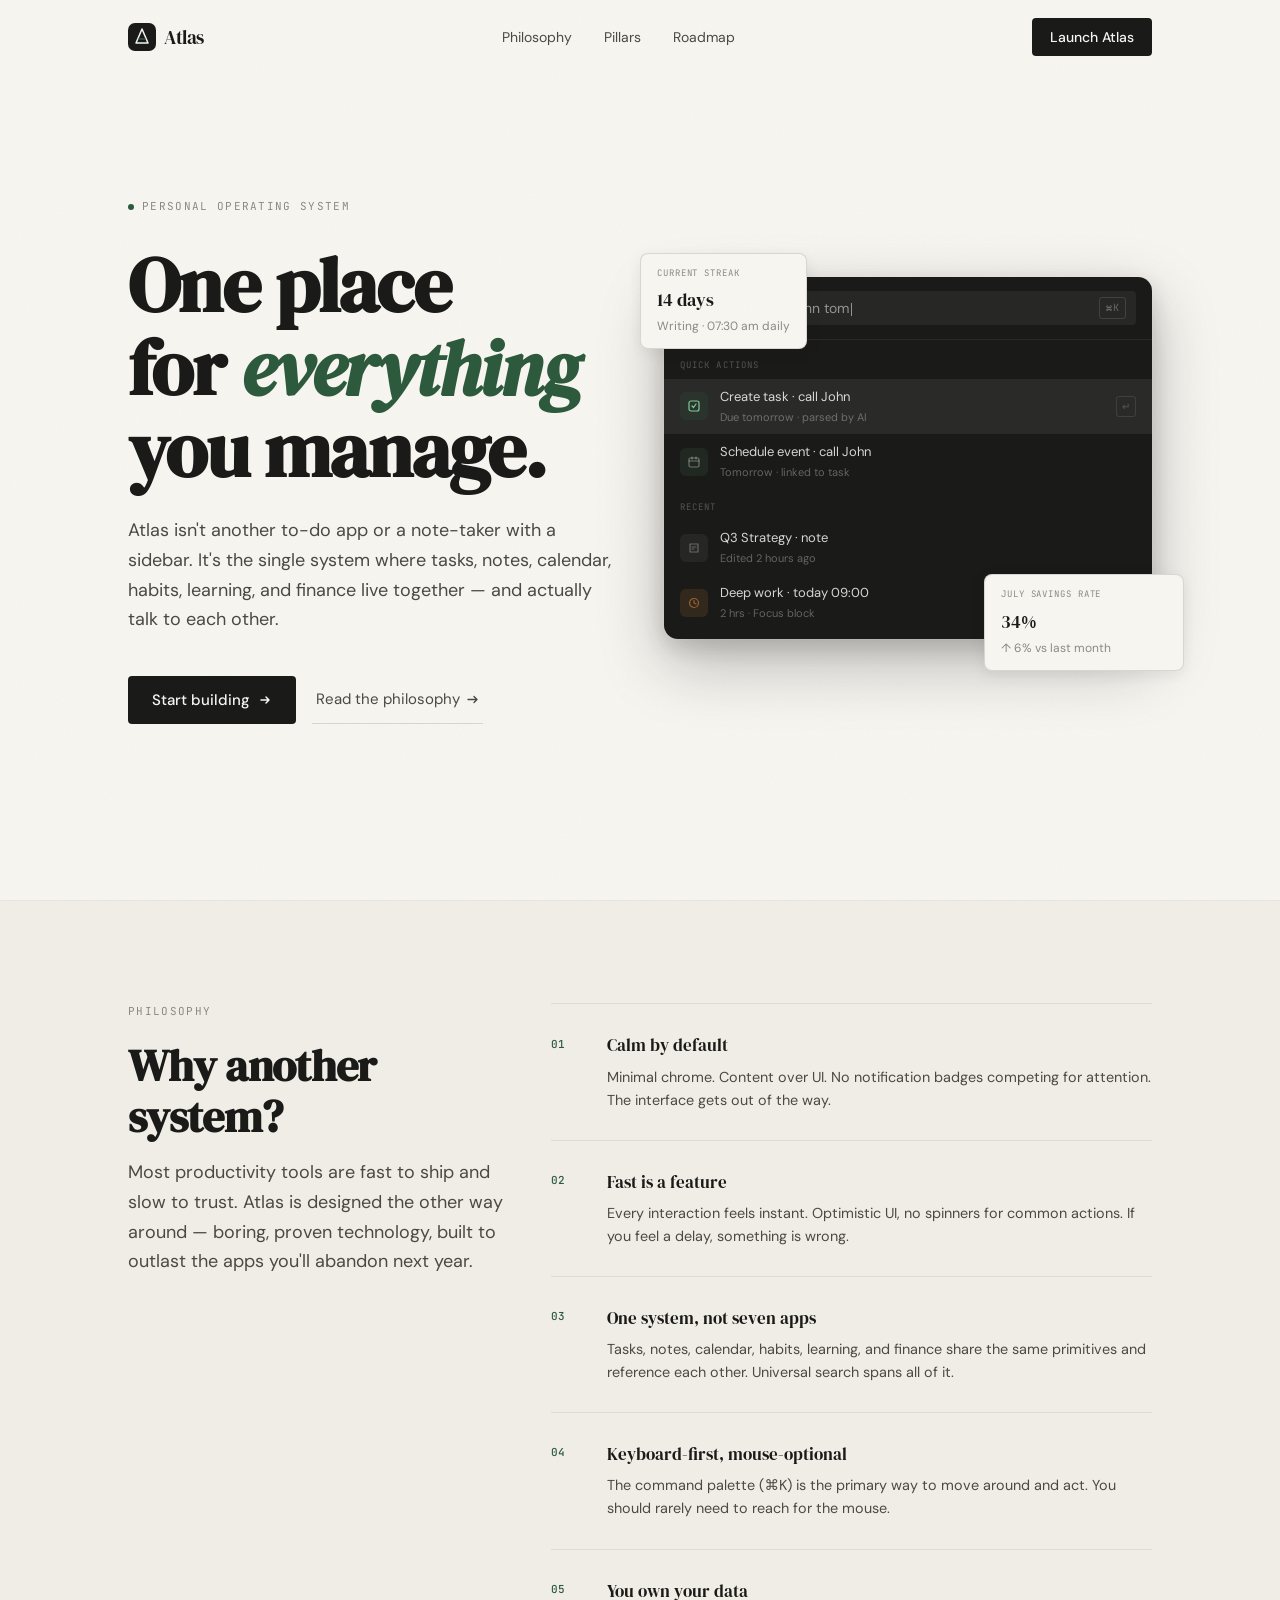
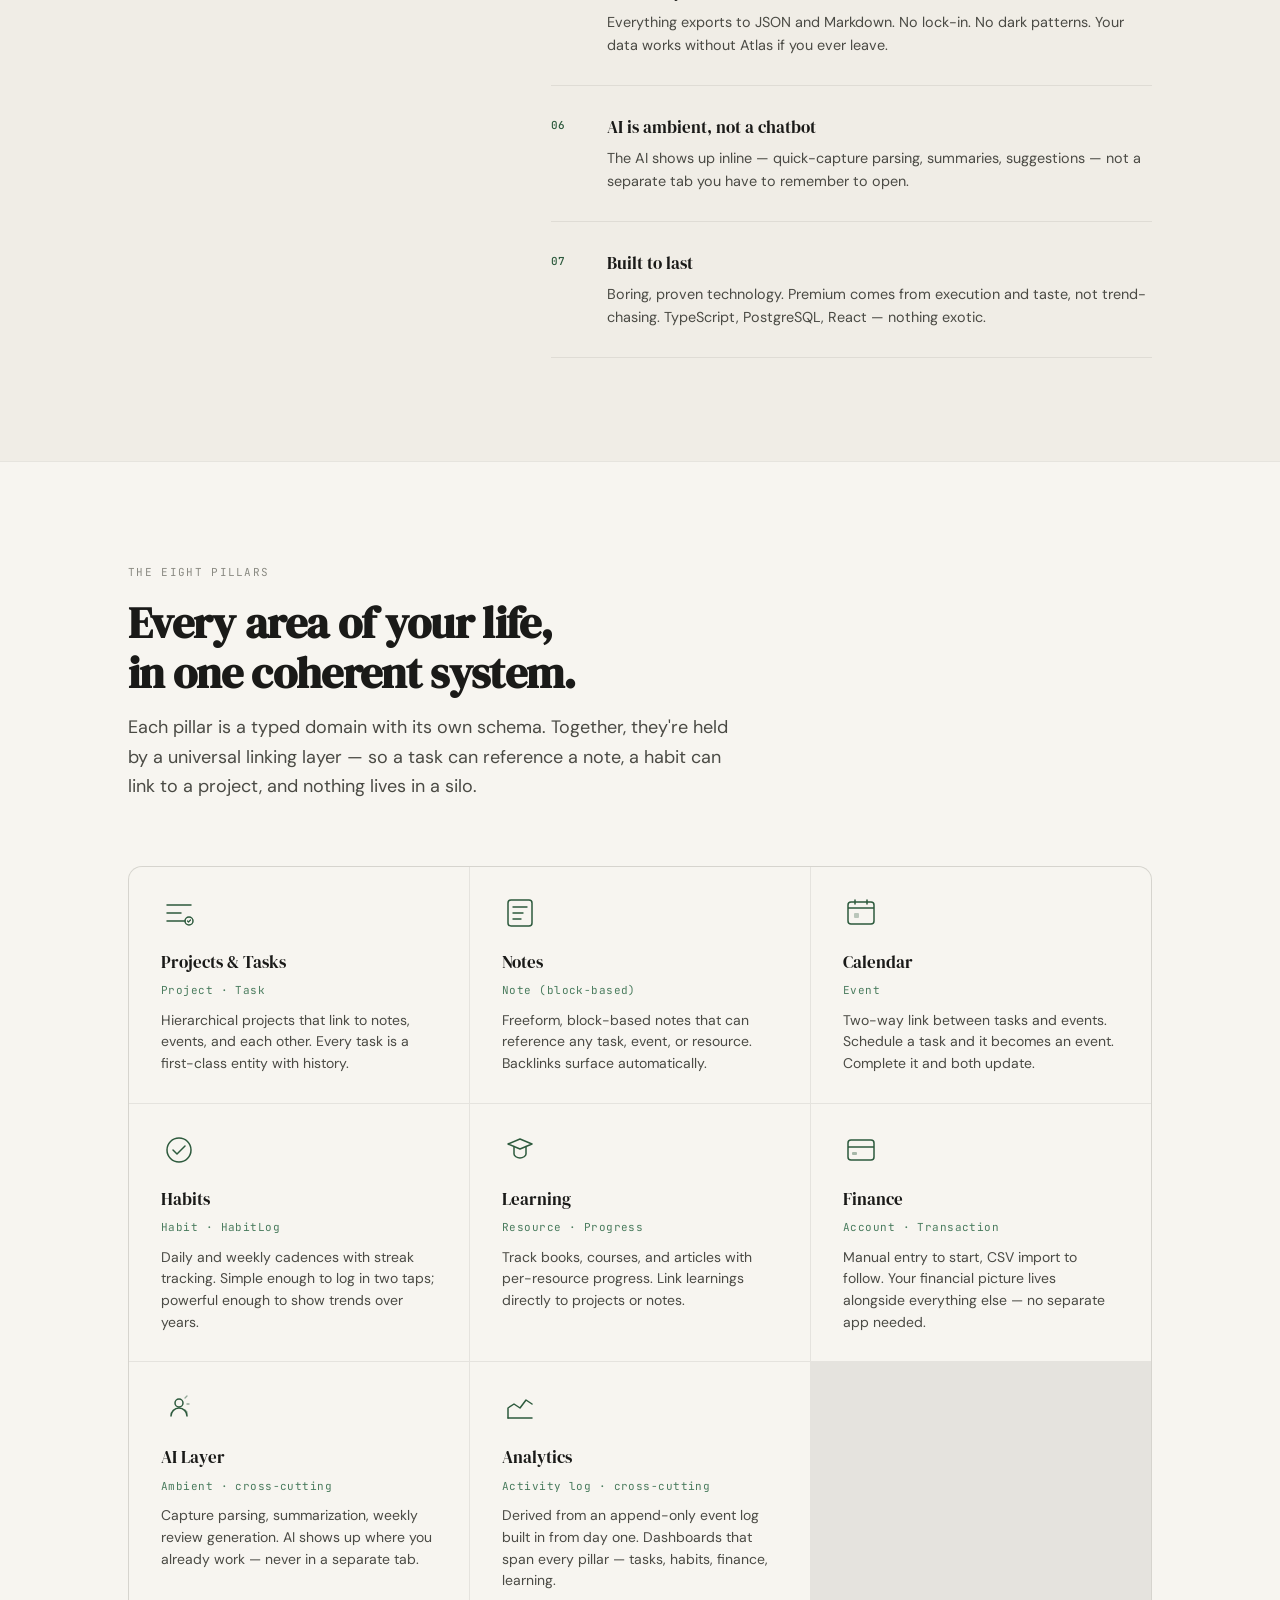
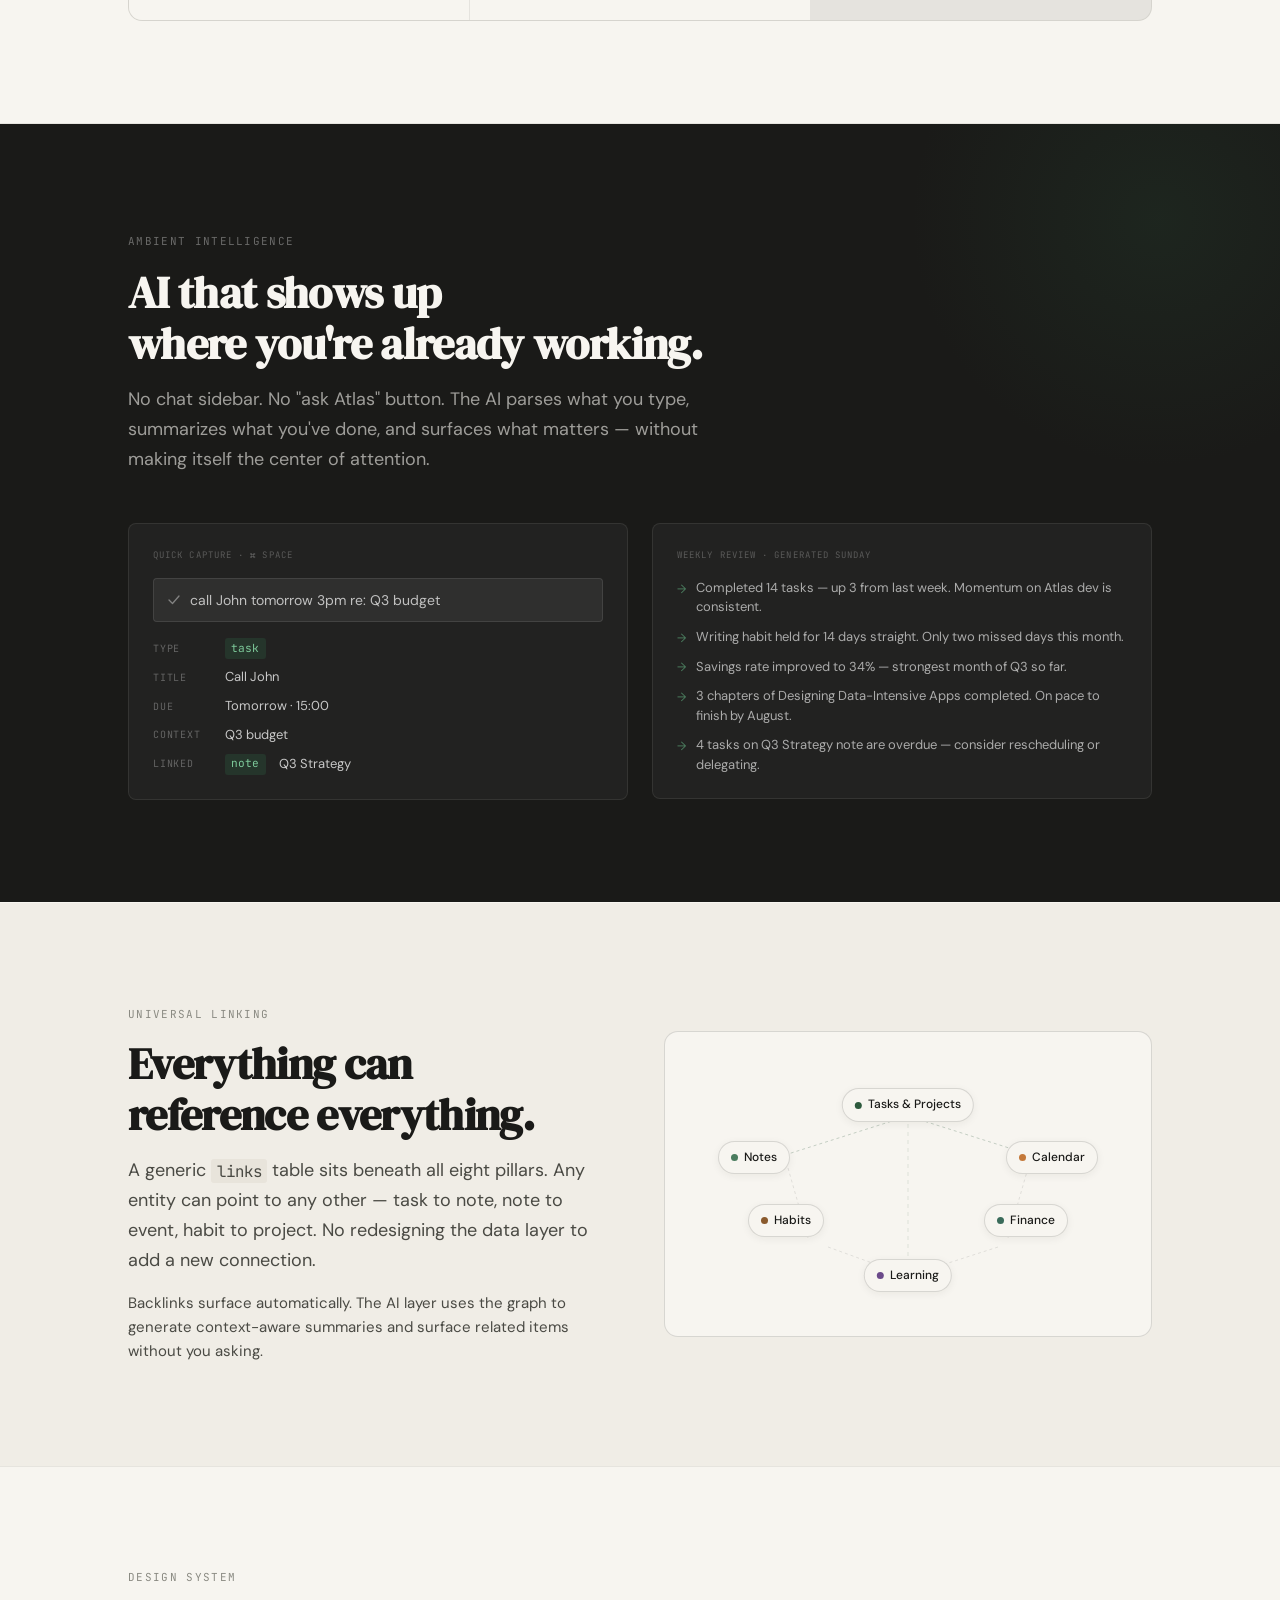
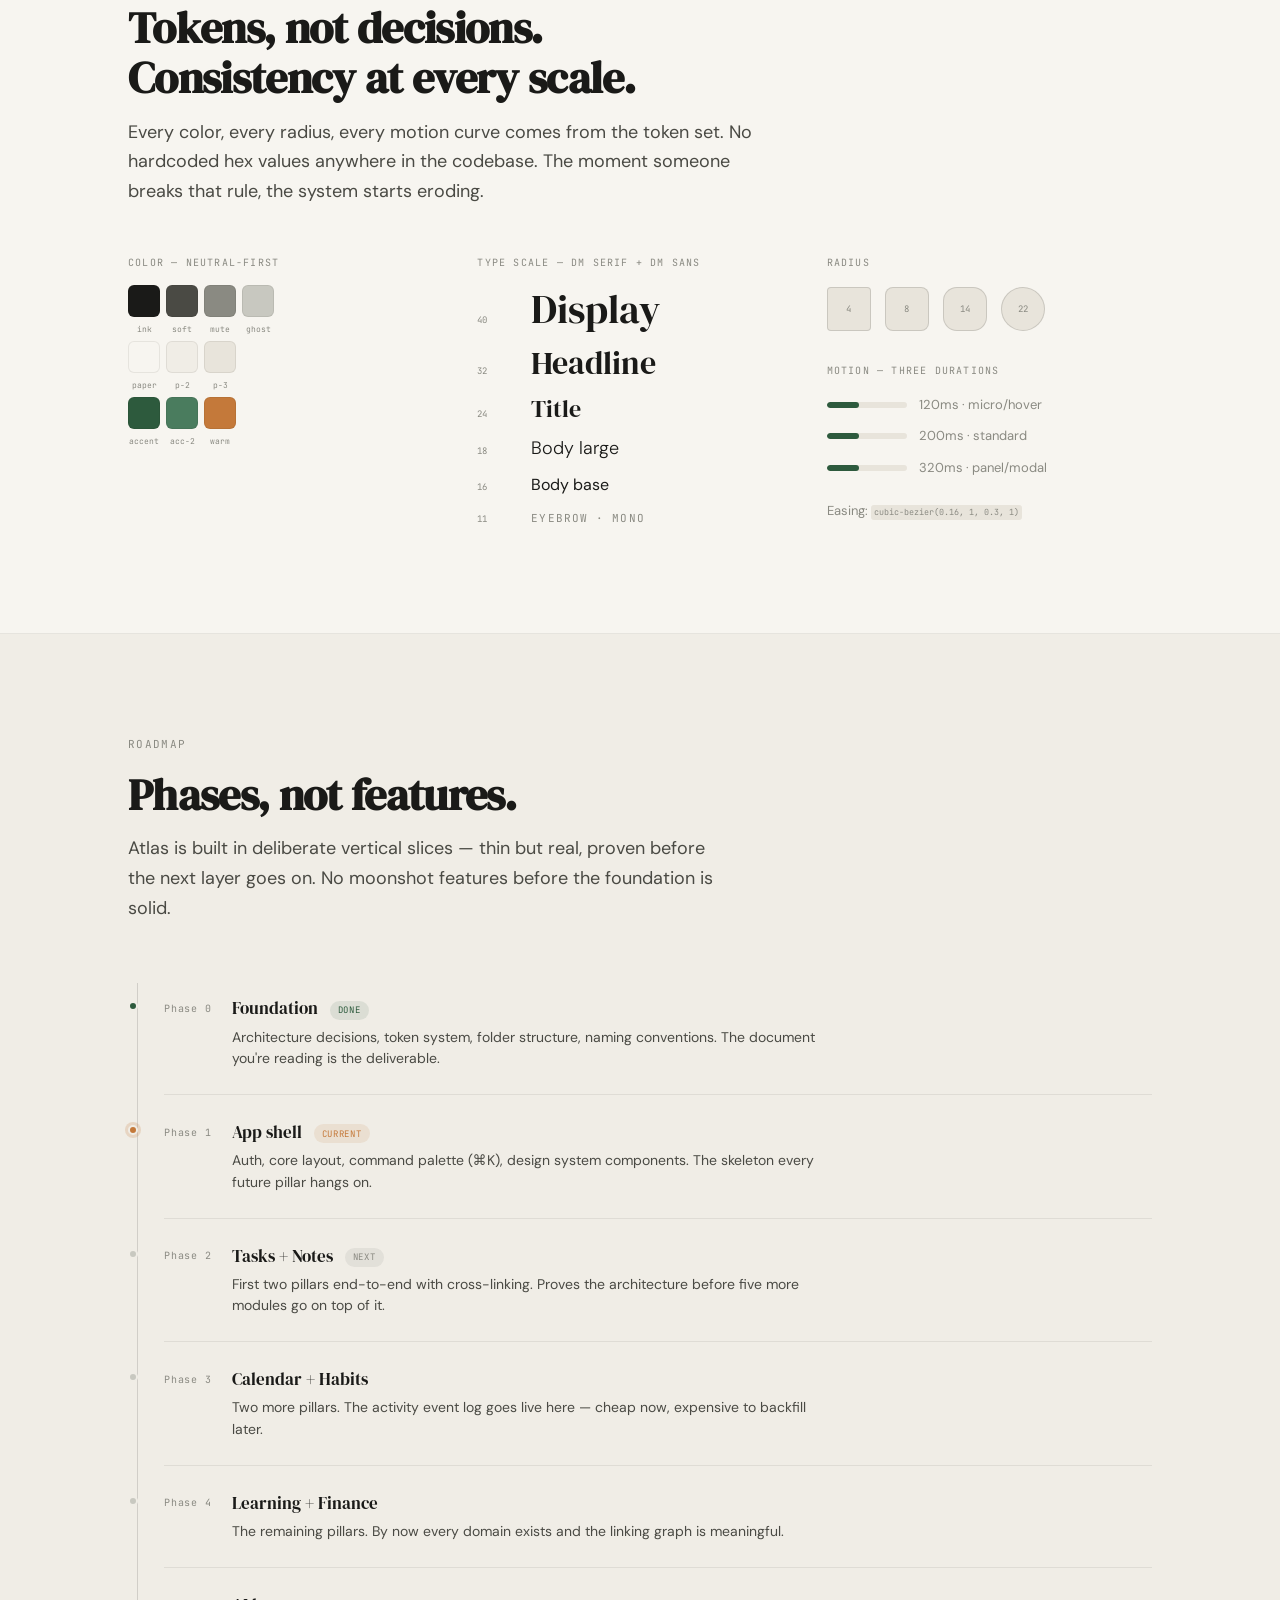
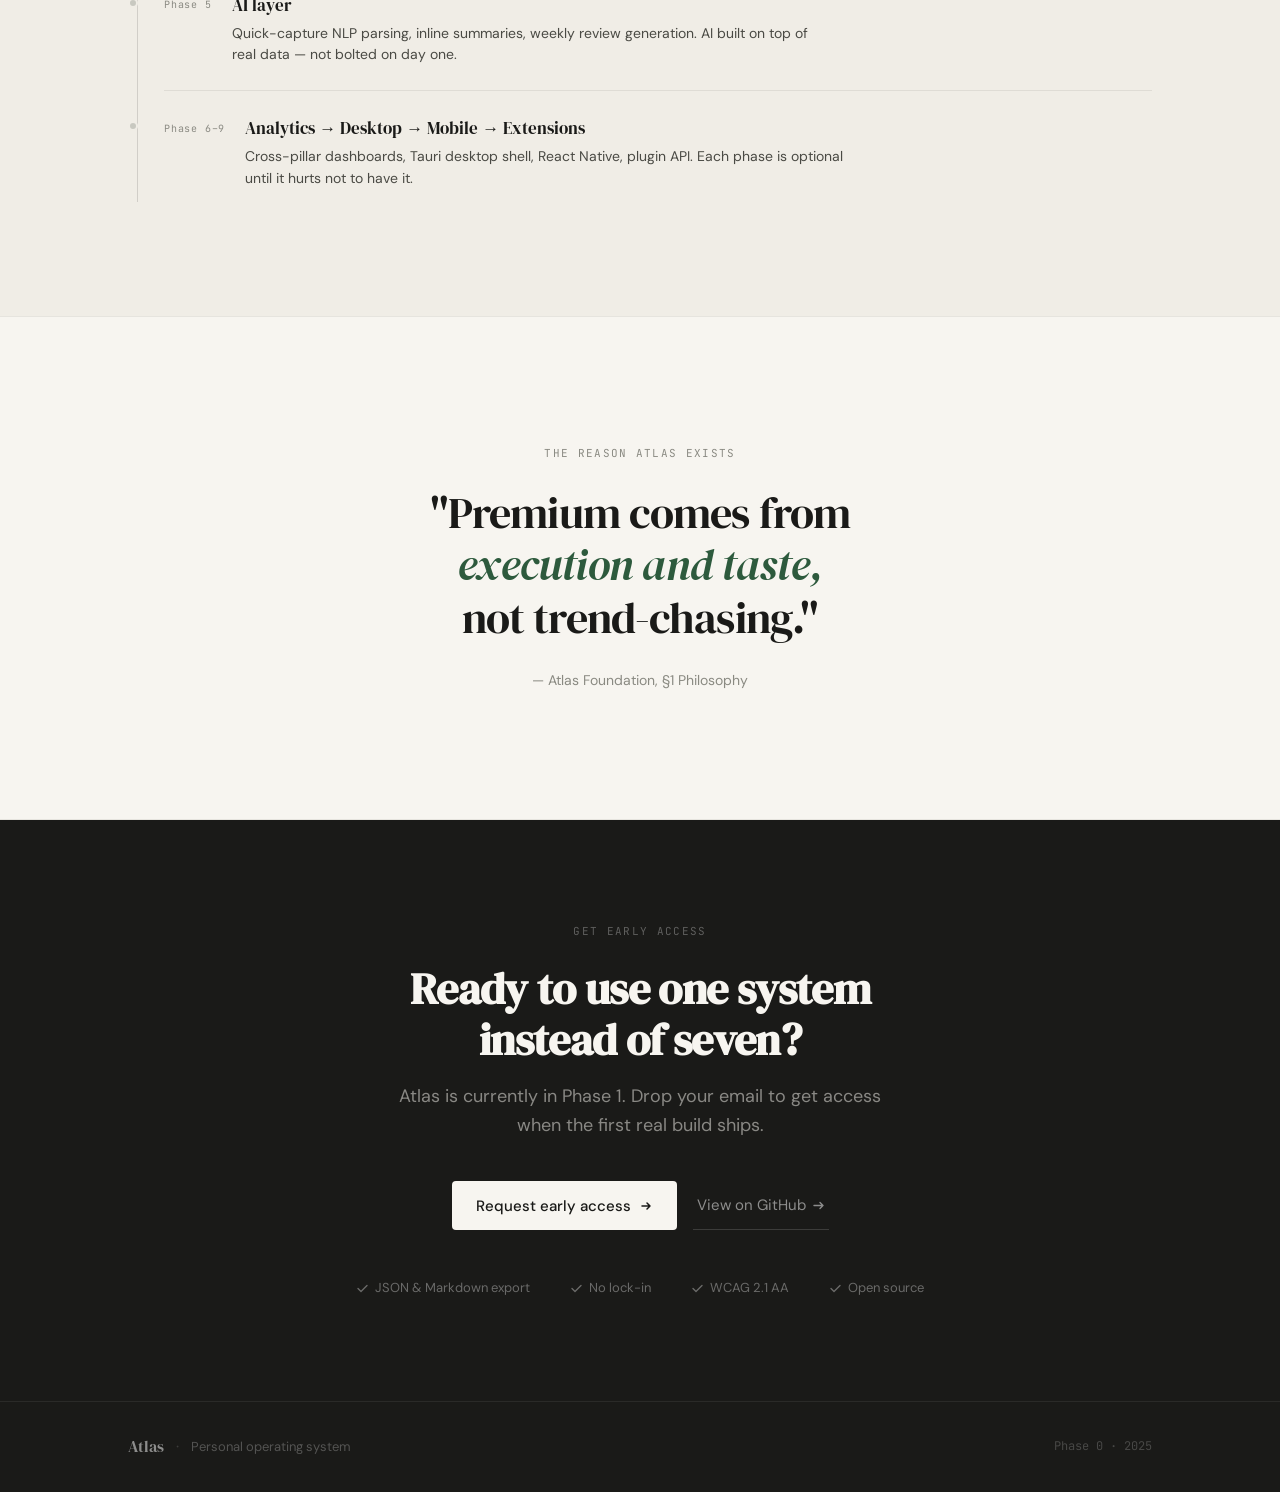
<file: index.html>
<!DOCTYPE html>
<html lang="en">
<head>
  <meta charset="UTF-8" />
  <meta name="viewport" content="width=device-width, initial-scale=1.0" />
  <title>Atlas — Personal Operating System</title>
  <meta name="description" content="One system for tasks, notes, calendar, habits, learning, and finance. Atlas is the personal OS built to last." />
  <link rel="preconnect" href="https://fonts.googleapis.com" />
  <link rel="preconnect" href="https://fonts.gstatic.com" crossorigin />
  <link href="https://fonts.googleapis.com/css2?family=DM+Serif+Display:ital@0;1&family=DM+Sans:ital,opsz,wght@0,9..40,300;0,9..40,400;0,9..40,500;1,9..40,300&family=JetBrains+Mono:wght@400;500&display=swap" rel="stylesheet" />
  <style>
    /* ============================================================
       TOKENS
    ============================================================ */
    :root {
      --ink:       #1a1a18;
      --ink-soft:  #4a4a44;
      --ink-mute:  #8a8a82;
      --ink-ghost: #c8c8c0;

      --paper:     #f7f5f0;
      --paper-2:   #f0ede6;
      --paper-3:   #e8e4db;

      --accent:    #2d5a3d;      /* deep atlas green — cartographic, grounded */
      --accent-2:  #4a7c5e;
      --accent-warm: #c4793a;   /* aged map amber — used sparingly */

      --rule:      rgba(26,26,24,0.08);
      --rule-mid:  rgba(26,26,24,0.14);

      --radius-sm: 4px;
      --radius-md: 8px;
      --radius-lg: 14px;

      --ease-out:   cubic-bezier(0.16, 1, 0.3, 1);
      --ease-in-out: cubic-bezier(0.4, 0, 0.2, 1);

      --font-display: 'DM Serif Display', Georgia, serif;
      --font-body:    'DM Sans', system-ui, sans-serif;
      --font-mono:    'JetBrains Mono', 'Courier New', monospace;

      --max-w: 1120px;
      --col-gap: clamp(1.5rem, 4vw, 3rem);
    }

    /* ============================================================
       RESET
    ============================================================ */
    *, *::before, *::after { box-sizing: border-box; margin: 0; padding: 0; }
    html { scroll-behavior: smooth; font-size: 16px; }
    body {
      font-family: var(--font-body);
      background: var(--paper);
      color: var(--ink);
      line-height: 1.6;
      -webkit-font-smoothing: antialiased;
      overflow-x: hidden;
    }
    img, svg { display: block; max-width: 100%; }
    a { color: inherit; text-decoration: none; }
    button { cursor: pointer; border: none; background: none; font: inherit; }
    ul { list-style: none; }

    /* ============================================================
       REDUCED MOTION
    ============================================================ */
    @media (prefers-reduced-motion: reduce) {
      *, *::before, *::after {
        animation-duration: 0.01ms !important;
        transition-duration: 0.01ms !important;
      }
    }

    /* ============================================================
       LAYOUT UTILITIES
    ============================================================ */
    .container {
      width: 100%;
      max-width: var(--max-w);
      margin-inline: auto;
      padding-inline: clamp(1.25rem, 5vw, 3rem);
    }

    /* ============================================================
       TYPOGRAPHY SCALE
    ============================================================ */
    .t-eyebrow {
      font-family: var(--font-mono);
      font-size: 0.6875rem;
      letter-spacing: 0.12em;
      text-transform: uppercase;
      color: var(--ink-mute);
    }
    .t-display {
      font-family: var(--font-display);
      font-size: clamp(2.75rem, 6vw, 5.25rem);
      line-height: 1.08;
      letter-spacing: -0.02em;
      color: var(--ink);
    }
    .t-headline {
      font-family: var(--font-display);
      font-size: clamp(1.75rem, 3.5vw, 2.75rem);
      line-height: 1.15;
      letter-spacing: -0.015em;
    }
    .t-title {
      font-family: var(--font-display);
      font-size: clamp(1.25rem, 2.5vw, 1.625rem);
      line-height: 1.25;
      letter-spacing: -0.01em;
    }
    .t-body-lg {
      font-size: clamp(1rem, 1.5vw, 1.125rem);
      line-height: 1.65;
      color: var(--ink-soft);
    }
    .t-body {
      font-size: 0.9375rem;
      line-height: 1.6;
      color: var(--ink-soft);
    }
    .t-small {
      font-size: 0.8125rem;
      line-height: 1.5;
      color: var(--ink-mute);
    }

    /* ============================================================
       NAV
    ============================================================ */
    .nav {
      position: fixed;
      top: 0; left: 0; right: 0;
      z-index: 100;
      padding-block: 1.125rem;
      background: rgba(247,245,240,0);
      transition: background 0.3s var(--ease-out), backdrop-filter 0.3s var(--ease-out);
    }
    .nav.scrolled {
      background: rgba(247,245,240,0.88);
      backdrop-filter: blur(12px);
      -webkit-backdrop-filter: blur(12px);
      border-bottom: 1px solid var(--rule);
    }
    .nav__inner {
      display: flex;
      align-items: center;
      justify-content: space-between;
      gap: 2rem;
    }
    .nav__logo {
      display: flex;
      align-items: center;
      gap: 0.5rem;
    }
    .nav__logo-mark {
      width: 28px;
      height: 28px;
      flex-shrink: 0;
    }
    .nav__logo-name {
      font-family: var(--font-display);
      font-size: 1.1875rem;
      letter-spacing: -0.02em;
      color: var(--ink);
    }
    .nav__links {
      display: flex;
      align-items: center;
      gap: 2rem;
    }
    .nav__link {
      font-size: 0.875rem;
      font-weight: 400;
      color: var(--ink-soft);
      transition: color 0.15s;
    }
    .nav__link:hover { color: var(--ink); }
    .nav__cta {
      font-size: 0.875rem;
      font-weight: 500;
      color: var(--paper);
      background: var(--ink);
      padding: 0.5rem 1.125rem;
      border-radius: var(--radius-sm);
      transition: background 0.15s, transform 0.15s;
    }
    .nav__cta:hover { background: var(--accent); transform: translateY(-1px); }

    @media (max-width: 680px) {
      .nav__links { display: none; }
    }

    /* ============================================================
       HERO
    ============================================================ */
    .hero {
      min-height: 100svh;
      display: flex;
      flex-direction: column;
      justify-content: center;
      padding-top: 5rem;
      padding-bottom: 4rem;
      position: relative;
      overflow: hidden;
    }

    /* Subtle topographic texture via SVG */
    .hero::before {
      content: '';
      position: absolute;
      inset: 0;
      background-image: url("data:image/svg+xml,%3Csvg xmlns='http://www.w3.org/2000/svg' width='800' height='800'%3E%3Cfilter id='n'%3E%3CfeTurbulence type='fractalNoise' baseFrequency='0.65' numOctaves='3' stitchTiles='stitch'/%3E%3C/filter%3E%3Crect width='100%25' height='100%25' filter='url(%23n)' opacity='0.025'/%3E%3C/svg%3E");
      pointer-events: none;
    }

    .hero__grid {
      display: grid;
      grid-template-columns: 1fr 1fr;
      gap: var(--col-gap);
      align-items: center;
    }
    .hero__content { position: relative; z-index: 1; }
    .hero__eyebrow {
      display: inline-flex;
      align-items: center;
      gap: 0.5rem;
      margin-bottom: 1.75rem;
      opacity: 0;
      transform: translateY(8px);
      animation: fadeUp 0.6s var(--ease-out) 0.1s forwards;
    }
    .hero__eyebrow-dot {
      width: 6px; height: 6px;
      border-radius: 50%;
      background: var(--accent);
      flex-shrink: 0;
    }
    .hero__heading {
      margin-bottom: 1.5rem;
      opacity: 0;
      transform: translateY(12px);
      animation: fadeUp 0.7s var(--ease-out) 0.2s forwards;
    }
    .hero__heading em {
      font-style: italic;
      color: var(--accent);
    }
    .hero__subtext {
      max-width: 42ch;
      margin-bottom: 2.5rem;
      opacity: 0;
      transform: translateY(10px);
      animation: fadeUp 0.7s var(--ease-out) 0.35s forwards;
    }
    .hero__actions {
      display: flex;
      align-items: center;
      gap: 1rem;
      flex-wrap: wrap;
      opacity: 0;
      transform: translateY(10px);
      animation: fadeUp 0.7s var(--ease-out) 0.5s forwards;
    }
    .btn-primary {
      display: inline-flex;
      align-items: center;
      gap: 0.5rem;
      font-size: 0.9375rem;
      font-weight: 500;
      color: var(--paper);
      background: var(--ink);
      padding: 0.75rem 1.5rem;
      border-radius: var(--radius-sm);
      transition: background 0.15s, transform 0.15s, box-shadow 0.15s;
    }
    .btn-primary:hover {
      background: var(--accent);
      transform: translateY(-2px);
      box-shadow: 0 6px 20px rgba(45,90,61,0.2);
    }
    .btn-ghost {
      display: inline-flex;
      align-items: center;
      gap: 0.375rem;
      font-size: 0.9375rem;
      color: var(--ink-soft);
      padding: 0.75rem 0.25rem;
      border-bottom: 1px solid var(--rule-mid);
      transition: color 0.15s, border-color 0.15s;
    }
    .btn-ghost:hover { color: var(--ink); border-color: var(--ink); }
    .btn-ghost svg { transition: transform 0.2s var(--ease-out); }
    .btn-ghost:hover svg { transform: translateX(3px); }

    /* Hero visual — command palette mock */
    .hero__visual {
      position: relative;
      opacity: 0;
      transform: translateY(16px) scale(0.98);
      animation: fadeUp 0.8s var(--ease-out) 0.45s forwards;
    }
    .hero__palette {
      background: var(--ink);
      border-radius: var(--radius-lg);
      overflow: hidden;
      box-shadow:
        0 0 0 1px rgba(255,255,255,0.06),
        0 24px 64px rgba(26,26,24,0.28),
        0 8px 24px rgba(26,26,24,0.16);
    }
    .palette__header {
      display: flex;
      align-items: center;
      gap: 0.625rem;
      padding: 0.875rem 1rem;
      border-bottom: 1px solid rgba(255,255,255,0.07);
    }
    .palette__dots { display: flex; gap: 0.4rem; }
    .palette__dot {
      width: 10px; height: 10px;
      border-radius: 50%;
    }
    .palette__dot--r { background: #ff5f57; }
    .palette__dot--y { background: #febc2e; }
    .palette__dot--g { background: #28c840; }
    .palette__search {
      flex: 1;
      display: flex;
      align-items: center;
      gap: 0.5rem;
      background: rgba(255,255,255,0.06);
      border-radius: var(--radius-sm);
      padding: 0.375rem 0.625rem;
      font-family: var(--font-body);
      font-size: 0.875rem;
      color: rgba(255,255,255,0.5);
    }
    .palette__search-icon { opacity: 0.4; flex-shrink: 0; }
    .palette__kbd {
      margin-left: auto;
      font-family: var(--font-mono);
      font-size: 0.625rem;
      color: rgba(255,255,255,0.3);
      border: 1px solid rgba(255,255,255,0.12);
      border-radius: 3px;
      padding: 0.125rem 0.375rem;
      letter-spacing: 0.05em;
    }
    .palette__items { padding: 0.5rem 0; }
    .palette__section-label {
      font-family: var(--font-mono);
      font-size: 0.5625rem;
      letter-spacing: 0.12em;
      text-transform: uppercase;
      color: rgba(255,255,255,0.25);
      padding: 0.625rem 1rem 0.375rem;
    }
    .palette__item {
      display: flex;
      align-items: center;
      gap: 0.75rem;
      padding: 0.5rem 1rem;
      transition: background 0.1s;
    }
    .palette__item--active { background: rgba(255,255,255,0.07); }
    .palette__item-icon {
      width: 28px; height: 28px;
      border-radius: 6px;
      display: flex;
      align-items: center;
      justify-content: center;
      flex-shrink: 0;
      font-size: 0.75rem;
    }
    .palette__item-text { flex: 1; }
    .palette__item-name {
      font-size: 0.8125rem;
      color: rgba(255,255,255,0.82);
      font-weight: 400;
    }
    .palette__item-sub {
      font-size: 0.6875rem;
      color: rgba(255,255,255,0.32);
      margin-top: 1px;
    }
    .palette__item-shortcut {
      font-family: var(--font-mono);
      font-size: 0.6rem;
      color: rgba(255,255,255,0.22);
      border: 1px solid rgba(255,255,255,0.1);
      border-radius: 3px;
      padding: 0.1rem 0.3rem;
    }

    /* Animated cursor blink in search */
    .palette__cursor {
      display: inline-block;
      width: 1.5px;
      height: 13px;
      background: rgba(255,255,255,0.5);
      margin-left: 2px;
      animation: blink 1s step-end infinite;
      vertical-align: middle;
    }
    @keyframes blink { 50% { opacity: 0; } }

    /* Floating context cards */
    .hero__float {
      position: absolute;
      background: var(--paper);
      border: 1px solid var(--rule-mid);
      border-radius: var(--radius-md);
      padding: 0.75rem 1rem;
      box-shadow: 0 4px 16px rgba(26,26,24,0.08);
      pointer-events: none;
      opacity: 0;
    }
    .hero__float--1 {
      right: -2rem;
      bottom: -2rem;
      min-width: 200px;
      animation: floatIn 0.7s var(--ease-out) 1s forwards;
    }
    .hero__float--2 {
      left: -1.5rem;
      top: -1.5rem;
      animation: floatIn 0.7s var(--ease-out) 1.2s forwards;
    }
    .float-label {
      font-family: var(--font-mono);
      font-size: 0.5625rem;
      letter-spacing: 0.1em;
      text-transform: uppercase;
      color: var(--ink-mute);
      margin-bottom: 0.375rem;
    }
    .float-value {
      font-family: var(--font-display);
      font-size: 1.125rem;
      color: var(--ink);
    }
    .float-meta {
      font-size: 0.75rem;
      color: var(--ink-mute);
      margin-top: 0.125rem;
    }

    @keyframes fadeUp {
      to { opacity: 1; transform: none; }
    }
    @keyframes floatIn {
      to { opacity: 1; transform: none; }
    }

    @media (max-width: 860px) {
      .hero__grid { grid-template-columns: 1fr; }
      .hero__visual { order: -1; max-width: 480px; margin-inline: auto; }
      .hero__float--1 { right: 0; bottom: -1rem; }
      .hero__float--2 { left: 0; top: -1rem; }
    }

    /* ============================================================
       DIVIDER
    ============================================================ */
    .divider {
      height: 1px;
      background: var(--rule);
    }

    /* ============================================================
       PHILOSOPHY — "NOT A TO-DO APP" SECTION
    ============================================================ */
    .philosophy {
      padding-block: clamp(4rem, 8vw, 7rem);
      background: var(--paper-2);
    }
    .philosophy__inner {
      display: grid;
      grid-template-columns: 1fr 1.6fr;
      gap: var(--col-gap);
      align-items: start;
    }
    .philosophy__left { position: sticky; top: 7rem; }
    .philosophy__eyebrow { margin-bottom: 1.25rem; }
    .philosophy__heading { margin-bottom: 1rem; }
    .philosophy__intro { max-width: 38ch; }

    .philosophy__list { display: flex; flex-direction: column; gap: 0; }
    .philosophy__item {
      display: grid;
      grid-template-columns: 2.5rem 1fr;
      gap: 1rem;
      padding-block: 1.75rem;
      border-bottom: 1px solid var(--rule);
      opacity: 0;
      transform: translateX(12px);
      transition: opacity 0.5s var(--ease-out), transform 0.5s var(--ease-out);
    }
    .philosophy__item.in-view {
      opacity: 1;
      transform: none;
    }
    .philosophy__item:first-child { border-top: 1px solid var(--rule); }
    .philosophy__num {
      font-family: var(--font-mono);
      font-size: 0.6875rem;
      color: var(--accent);
      font-weight: 500;
      padding-top: 0.2rem;
    }
    .philosophy__item-title {
      font-family: var(--font-display);
      font-size: 1.0625rem;
      color: var(--ink);
      margin-bottom: 0.375rem;
    }
    .philosophy__item-body { font-size: 0.9rem; color: var(--ink-soft); line-height: 1.6; }

    @media (max-width: 800px) {
      .philosophy__inner { grid-template-columns: 1fr; }
      .philosophy__left { position: static; }
    }

    /* ============================================================
       PILLARS — ONE SYSTEM
    ============================================================ */
    .pillars {
      padding-block: clamp(4rem, 8vw, 7rem);
    }
    .pillars__header {
      max-width: 56ch;
      margin-bottom: clamp(2.5rem, 5vw, 4rem);
    }
    .pillars__eyebrow { margin-bottom: 1rem; }
    .pillars__heading { margin-bottom: 0.875rem; }

    .pillars__grid {
      display: grid;
      grid-template-columns: repeat(auto-fill, minmax(280px, 1fr));
      gap: 1px;
      background: var(--rule);
      border: 1px solid var(--rule);
      border-radius: var(--radius-lg);
      overflow: hidden;
    }
    .pillar-card {
      background: var(--paper);
      padding: 1.75rem 2rem;
      transition: background 0.2s;
      opacity: 0;
      transform: translateY(8px);
      transition: opacity 0.45s var(--ease-out), transform 0.45s var(--ease-out), background 0.2s;
    }
    .pillar-card.in-view { opacity: 1; transform: none; }
    .pillar-card:hover { background: var(--paper-2); }
    .pillar-card__icon {
      width: 36px; height: 36px;
      margin-bottom: 1.125rem;
      color: var(--accent);
    }
    .pillar-card__name {
      font-family: var(--font-display);
      font-size: 1.0625rem;
      color: var(--ink);
      margin-bottom: 0.375rem;
    }
    .pillar-card__entity {
      font-family: var(--font-mono);
      font-size: 0.6875rem;
      color: var(--accent-2);
      margin-bottom: 0.625rem;
      letter-spacing: 0.04em;
    }
    .pillar-card__desc { font-size: 0.875rem; color: var(--ink-soft); line-height: 1.55; }

    /* ============================================================
       AI — AMBIENT INTELLIGENCE
    ============================================================ */
    .ai-section {
      padding-block: clamp(4rem, 8vw, 7rem);
      background: var(--ink);
      color: var(--paper);
      overflow: hidden;
      position: relative;
    }
    .ai-section::before {
      content: '';
      position: absolute;
      top: -20%;
      right: -10%;
      width: 500px; height: 500px;
      border-radius: 50%;
      background: radial-gradient(circle, rgba(45,90,61,0.18) 0%, transparent 70%);
      pointer-events: none;
    }
    .ai-section .container { position: relative; z-index: 1; }
    .ai-section .t-eyebrow { color: rgba(255,255,255,0.35); }
    .ai-section .t-headline { color: var(--paper); margin-bottom: 1rem; }
    .ai-section .t-body-lg { color: rgba(247,245,240,0.6); max-width: 52ch; margin-bottom: 3rem; }

    .ai-demo {
      display: grid;
      grid-template-columns: 1fr 1fr;
      gap: 1.5rem;
      align-items: start;
    }
    .ai-card {
      background: rgba(255,255,255,0.04);
      border: 1px solid rgba(255,255,255,0.08);
      border-radius: var(--radius-md);
      padding: 1.5rem;
      opacity: 0;
      transform: translateY(12px);
      transition: opacity 0.5s var(--ease-out), transform 0.5s var(--ease-out);
    }
    .ai-card.in-view { opacity: 1; transform: none; }
    .ai-card__label {
      font-family: var(--font-mono);
      font-size: 0.5625rem;
      letter-spacing: 0.12em;
      text-transform: uppercase;
      color: rgba(255,255,255,0.25);
      margin-bottom: 1rem;
    }

    /* Quick capture demo */
    .capture-input {
      display: flex;
      align-items: center;
      gap: 0.625rem;
      background: rgba(255,255,255,0.06);
      border: 1px solid rgba(255,255,255,0.1);
      border-radius: var(--radius-sm);
      padding: 0.625rem 0.875rem;
      font-size: 0.875rem;
      color: rgba(255,255,255,0.7);
      margin-bottom: 1rem;
      font-family: var(--font-body);
    }
    .capture-parsed {
      display: flex;
      flex-direction: column;
      gap: 0.5rem;
    }
    .parsed-row {
      display: flex;
      align-items: center;
      gap: 0.5rem;
      font-size: 0.8125rem;
    }
    .parsed-key {
      font-family: var(--font-mono);
      font-size: 0.625rem;
      color: rgba(255,255,255,0.3);
      min-width: 4rem;
      letter-spacing: 0.08em;
      text-transform: uppercase;
    }
    .parsed-val {
      color: rgba(255,255,255,0.75);
      font-size: 0.8125rem;
    }
    .parsed-tag {
      display: inline-block;
      background: rgba(45,90,61,0.35);
      color: #7dc99a;
      border-radius: 3px;
      padding: 0.1rem 0.4rem;
      font-size: 0.7rem;
      font-family: var(--font-mono);
    }

    /* Summary demo */
    .summary-lines { display: flex; flex-direction: column; gap: 0.625rem; }
    .summary-line {
      display: flex;
      gap: 0.625rem;
      align-items: flex-start;
      font-size: 0.8125rem;
      color: rgba(255,255,255,0.62);
      line-height: 1.5;
    }
    .summary-line::before {
      content: '→';
      color: var(--accent-2);
      flex-shrink: 0;
      font-size: 0.75rem;
      margin-top: 0.1rem;
    }

    @media (max-width: 680px) {
      .ai-demo { grid-template-columns: 1fr; }
    }

    /* ============================================================
       LINK GRAPH — EVERYTHING CONNECTS
    ============================================================ */
    .links-section {
      padding-block: clamp(4rem, 8vw, 7rem);
      background: var(--paper-2);
    }
    .links-section__inner {
      display: grid;
      grid-template-columns: 1fr 1fr;
      gap: var(--col-gap);
      align-items: center;
    }
    .links-section .t-eyebrow { margin-bottom: 1rem; }
    .links-section .t-headline { margin-bottom: 1rem; }
    .links-section .t-body-lg { max-width: 44ch; }

    /* Link graph SVG visual */
    .link-graph {
      position: relative;
      background: var(--paper);
      border: 1px solid var(--rule-mid);
      border-radius: var(--radius-lg);
      padding: 2rem;
      overflow: hidden;
      min-height: 280px;
    }
    .link-graph svg { width: 100%; height: 100%; }

    /* Node pills */
    .graph-nodes {
      position: relative;
      height: 240px;
    }
    .g-node {
      position: absolute;
      display: flex;
      align-items: center;
      gap: 0.4rem;
      background: var(--paper);
      border: 1px solid var(--rule-mid);
      border-radius: 999px;
      padding: 0.375rem 0.75rem;
      font-size: 0.75rem;
      font-weight: 500;
      color: var(--ink);
      box-shadow: 0 2px 8px rgba(26,26,24,0.06);
      cursor: default;
      transition: border-color 0.2s, box-shadow 0.2s;
      white-space: nowrap;
    }
    .g-node:hover {
      border-color: var(--accent);
      box-shadow: 0 2px 12px rgba(45,90,61,0.15);
    }
    .g-node-dot {
      width: 7px; height: 7px;
      border-radius: 50%;
      flex-shrink: 0;
    }
    /* node positions */
    .g-node--task    { top: 10%;  left: 50%;  transform: translateX(-50%); }
    .g-node--note    { top: 32%;  left: 5%; }
    .g-node--event   { top: 32%;  right: 5%; }
    .g-node--habit   { bottom: 28%; left: 12%; }
    .g-node--finance { bottom: 28%; right: 12%; }
    .g-node--learn   { bottom: 5%;  left: 50%; transform: translateX(-50%); }

    /* SVG lines */
    .graph-lines {
      position: absolute;
      inset: 0;
      pointer-events: none;
    }

    @media (max-width: 800px) {
      .links-section__inner { grid-template-columns: 1fr; }
    }

    /* ============================================================
       PRINCIPLES — DESIGN SYSTEM
    ============================================================ */
    .design-section {
      padding-block: clamp(4rem, 8vw, 7rem);
    }
    .design-section__header { margin-bottom: 3rem; }
    .design-section .t-eyebrow { margin-bottom: 1rem; }
    .design-section .t-headline { margin-bottom: 0.75rem; max-width: 44ch; }

    .design-tokens {
      display: grid;
      grid-template-columns: repeat(3, 1fr);
      gap: 1.5rem;
    }
    .token-group__label {
      font-family: var(--font-mono);
      font-size: 0.625rem;
      letter-spacing: 0.12em;
      text-transform: uppercase;
      color: var(--ink-mute);
      margin-bottom: 0.875rem;
    }
    .token-swatches { display: flex; gap: 0.375rem; flex-wrap: wrap; }
    .swatch {
      width: 32px; height: 32px;
      border-radius: 6px;
      border: 1px solid var(--rule);
      flex-shrink: 0;
      position: relative;
    }
    .swatch::after {
      content: attr(data-label);
      position: absolute;
      bottom: -1.25rem;
      left: 50%;
      transform: translateX(-50%);
      font-size: 0.5rem;
      font-family: var(--font-mono);
      color: var(--ink-mute);
      white-space: nowrap;
    }

    .type-scale { display: flex; flex-direction: column; gap: 0.625rem; }
    .type-row {
      display: flex;
      align-items: baseline;
      gap: 0.875rem;
      padding-block: 0.25rem;
    }
    .type-size {
      font-family: var(--font-mono);
      font-size: 0.5625rem;
      color: var(--ink-mute);
      min-width: 2.5rem;
    }
    .type-sample {
      font-family: var(--font-display);
      color: var(--ink);
      line-height: 1;
    }

    .radius-samples { display: flex; gap: 0.875rem; align-items: center; flex-wrap: wrap; }
    .radius-box {
      background: var(--paper-3);
      border: 1px solid var(--rule-mid);
      display: flex;
      align-items: center;
      justify-content: center;
    }
    .radius-box span {
      font-family: var(--font-mono);
      font-size: 0.5625rem;
      color: var(--ink-mute);
    }

    @media (max-width: 780px) {
      .design-tokens { grid-template-columns: 1fr; gap: 2.5rem; }
    }

    /* ============================================================
       ROADMAP
    ============================================================ */
    .roadmap {
      padding-block: clamp(4rem, 8vw, 7rem);
      background: var(--paper-2);
    }
    .roadmap__header { margin-bottom: 3rem; }
    .roadmap .t-eyebrow { margin-bottom: 1rem; }
    .roadmap .t-headline { margin-bottom: 0.75rem; max-width: 44ch; }

    .roadmap__track {
      position: relative;
      padding-left: 2.25rem;
    }
    .roadmap__track::before {
      content: '';
      position: absolute;
      left: 0.5625rem;
      top: 0.75rem;
      bottom: 0.75rem;
      width: 1px;
      background: var(--rule-mid);
    }

    .roadmap__phase {
      position: relative;
      display: grid;
      grid-template-columns: auto 1fr;
      gap: 1.25rem;
      padding-block: 1.5rem;
      opacity: 0;
      transform: translateX(-10px);
      transition: opacity 0.5s var(--ease-out), transform 0.5s var(--ease-out);
    }
    .roadmap__phase.in-view { opacity: 1; transform: none; }
    .roadmap__phase:not(:last-child) {
      border-bottom: 1px solid var(--rule);
    }
    .roadmap__dot-wrap {
      position: absolute;
      left: -2.25rem;
      top: 1.875rem;
      display: flex;
      align-items: center;
      justify-content: center;
    }
    .roadmap__dot {
      width: 10px; height: 10px;
      border-radius: 50%;
      border: 2px solid var(--paper-2);
      flex-shrink: 0;
    }
    .roadmap__dot--done    { background: var(--accent); border-color: var(--paper-2); }
    .roadmap__dot--active  { background: var(--accent-warm); border-color: var(--paper-2); box-shadow: 0 0 0 3px rgba(196,121,58,0.2); }
    .roadmap__dot--pending { background: var(--ink-ghost); border-color: var(--paper-2); }

    .roadmap__phase-num {
      font-family: var(--font-mono);
      font-size: 0.625rem;
      color: var(--ink-mute);
      letter-spacing: 0.08em;
      padding-top: 0.35rem;
      white-space: nowrap;
    }
    .roadmap__phase-title {
      font-family: var(--font-display);
      font-size: 1.0625rem;
      color: var(--ink);
      margin-bottom: 0.25rem;
    }
    .roadmap__phase-desc { font-size: 0.875rem; color: var(--ink-soft); line-height: 1.55; max-width: 60ch; }
    .roadmap__badge {
      display: inline-flex;
      align-items: center;
      font-family: var(--font-mono);
      font-size: 0.5625rem;
      letter-spacing: 0.08em;
      text-transform: uppercase;
      border-radius: 999px;
      padding: 0.15rem 0.5rem;
      margin-left: 0.5rem;
      vertical-align: middle;
    }
    .roadmap__badge--done   { background: rgba(45,90,61,0.1); color: var(--accent); }
    .roadmap__badge--active { background: rgba(196,121,58,0.12); color: var(--accent-warm); }
    .roadmap__badge--next   { background: rgba(26,26,24,0.06); color: var(--ink-mute); }

    /* ============================================================
       PRINCIPLES — MANIFESTO
    ============================================================ */
    .manifesto {
      padding-block: clamp(5rem, 10vw, 9rem);
      text-align: center;
    }
    .manifesto .t-eyebrow { margin-bottom: 1.5rem; display: block; }
    .manifesto__quote {
      font-family: var(--font-display);
      font-size: clamp(1.5rem, 3.5vw, 2.75rem);
      line-height: 1.2;
      color: var(--ink);
      letter-spacing: -0.02em;
      max-width: 22ch;
      margin-inline: auto;
      margin-bottom: 1.5rem;
    }
    .manifesto__quote em {
      font-style: italic;
      color: var(--accent);
    }
    .manifesto__attr {
      font-size: 0.875rem;
      color: var(--ink-mute);
    }

    /* ============================================================
       CTA
    ============================================================ */
    .cta-section {
      padding-block: clamp(4rem, 8vw, 7rem);
      background: var(--ink);
      color: var(--paper);
      text-align: center;
    }
    .cta-section .t-eyebrow { color: rgba(255,255,255,0.3); display: block; margin-bottom: 1.5rem; }
    .cta-section .t-headline { color: var(--paper); margin-bottom: 1rem; }
    .cta-section .t-body-lg { color: rgba(247,245,240,0.5); margin-bottom: 2.5rem; max-width: 44ch; margin-inline: auto; }

    .cta-actions {
      display: flex;
      justify-content: center;
      gap: 1rem;
      flex-wrap: wrap;
      margin-bottom: 3rem;
    }
    .btn-primary-inv {
      display: inline-flex;
      align-items: center;
      gap: 0.5rem;
      font-size: 0.9375rem;
      font-weight: 500;
      color: var(--ink);
      background: var(--paper);
      padding: 0.75rem 1.5rem;
      border-radius: var(--radius-sm);
      transition: background 0.15s, transform 0.15s;
    }
    .btn-primary-inv:hover { background: #e8e4db; transform: translateY(-2px); }
    .btn-ghost-inv {
      display: inline-flex;
      align-items: center;
      gap: 0.375rem;
      font-size: 0.9375rem;
      color: rgba(255,255,255,0.5);
      padding: 0.75rem 0.25rem;
      border-bottom: 1px solid rgba(255,255,255,0.15);
      transition: color 0.15s, border-color 0.15s;
    }
    .btn-ghost-inv:hover { color: var(--paper); border-color: rgba(255,255,255,0.4); }

    .cta-principles {
      display: flex;
      justify-content: center;
      gap: 2.5rem;
      flex-wrap: wrap;
    }
    .cta-principle {
      display: flex;
      align-items: center;
      gap: 0.375rem;
      font-size: 0.8125rem;
      color: rgba(255,255,255,0.35);
    }
    .cta-principle svg { flex-shrink: 0; }

    /* ============================================================
       FOOTER
    ============================================================ */
    .footer {
      padding-block: 2rem;
      border-top: 1px solid rgba(255,255,255,0.07);
      background: var(--ink);
    }
    .footer__inner {
      display: flex;
      align-items: center;
      justify-content: space-between;
      gap: 1.5rem;
      flex-wrap: wrap;
    }
    .footer__left {
      display: flex;
      align-items: center;
      gap: 0.75rem;
    }
    .footer__logo {
      font-family: var(--font-display);
      font-size: 1rem;
      color: rgba(255,255,255,0.5);
    }
    .footer__sep {
      color: rgba(255,255,255,0.15);
    }
    .footer__tagline {
      font-size: 0.8125rem;
      color: rgba(255,255,255,0.25);
    }
    .footer__right {
      font-size: 0.75rem;
      color: rgba(255,255,255,0.2);
      font-family: var(--font-mono);
    }

    /* ============================================================
       SCROLL ANIMATIONS UTILITY
    ============================================================ */
    .reveal {
      opacity: 0;
      transform: translateY(10px);
      transition: opacity 0.55s var(--ease-out), transform 0.55s var(--ease-out);
    }
    .reveal.in-view { opacity: 1; transform: none; }

    /* stagger delays */
    .stagger-1 { transition-delay: 0.05s; }
    .stagger-2 { transition-delay: 0.1s; }
    .stagger-3 { transition-delay: 0.15s; }
    .stagger-4 { transition-delay: 0.2s; }
    .stagger-5 { transition-delay: 0.25s; }
    .stagger-6 { transition-delay: 0.3s; }
    .stagger-7 { transition-delay: 0.35s; }
    .stagger-8 { transition-delay: 0.4s; }
  </style>
</head>
<body>

  <!-- ============================================================
       NAV
  ============================================================ -->
  <nav class="nav" id="nav" role="navigation" aria-label="Primary">
    <div class="container">
      <div class="nav__inner">
        <a href="/" class="nav__logo" aria-label="Atlas home">
          <!-- Atlas logomark: stylized A / cartographic pin -->
          <svg class="nav__logo-mark" viewBox="0 0 28 28" fill="none" aria-hidden="true">
            <rect width="28" height="28" rx="7" fill="#1a1a18"/>
            <path d="M14 6L20 20H8L14 6Z" stroke="#f7f5f0" stroke-width="1.5" fill="none" stroke-linejoin="round"/>
            <line x1="10.5" y1="16" x2="17.5" y2="16" stroke="#2d5a3d" stroke-width="1.5"/>
          </svg>
          <span class="nav__logo-name">Atlas</span>
        </a>

        <ul class="nav__links" role="list">
          <li><a href="#philosophy" class="nav__link">Philosophy</a></li>
          <li><a href="#pillars" class="nav__link">Pillars</a></li>
          <li><a href="#roadmap" class="nav__link">Roadmap</a></li>
        </ul>

        <a href="app/index.html" class="nav__cta">Launch Atlas</a>
      </div>
    </div>
  </nav>

  <!-- ============================================================
       HERO
  ============================================================ -->
  <section class="hero" aria-labelledby="hero-heading">
    <div class="container">
      <div class="hero__grid">

        <!-- Left: copy -->
        <div class="hero__content">
          <div class="hero__eyebrow">
            <span class="hero__eyebrow-dot" aria-hidden="true"></span>
            <span class="t-eyebrow">Personal operating system</span>
          </div>

          <h1 class="t-display hero__heading" id="hero-heading">
            One place<br>for <em>everything</em><br>you manage.
          </h1>

          <p class="t-body-lg hero__subtext">
            Atlas isn't another to-do app or a note-taker with a sidebar. It's the single system where tasks, notes, calendar, habits, learning, and finance live together — and actually talk to each other.
          </p>

          <div class="hero__actions">
            <a href="#app/index.html" class="btn-primary">
              Start building
              <svg width="14" height="14" viewBox="0 0 14 14" fill="none" aria-hidden="true">
                <path d="M3 7h8M8 4l3 3-3 3" stroke="currentColor" stroke-width="1.5" stroke-linecap="round" stroke-linejoin="round"/>
              </svg>
            </a>
            <a href="#philosophy" class="btn-ghost">
              Read the philosophy
              <svg width="13" height="13" viewBox="0 0 13 13" fill="none" aria-hidden="true">
                <path d="M2 6.5h9M8 3.5l3 3-3 3" stroke="currentColor" stroke-width="1.4" stroke-linecap="round" stroke-linejoin="round"/>
              </svg>
            </a>
          </div>
        </div>

        <!-- Right: command palette mockup -->
        <div class="hero__visual">
          <!-- Floating context: streak -->
          <div class="hero__float hero__float--2" aria-hidden="true">
            <div class="float-label">Current streak</div>
            <div class="float-value">14 days</div>
            <div class="float-meta">Writing · 07:30 am daily</div>
          </div>

          <div class="hero__palette" role="img" aria-label="Atlas command palette interface preview">
            <div class="palette__header">
              <div class="palette__dots" aria-hidden="true">
                <div class="palette__dot palette__dot--r"></div>
                <div class="palette__dot palette__dot--y"></div>
                <div class="palette__dot palette__dot--g"></div>
              </div>
              <div class="palette__search">
                <svg class="palette__search-icon" width="12" height="12" viewBox="0 0 12 12" fill="none" aria-hidden="true">
                  <circle cx="5" cy="5" r="3.5" stroke="rgba(255,255,255,0.5)" stroke-width="1.2"/>
                  <path d="M7.5 7.5L10 10" stroke="rgba(255,255,255,0.5)" stroke-width="1.2" stroke-linecap="round"/>
                </svg>
                <span>call John tom<span class="palette__cursor"></span></span>
                <span class="palette__kbd">⌘K</span>
              </div>
            </div>

            <div class="palette__items">
              <div class="palette__section-label">Quick actions</div>

              <div class="palette__item palette__item--active">
                <div class="palette__item-icon" style="background:rgba(45,90,61,0.2);">
                  <svg width="12" height="12" viewBox="0 0 12 12" fill="none" aria-hidden="true">
                    <rect x="1" y="1" width="10" height="10" rx="2" stroke="#7dc99a" stroke-width="1.2"/>
                    <path d="M4 6l1.5 1.5L8 4" stroke="#7dc99a" stroke-width="1.2" stroke-linecap="round" stroke-linejoin="round"/>
                  </svg>
                </div>
                <div class="palette__item-text">
                  <div class="palette__item-name">Create task · call John</div>
                  <div class="palette__item-sub">Due tomorrow · parsed by AI</div>
                </div>
                <span class="palette__item-shortcut">↵</span>
              </div>

              <div class="palette__item">
                <div class="palette__item-icon" style="background:rgba(74,124,94,0.15);">
                  <svg width="12" height="12" viewBox="0 0 12 12" fill="none" aria-hidden="true">
                    <rect x="1" y="2" width="10" height="9" rx="1.5" stroke="rgba(255,255,255,0.35)" stroke-width="1.2"/>
                    <path d="M4 1v2M8 1v2M1 5h10" stroke="rgba(255,255,255,0.35)" stroke-width="1.2" stroke-linecap="round"/>
                  </svg>
                </div>
                <div class="palette__item-text">
                  <div class="palette__item-name">Schedule event · call John</div>
                  <div class="palette__item-sub">Tomorrow · linked to task</div>
                </div>
              </div>

              <div class="palette__section-label">Recent</div>

              <div class="palette__item">
                <div class="palette__item-icon" style="background:rgba(255,255,255,0.05);">
                  <svg width="12" height="12" viewBox="0 0 12 12" fill="none" aria-hidden="true">
                    <path d="M2 2h8v8H2z" stroke="rgba(255,255,255,0.3)" stroke-width="1.2" stroke-linejoin="round"/>
                    <path d="M4 5h4M4 7h2" stroke="rgba(255,255,255,0.3)" stroke-width="1.2" stroke-linecap="round"/>
                  </svg>
                </div>
                <div class="palette__item-text">
                  <div class="palette__item-name">Q3 Strategy · note</div>
                  <div class="palette__item-sub">Edited 2 hours ago</div>
                </div>
              </div>

              <div class="palette__item">
                <div class="palette__item-icon" style="background:rgba(196,121,58,0.15);">
                  <svg width="12" height="12" viewBox="0 0 12 12" fill="none" aria-hidden="true">
                    <circle cx="6" cy="6" r="4.5" stroke="rgba(196,121,58,0.7)" stroke-width="1.2"/>
                    <path d="M6 3.5V6l2 1" stroke="rgba(196,121,58,0.7)" stroke-width="1.2" stroke-linecap="round"/>
                  </svg>
                </div>
                <div class="palette__item-text">
                  <div class="palette__item-name">Deep work · today 09:00</div>
                  <div class="palette__item-sub">2 hrs · Focus block</div>
                </div>
              </div>
            </div>
          </div>

          <!-- Floating context: finance -->
          <div class="hero__float hero__float--1" aria-hidden="true">
            <div class="float-label">July savings rate</div>
            <div class="float-value">34%</div>
            <div class="float-meta">↑ 6% vs last month</div>
          </div>
        </div>

      </div>
    </div>
  </section>

  <div class="divider"></div>

  <!-- ============================================================
       PHILOSOPHY
  ============================================================ -->
  <section class="philosophy" id="philosophy" aria-labelledby="philosophy-heading">
    <div class="container">
      <div class="philosophy__inner">

        <div class="philosophy__left reveal">
          <p class="t-eyebrow philosophy__eyebrow">Philosophy</p>
          <h2 class="t-headline philosophy__heading" id="philosophy-heading">
            Why another system?
          </h2>
          <p class="t-body-lg philosophy__intro">
            Most productivity tools are fast to ship and slow to trust. Atlas is designed the other way around — boring, proven technology, built to outlast the apps you'll abandon next year.
          </p>
        </div>

        <ul class="philosophy__list" role="list">
          <li class="philosophy__item">
            <span class="philosophy__num">01</span>
            <div>
              <div class="philosophy__item-title">Calm by default</div>
              <p class="philosophy__item-body">Minimal chrome. Content over UI. No notification badges competing for attention. The interface gets out of the way.</p>
            </div>
          </li>
          <li class="philosophy__item">
            <span class="philosophy__num">02</span>
            <div>
              <div class="philosophy__item-title">Fast is a feature</div>
              <p class="philosophy__item-body">Every interaction feels instant. Optimistic UI, no spinners for common actions. If you feel a delay, something is wrong.</p>
            </div>
          </li>
          <li class="philosophy__item">
            <span class="philosophy__num">03</span>
            <div>
              <div class="philosophy__item-title">One system, not seven apps</div>
              <p class="philosophy__item-body">Tasks, notes, calendar, habits, learning, and finance share the same primitives and reference each other. Universal search spans all of it.</p>
            </div>
          </li>
          <li class="philosophy__item">
            <span class="philosophy__num">04</span>
            <div>
              <div class="philosophy__item-title">Keyboard-first, mouse-optional</div>
              <p class="philosophy__item-body">The command palette (⌘K) is the primary way to move around and act. You should rarely need to reach for the mouse.</p>
            </div>
          </li>
          <li class="philosophy__item">
            <span class="philosophy__num">05</span>
            <div>
              <div class="philosophy__item-title">You own your data</div>
              <p class="philosophy__item-body">Everything exports to JSON and Markdown. No lock-in. No dark patterns. Your data works without Atlas if you ever leave.</p>
            </div>
          </li>
          <li class="philosophy__item">
            <span class="philosophy__num">06</span>
            <div>
              <div class="philosophy__item-title">AI is ambient, not a chatbot</div>
              <p class="philosophy__item-body">The AI shows up inline — quick-capture parsing, summaries, suggestions — not a separate tab you have to remember to open.</p>
            </div>
          </li>
          <li class="philosophy__item">
            <span class="philosophy__num">07</span>
            <div>
              <div class="philosophy__item-title">Built to last</div>
              <p class="philosophy__item-body">Boring, proven technology. Premium comes from execution and taste, not trend-chasing. TypeScript, PostgreSQL, React — nothing exotic.</p>
            </div>
          </li>
        </ul>

      </div>
    </div>
  </section>

  <div class="divider"></div>

  <!-- ============================================================
       PILLARS
  ============================================================ -->
  <section class="pillars" id="pillars" aria-labelledby="pillars-heading">
    <div class="container">

      <div class="pillars__header reveal">
        <p class="t-eyebrow pillars__eyebrow">The eight pillars</p>
        <h2 class="t-headline pillars__heading" id="pillars-heading">
          Every area of your life,<br>in one coherent system.
        </h2>
        <p class="t-body-lg">
          Each pillar is a typed domain with its own schema. Together, they're held by a universal linking layer — so a task can reference a note, a habit can link to a project, and nothing lives in a silo.
        </p>
      </div>

      <div class="pillars__grid" role="list">

        <!-- Projects -->
        <article class="pillar-card stagger-1" role="listitem">
          <svg class="pillar-card__icon" viewBox="0 0 36 36" fill="none" aria-hidden="true">
            <path d="M6 10h24M6 18h14M6 26h18" stroke="currentColor" stroke-width="1.5" stroke-linecap="round"/>
            <circle cx="28" cy="26" r="4" stroke="currentColor" stroke-width="1.5"/>
            <path d="M26.5 26l1 1 2-2" stroke="currentColor" stroke-width="1.2" stroke-linecap="round" stroke-linejoin="round"/>
          </svg>
          <div class="pillar-card__name">Projects &amp; Tasks</div>
          <div class="pillar-card__entity">Project · Task</div>
          <p class="pillar-card__desc">Hierarchical projects that link to notes, events, and each other. Every task is a first-class entity with history.</p>
        </article>

        <!-- Notes -->
        <article class="pillar-card stagger-2" role="listitem">
          <svg class="pillar-card__icon" viewBox="0 0 36 36" fill="none" aria-hidden="true">
            <rect x="6" y="5" width="24" height="26" rx="3" stroke="currentColor" stroke-width="1.5"/>
            <path d="M11 12h14M11 18h10M11 24h8" stroke="currentColor" stroke-width="1.4" stroke-linecap="round"/>
          </svg>
          <div class="pillar-card__name">Notes</div>
          <div class="pillar-card__entity">Note (block-based)</div>
          <p class="pillar-card__desc">Freeform, block-based notes that can reference any task, event, or resource. Backlinks surface automatically.</p>
        </article>

        <!-- Calendar -->
        <article class="pillar-card stagger-3" role="listitem">
          <svg class="pillar-card__icon" viewBox="0 0 36 36" fill="none" aria-hidden="true">
            <rect x="5" y="7" width="26" height="22" rx="3" stroke="currentColor" stroke-width="1.5"/>
            <path d="M5 13h26" stroke="currentColor" stroke-width="1.5"/>
            <path d="M12 5v4M24 5v4" stroke="currentColor" stroke-width="1.5" stroke-linecap="round"/>
            <rect x="11" y="18" width="5" height="5" rx="1" fill="currentColor" opacity="0.3"/>
          </svg>
          <div class="pillar-card__name">Calendar</div>
          <div class="pillar-card__entity">Event</div>
          <p class="pillar-card__desc">Two-way link between tasks and events. Schedule a task and it becomes an event. Complete it and both update.</p>
        </article>

        <!-- Habits -->
        <article class="pillar-card stagger-4" role="listitem">
          <svg class="pillar-card__icon" viewBox="0 0 36 36" fill="none" aria-hidden="true">
            <circle cx="18" cy="18" r="12" stroke="currentColor" stroke-width="1.5"/>
            <path d="M12 18l4 4 8-8" stroke="currentColor" stroke-width="1.5" stroke-linecap="round" stroke-linejoin="round"/>
          </svg>
          <div class="pillar-card__name">Habits</div>
          <div class="pillar-card__entity">Habit · HabitLog</div>
          <p class="pillar-card__desc">Daily and weekly cadences with streak tracking. Simple enough to log in two taps; powerful enough to show trends over years.</p>
        </article>

        <!-- Learning -->
        <article class="pillar-card stagger-5" role="listitem">
          <svg class="pillar-card__icon" viewBox="0 0 36 36" fill="none" aria-hidden="true">
            <path d="M6 12l12-5 12 5-12 5L6 12Z" stroke="currentColor" stroke-width="1.5" stroke-linejoin="round"/>
            <path d="M12 14.5V22c0 2 3 4 6 4s6-2 6-4v-7.5" stroke="currentColor" stroke-width="1.5" stroke-linecap="round"/>
          </svg>
          <div class="pillar-card__name">Learning</div>
          <div class="pillar-card__entity">Resource · Progress</div>
          <p class="pillar-card__desc">Track books, courses, and articles with per-resource progress. Link learnings directly to projects or notes.</p>
        </article>

        <!-- Finance -->
        <article class="pillar-card stagger-6" role="listitem">
          <svg class="pillar-card__icon" viewBox="0 0 36 36" fill="none" aria-hidden="true">
            <rect x="5" y="8" width="26" height="20" rx="3" stroke="currentColor" stroke-width="1.5"/>
            <path d="M5 15h26" stroke="currentColor" stroke-width="1.5"/>
            <rect x="9" y="20" width="5" height="3" rx="1" fill="currentColor" opacity="0.4"/>
          </svg>
          <div class="pillar-card__name">Finance</div>
          <div class="pillar-card__entity">Account · Transaction</div>
          <p class="pillar-card__desc">Manual entry to start, CSV import to follow. Your financial picture lives alongside everything else — no separate app needed.</p>
        </article>

        <!-- AI -->
        <article class="pillar-card stagger-7" role="listitem">
          <svg class="pillar-card__icon" viewBox="0 0 36 36" fill="none" aria-hidden="true">
            <path d="M10 26c0-4.4 3.6-8 8-8s8 3.6 8 8" stroke="currentColor" stroke-width="1.5" stroke-linecap="round"/>
            <circle cx="18" cy="13" r="4" stroke="currentColor" stroke-width="1.5"/>
            <path d="M24 8l2-2M26 14h2M24 20l2 2" stroke="currentColor" stroke-width="1.3" stroke-linecap="round" opacity="0.5"/>
          </svg>
          <div class="pillar-card__name">AI Layer</div>
          <div class="pillar-card__entity">Ambient · cross-cutting</div>
          <p class="pillar-card__desc">Capture parsing, summarization, weekly review generation. AI shows up where you already work — never in a separate tab.</p>
        </article>

        <!-- Analytics -->
        <article class="pillar-card stagger-8" role="listitem">
          <svg class="pillar-card__icon" viewBox="0 0 36 36" fill="none" aria-hidden="true">
            <path d="M6 28V18l6-4 6 4 6-8 6 4" stroke="currentColor" stroke-width="1.5" stroke-linecap="round" stroke-linejoin="round"/>
            <path d="M6 28h24" stroke="currentColor" stroke-width="1.5" stroke-linecap="round"/>
          </svg>
          <div class="pillar-card__name">Analytics</div>
          <div class="pillar-card__entity">Activity log · cross-cutting</div>
          <p class="pillar-card__desc">Derived from an append-only event log built in from day one. Dashboards that span every pillar — tasks, habits, finance, learning.</p>
        </article>

      </div>
    </div>
  </section>

  <div class="divider"></div>

  <!-- ============================================================
       AI SECTION
  ============================================================ -->
  <section class="ai-section" id="ai" aria-labelledby="ai-heading">
    <div class="container">
      <span class="t-eyebrow">Ambient intelligence</span>
      <h2 class="t-headline reveal" id="ai-heading" style="margin-top:1rem;">
        AI that shows up<br>where you're already working.
      </h2>
      <p class="t-body-lg reveal">
        No chat sidebar. No "ask Atlas" button. The AI parses what you type, summarizes what you've done, and surfaces what matters — without making itself the center of attention.
      </p>

      <div class="ai-demo">

        <!-- Quick capture demo -->
        <div class="ai-card stagger-1">
          <div class="ai-card__label">Quick capture · ⌘ Space</div>
          <div class="capture-input">
            <svg width="12" height="12" viewBox="0 0 12 12" fill="none" aria-hidden="true">
              <path d="M1 6l3.5 3.5L11 2" stroke="rgba(255,255,255,0.4)" stroke-width="1.3" stroke-linecap="round" stroke-linejoin="round"/>
            </svg>
            call John tomorrow 3pm re: Q3 budget
          </div>
          <div class="capture-parsed">
            <div class="parsed-row">
              <span class="parsed-key">Type</span>
              <span class="parsed-tag">task</span>
            </div>
            <div class="parsed-row">
              <span class="parsed-key">Title</span>
              <span class="parsed-val">Call John</span>
            </div>
            <div class="parsed-row">
              <span class="parsed-key">Due</span>
              <span class="parsed-val">Tomorrow · 15:00</span>
            </div>
            <div class="parsed-row">
              <span class="parsed-key">Context</span>
              <span class="parsed-val">Q3 budget</span>
            </div>
            <div class="parsed-row">
              <span class="parsed-key">Linked</span>
              <span class="parsed-tag">note</span><span class="parsed-val" style="margin-left:0.3rem">Q3 Strategy</span>
            </div>
          </div>
        </div>

        <!-- Weekly summary demo -->
        <div class="ai-card stagger-2">
          <div class="ai-card__label">Weekly review · generated Sunday</div>
          <div class="summary-lines">
            <div class="summary-line">Completed 14 tasks — up 3 from last week. Momentum on Atlas dev is consistent.</div>
            <div class="summary-line">Writing habit held for 14 days straight. Only two missed days this month.</div>
            <div class="summary-line">Savings rate improved to 34% — strongest month of Q3 so far.</div>
            <div class="summary-line">3 chapters of Designing Data-Intensive Apps completed. On pace to finish by August.</div>
            <div class="summary-line">4 tasks on Q3 Strategy note are overdue — consider rescheduling or delegating.</div>
          </div>
        </div>

      </div>
    </div>
  </section>

  <div class="divider" style="background:rgba(255,255,255,0.06);"></div>

  <!-- ============================================================
       LINKS SECTION
  ============================================================ -->
  <section class="links-section" id="links" aria-labelledby="links-heading">
    <div class="container">
      <div class="links-section__inner">

        <div class="reveal">
          <p class="t-eyebrow">Universal linking</p>
          <h2 class="t-headline" id="links-heading">
            Everything can<br>reference everything.
          </h2>
          <p class="t-body-lg" style="margin-top:1rem;">
            A generic <code style="font-family:var(--font-mono);font-size:0.875em;background:var(--paper-3);padding:0.1em 0.35em;border-radius:3px;">links</code> table sits beneath all eight pillars. Any entity can point to any other — task to note, note to event, habit to project. No redesigning the data layer to add a new connection.
          </p>
          <p class="t-body" style="margin-top:1rem;">
            Backlinks surface automatically. The AI layer uses the graph to generate context-aware summaries and surface related items without you asking.
          </p>
        </div>

        <!-- Graph visual -->
        <div class="link-graph reveal" aria-label="Diagram showing how Atlas pillars link to each other" role="img">
          <div class="graph-nodes">
            <!-- SVG lines -->
            <svg class="graph-lines" viewBox="0 0 400 240" preserveAspectRatio="xMidYMid meet" aria-hidden="true">
              <defs>
                <marker id="arr" markerWidth="6" markerHeight="6" refX="3" refY="3" orient="auto">
                  <path d="M0,0 L6,3 L0,6 Z" fill="rgba(26,26,24,0.12)"/>
                </marker>
              </defs>
              <!-- center = task ~200,45 -->
              <!-- note ~30,90 -->
              <!-- event ~350,90 -->
              <!-- habit ~60,175 -->
              <!-- finance ~330,175 -->
              <!-- learn ~200,215 -->
              <line x1="200" y1="52" x2="80" y2="90" stroke="rgba(45,90,61,0.25)" stroke-width="1" stroke-dasharray="3,3"/>
              <line x1="200" y1="52" x2="320" y2="90" stroke="rgba(45,90,61,0.25)" stroke-width="1" stroke-dasharray="3,3"/>
              <line x1="80" y1="104" x2="100" y2="174" stroke="rgba(26,26,24,0.1)" stroke-width="1" stroke-dasharray="3,3"/>
              <line x1="320" y1="104" x2="300" y2="174" stroke="rgba(26,26,24,0.1)" stroke-width="1" stroke-dasharray="3,3"/>
              <line x1="120" y1="183" x2="200" y2="212" stroke="rgba(26,26,24,0.1)" stroke-width="1" stroke-dasharray="3,3"/>
              <line x1="290" y1="183" x2="200" y2="212" stroke="rgba(26,26,24,0.1)" stroke-width="1" stroke-dasharray="3,3"/>
              <line x1="200" y1="52" x2="200" y2="210" stroke="rgba(45,90,61,0.12)" stroke-width="1" stroke-dasharray="4,4"/>
            </svg>

            <div class="g-node g-node--task">
              <div class="g-node-dot" style="background:#2d5a3d;"></div>
              Tasks &amp; Projects
            </div>
            <div class="g-node g-node--note">
              <div class="g-node-dot" style="background:#4a7c5e;"></div>
              Notes
            </div>
            <div class="g-node g-node--event">
              <div class="g-node-dot" style="background:#c4793a;"></div>
              Calendar
            </div>
            <div class="g-node g-node--habit">
              <div class="g-node-dot" style="background:#8a5a2d;"></div>
              Habits
            </div>
            <div class="g-node g-node--finance">
              <div class="g-node-dot" style="background:#3a6b5a;"></div>
              Finance
            </div>
            <div class="g-node g-node--learn">
              <div class="g-node-dot" style="background:#6b4a8a;"></div>
              Learning
            </div>
          </div>
        </div>

      </div>
    </div>
  </section>

  <div class="divider"></div>

  <!-- ============================================================
       DESIGN TOKENS
  ============================================================ -->
  <section class="design-section" id="design" aria-labelledby="design-heading">
    <div class="container">
      <div class="design-section__header reveal">
        <p class="t-eyebrow">Design system</p>
        <h2 class="t-headline" id="design-heading">
          Tokens, not decisions.<br>Consistency at every scale.
        </h2>
        <p class="t-body-lg" style="margin-top:0.875rem; max-width:52ch;">
          Every color, every radius, every motion curve comes from the token set. No hardcoded hex values anywhere in the codebase. The moment someone breaks that rule, the system starts eroding.
        </p>
      </div>

      <div class="design-tokens">

        <!-- Color -->
        <div class="reveal stagger-1">
          <p class="token-group__label">Color — neutral-first</p>
          <div class="token-swatches" style="margin-bottom:1.5rem;">
            <div class="swatch" style="background:#1a1a18;" data-label="ink" title="Ink — primary text"></div>
            <div class="swatch" style="background:#4a4a44;" data-label="soft" title="Ink soft"></div>
            <div class="swatch" style="background:#8a8a82;" data-label="mute" title="Ink mute"></div>
            <div class="swatch" style="background:#c8c8c0;" data-label="ghost" title="Ink ghost"></div>
          </div>
          <div class="token-swatches" style="margin-bottom:1.5rem;">
            <div class="swatch" style="background:#f7f5f0;" data-label="paper" title="Paper base" border: 1px solid #e0ddd6;"></div>
            <div class="swatch" style="background:#f0ede6;" data-label="p-2" title="Paper 2"></div>
            <div class="swatch" style="background:#e8e4db;" data-label="p-3" title="Paper 3"></div>
          </div>
          <div class="token-swatches">
            <div class="swatch" style="background:#2d5a3d;" data-label="accent" title="Accent — Atlas green"></div>
            <div class="swatch" style="background:#4a7c5e;" data-label="acc-2" title="Accent 2"></div>
            <div class="swatch" style="background:#c4793a;" data-label="warm" title="Accent warm"></div>
          </div>
        </div>

        <!-- Type scale -->
        <div class="reveal stagger-2">
          <p class="token-group__label">Type scale — DM Serif + DM Sans</p>
          <div class="type-scale">
            <div class="type-row">
              <span class="type-size">40</span>
              <span class="type-sample" style="font-size:2.5rem;">Display</span>
            </div>
            <div class="type-row">
              <span class="type-size">32</span>
              <span class="type-sample" style="font-size:2rem;">Headline</span>
            </div>
            <div class="type-row">
              <span class="type-size">24</span>
              <span class="type-sample" style="font-size:1.5rem;">Title</span>
            </div>
            <div class="type-row">
              <span class="type-size">18</span>
              <span class="type-sample" style="font-size:1.125rem; font-family:var(--font-body); font-weight:300;">Body large</span>
            </div>
            <div class="type-row">
              <span class="type-size">16</span>
              <span class="type-sample" style="font-size:1rem; font-family:var(--font-body);">Body base</span>
            </div>
            <div class="type-row">
              <span class="type-size">11</span>
              <span class="type-sample" style="font-size:0.6875rem; font-family:var(--font-mono); letter-spacing:0.1em; text-transform:uppercase; color:var(--ink-mute);">EYEBROW · MONO</span>
            </div>
          </div>
        </div>

        <!-- Motion & Radius -->
        <div class="reveal stagger-3">
          <p class="token-group__label" style="margin-bottom:1rem;">Radius</p>
          <div class="radius-samples" style="margin-bottom:2rem;">
            <div class="radius-box" style="width:44px;height:44px;border-radius:4px;">
              <span>4</span>
            </div>
            <div class="radius-box" style="width:44px;height:44px;border-radius:8px;">
              <span>8</span>
            </div>
            <div class="radius-box" style="width:44px;height:44px;border-radius:14px;">
              <span>14</span>
            </div>
            <div class="radius-box" style="width:44px;height:44px;border-radius:22px;">
              <span>22</span>
            </div>
          </div>

          <p class="token-group__label" style="margin-bottom:1rem;">Motion — three durations</p>
          <div style="display:flex;flex-direction:column;gap:0.75rem;">
            <div style="display:flex;align-items:center;gap:0.75rem;">
              <div style="width:80px;height:6px;background:var(--paper-3);border-radius:3px;overflow:hidden;">
                <div style="height:100%;width:40%;background:var(--accent);border-radius:3px;animation:barAnim 2s var(--ease-out) infinite;"></div>
              </div>
              <span class="t-small">120ms · micro/hover</span>
            </div>
            <div style="display:flex;align-items:center;gap:0.75rem;">
              <div style="width:80px;height:6px;background:var(--paper-3);border-radius:3px;overflow:hidden;">
                <div style="height:100%;width:40%;background:var(--accent);border-radius:3px;animation:barAnim 2s var(--ease-out) 0.4s infinite;"></div>
              </div>
              <span class="t-small">200ms · standard</span>
            </div>
            <div style="display:flex;align-items:center;gap:0.75rem;">
              <div style="width:80px;height:6px;background:var(--paper-3);border-radius:3px;overflow:hidden;">
                <div style="height:100%;width:40%;background:var(--accent);border-radius:3px;animation:barAnim 2s var(--ease-out) 0.9s infinite;"></div>
              </div>
              <span class="t-small">320ms · panel/modal</span>
            </div>
          </div>

          <p style="margin-top:1.5rem;" class="t-small">Easing: <code style="font-family:var(--font-mono);font-size:0.65em;background:var(--paper-3);padding:0.15em 0.4em;border-radius:3px;">cubic-bezier(0.16, 1, 0.3, 1)</code></p>
        </div>

      </div>
    </div>
  </section>

  <style>
    @keyframes barAnim {
      0%   { transform: translateX(-100%); }
      60%  { transform: translateX(200%); }
      100% { transform: translateX(200%); }
    }
  </style>

  <div class="divider"></div>

  <!-- ============================================================
       ROADMAP
  ============================================================ -->
  <section class="roadmap" id="roadmap" aria-labelledby="roadmap-heading">
    <div class="container">
      <div class="roadmap__header reveal">
        <p class="t-eyebrow">Roadmap</p>
        <h2 class="t-headline" id="roadmap-heading">
          Phases, not features.
        </h2>
        <p class="t-body-lg" style="margin-top:0.875rem;max-width:50ch;">
          Atlas is built in deliberate vertical slices — thin but real, proven before the next layer goes on. No moonshot features before the foundation is solid.
        </p>
      </div>

      <div class="roadmap__track" role="list">

        <div class="roadmap__phase roadmap__phase--done" role="listitem">
          <div class="roadmap__dot-wrap" aria-hidden="true">
            <div class="roadmap__dot roadmap__dot--done"></div>
          </div>
          <div class="roadmap__phase-num">Phase 0</div>
          <div>
            <div class="roadmap__phase-title">
              Foundation
              <span class="roadmap__badge roadmap__badge--done">done</span>
            </div>
            <p class="roadmap__phase-desc">Architecture decisions, token system, folder structure, naming conventions. The document you're reading is the deliverable.</p>
          </div>
        </div>

        <div class="roadmap__phase" role="listitem">
          <div class="roadmap__dot-wrap" aria-hidden="true">
            <div class="roadmap__dot roadmap__dot--active"></div>
          </div>
          <div class="roadmap__phase-num">Phase 1</div>
          <div>
            <div class="roadmap__phase-title">
              App shell
              <span class="roadmap__badge roadmap__badge--active">current</span>
            </div>
            <p class="roadmap__phase-desc">Auth, core layout, command palette (⌘K), design system components. The skeleton every future pillar hangs on.</p>
          </div>
        </div>

        <div class="roadmap__phase" role="listitem">
          <div class="roadmap__dot-wrap" aria-hidden="true">
            <div class="roadmap__dot roadmap__dot--pending"></div>
          </div>
          <div class="roadmap__phase-num">Phase 2</div>
          <div>
            <div class="roadmap__phase-title">
              Tasks + Notes
              <span class="roadmap__badge roadmap__badge--next">next</span>
            </div>
            <p class="roadmap__phase-desc">First two pillars end-to-end with cross-linking. Proves the architecture before five more modules go on top of it.</p>
          </div>
        </div>

        <div class="roadmap__phase" role="listitem">
          <div class="roadmap__dot-wrap" aria-hidden="true">
            <div class="roadmap__dot roadmap__dot--pending"></div>
          </div>
          <div class="roadmap__phase-num">Phase 3</div>
          <div>
            <div class="roadmap__phase-title">Calendar + Habits</div>
            <p class="roadmap__phase-desc">Two more pillars. The activity event log goes live here — cheap now, expensive to backfill later.</p>
          </div>
        </div>

        <div class="roadmap__phase" role="listitem">
          <div class="roadmap__dot-wrap" aria-hidden="true">
            <div class="roadmap__dot roadmap__dot--pending"></div>
          </div>
          <div class="roadmap__phase-num">Phase 4</div>
          <div>
            <div class="roadmap__phase-title">Learning + Finance</div>
            <p class="roadmap__phase-desc">The remaining pillars. By now every domain exists and the linking graph is meaningful.</p>
          </div>
        </div>

        <div class="roadmap__phase" role="listitem">
          <div class="roadmap__dot-wrap" aria-hidden="true">
            <div class="roadmap__dot roadmap__dot--pending"></div>
          </div>
          <div class="roadmap__phase-num">Phase 5</div>
          <div>
            <div class="roadmap__phase-title">AI layer</div>
            <p class="roadmap__phase-desc">Quick-capture NLP parsing, inline summaries, weekly review generation. AI built on top of real data — not bolted on day one.</p>
          </div>
        </div>

        <div class="roadmap__phase" role="listitem">
          <div class="roadmap__dot-wrap" aria-hidden="true">
            <div class="roadmap__dot roadmap__dot--pending"></div>
          </div>
          <div class="roadmap__phase-num">Phase 6–9</div>
          <div>
            <div class="roadmap__phase-title">Analytics → Desktop → Mobile → Extensions</div>
            <p class="roadmap__phase-desc">Cross-pillar dashboards, Tauri desktop shell, React Native, plugin API. Each phase is optional until it hurts not to have it.</p>
          </div>
        </div>

      </div>
    </div>
  </section>

  <div class="divider"></div>

  <!-- ============================================================
       MANIFESTO
  ============================================================ -->
  <section class="manifesto" aria-label="Atlas manifesto">
    <div class="container">
      <span class="t-eyebrow">The reason Atlas exists</span>
      <blockquote class="manifesto__quote reveal">
        "Premium comes from<br><em>execution and taste,</em><br>not trend-chasing."
      </blockquote>
      <p class="manifesto__attr">— Atlas Foundation, §1 Philosophy</p>
    </div>
  </section>

  <div class="divider"></div>

  <!-- ============================================================
       CTA
  ============================================================ -->
  <section class="cta-section" id="cta" aria-labelledby="cta-heading">
    <div class="container">
      <span class="t-eyebrow">Get early access</span>
      <h2 class="t-headline reveal" id="cta-heading">
        Ready to use one system<br>instead of seven?
      </h2>
      <p class="t-body-lg reveal">
        Atlas is currently in Phase 1. Drop your email to get access when the first real build ships.
      </p>

      <div class="cta-actions reveal">
        <a href="mailto:hello@useAtlas.app" class="btn-primary-inv">
          Request early access
          <svg width="14" height="14" viewBox="0 0 14 14" fill="none" aria-hidden="true">
            <path d="M3 7h8M8 4l3 3-3 3" stroke="currentColor" stroke-width="1.5" stroke-linecap="round" stroke-linejoin="round"/>
          </svg>
        </a>
        <a href="https://github.com" class="btn-ghost-inv">
          View on GitHub
          <svg width="13" height="13" viewBox="0 0 13 13" fill="none" aria-hidden="true">
            <path d="M2 6.5h9M8 3.5l3 3-3 3" stroke="currentColor" stroke-width="1.4" stroke-linecap="round" stroke-linejoin="round"/>
          </svg>
        </a>
      </div>

      <div class="cta-principles reveal">
        <div class="cta-principle">
          <svg width="13" height="13" viewBox="0 0 13 13" fill="none" aria-hidden="true">
            <path d="M2 6.5l3 3 6-6" stroke="rgba(255,255,255,0.35)" stroke-width="1.4" stroke-linecap="round" stroke-linejoin="round"/>
          </svg>
          JSON &amp; Markdown export
        </div>
        <div class="cta-principle">
          <svg width="13" height="13" viewBox="0 0 13 13" fill="none" aria-hidden="true">
            <path d="M2 6.5l3 3 6-6" stroke="rgba(255,255,255,0.35)" stroke-width="1.4" stroke-linecap="round" stroke-linejoin="round"/>
          </svg>
          No lock-in
        </div>
        <div class="cta-principle">
          <svg width="13" height="13" viewBox="0 0 13 13" fill="none" aria-hidden="true">
            <path d="M2 6.5l3 3 6-6" stroke="rgba(255,255,255,0.35)" stroke-width="1.4" stroke-linecap="round" stroke-linejoin="round"/>
          </svg>
          WCAG 2.1 AA
        </div>
        <div class="cta-principle">
          <svg width="13" height="13" viewBox="0 0 13 13" fill="none" aria-hidden="true">
            <path d="M2 6.5l3 3 6-6" stroke="rgba(255,255,255,0.35)" stroke-width="1.4" stroke-linecap="round" stroke-linejoin="round"/>
          </svg>
          Open source
        </div>
      </div>
    </div>
  </section>

  <!-- ============================================================
       FOOTER
  ============================================================ -->
  <footer class="footer" role="contentinfo">
    <div class="container">
      <div class="footer__inner">
        <div class="footer__left">
          <span class="footer__logo">Atlas</span>
          <span class="footer__sep">·</span>
          <span class="footer__tagline">Personal operating system</span>
        </div>
        <div class="footer__right">Phase 0 · 2025</div>
      </div>
    </div>
  </footer>

  <!-- ============================================================
       SCRIPTS
  ============================================================ -->
  <script>
    // ── Nav scroll state ──────────────────────────────────────────
    const nav = document.getElementById('nav');
    const onScroll = () => {
      nav.classList.toggle('scrolled', window.scrollY > 32);
    };
    window.addEventListener('scroll', onScroll, { passive: true });

    // ── Intersection Observer for scroll reveals ──────────────────
    const revealObserver = new IntersectionObserver(
      (entries) => {
        entries.forEach((entry) => {
          if (entry.isIntersecting) {
            entry.target.classList.add('in-view');
            // unobserve after first reveal for performance
            revealObserver.unobserve(entry.target);
          }
        });
      },
      { threshold: 0.12, rootMargin: '0px 0px -48px 0px' }
    );

    // Elements to observe
    const revealTargets = document.querySelectorAll(
      '.reveal, .philosophy__item, .pillar-card, .ai-card, .roadmap__phase'
    );
    revealTargets.forEach((el) => revealObserver.observe(el));

    // ── Keyboard focus visible outline ───────────────────────────
    document.addEventListener('keydown', (e) => {
      if (e.key === 'Tab') document.body.classList.add('keyboard-nav');
    });
    document.addEventListener('mousedown', () => {
      document.body.classList.remove('keyboard-nav');
    });
  </script>

  <style>
    /* Keyboard-only focus ring */
    .keyboard-nav *:focus {
      outline: 2px solid var(--accent);
      outline-offset: 3px;
      border-radius: 2px;
    }
    *:focus:not(:focus-visible) { outline: none; }
    *:focus-visible {
      outline: 2px solid var(--accent);
      outline-offset: 3px;
      border-radius: 2px;
    }
  </style>

</body>
</html>
</file>
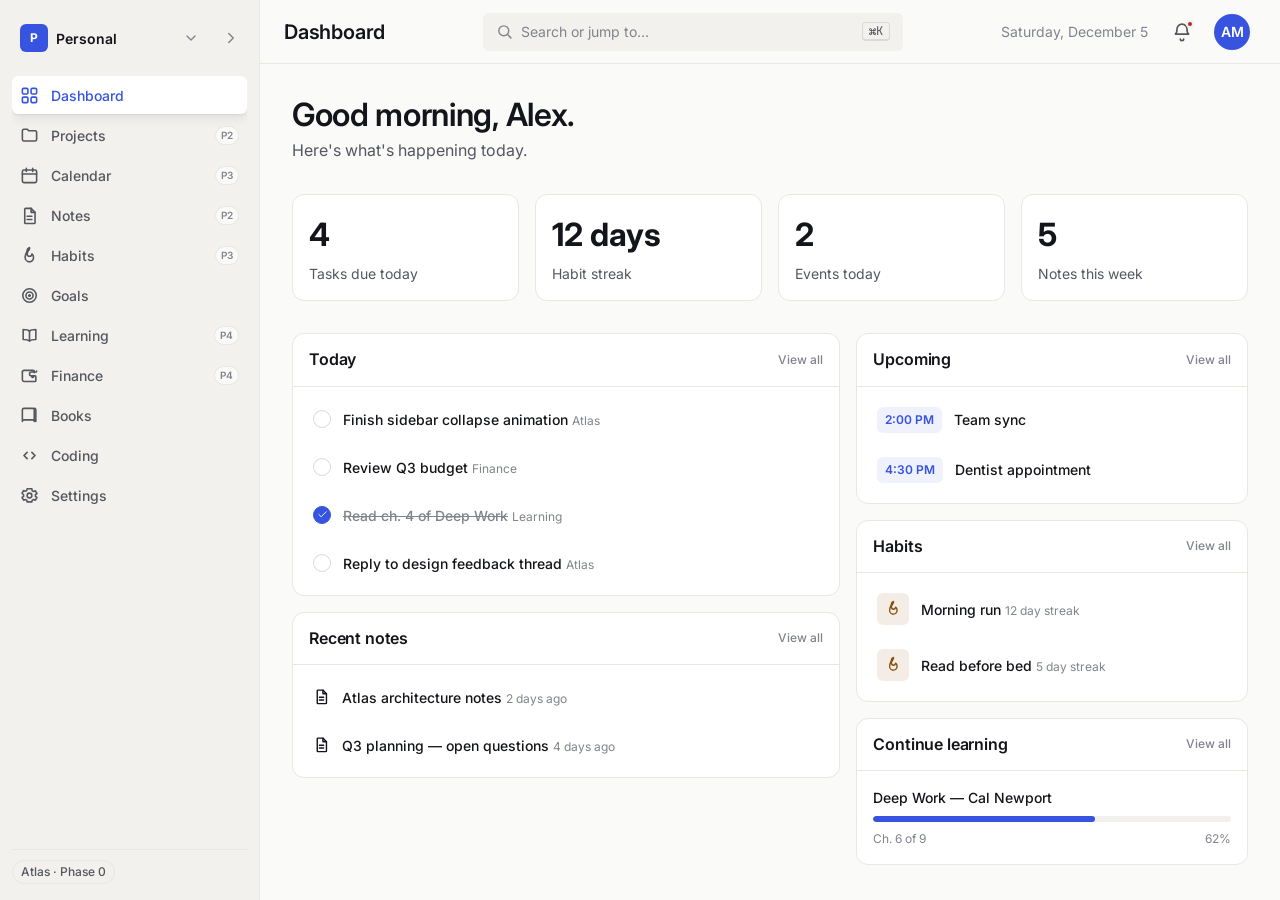
<file: app/index.html>
<!doctype html>
<html lang="en">
<head>
  <meta charset="UTF-8" />
  <meta name="viewport" content="width=device-width, initial-scale=1.0" />
  <title>Atlas</title>
  <meta name="description" content="Atlas — your personal operating system. Tasks, notes, calendar, habits, learning, and finance in one calm, fast, keyboard-first system." />
  <link rel="icon" type="image/svg+xml" href="../assets/favicon.svg" />

  <!-- Set theme before first paint to avoid a flash of the wrong color scheme -->
  <script>
    (function () {
      try {
        var raw = localStorage.getItem('atlas:state');
        var saved = raw ? JSON.parse(raw) : {};
        var theme = saved.theme || 'system';
        var isDark = theme === 'dark' || (theme === 'system' && window.matchMedia('(prefers-color-scheme: dark)').matches);
        document.documentElement.setAttribute('data-theme', isDark ? 'dark' : 'light');
      } catch (e) {}
    })();
  </script>

  <link rel="preconnect" href="https://fonts.googleapis.com" />
  <link rel="preconnect" href="https://fonts.gstatic.com" crossorigin />
  <link href="https://fonts.googleapis.com/css2?family=Inter:wght@400;500;600;700&family=JetBrains+Mono:wght@400;500&display=swap" rel="stylesheet" />

  <link rel="stylesheet" href="../css/tokens.css" />
  <link rel="stylesheet" href="../css/base.css" />
  <link rel="stylesheet" href="../css/components.css" />
  <link rel="stylesheet" href="../css/app-shell.css" />
  <link rel="stylesheet" href="../css/dashboard.css" />
</head>
<body>
  <noscript>
    <div class="noscript-banner">Atlas needs JavaScript enabled to run — it's a fully client-side app, no server involved.</div>
  </noscript>

  <a href="#view-root" class="skip-link">Skip to main content</a>

  <div class="app-shell" id="app-shell">
    <!-- ============ SIDEBAR ============ -->
    <aside class="sidebar" id="sidebar" aria-label="Primary navigation">
      <div class="sidebar__header">
        <div class="workspace-switcher">
          <button type="button" class="workspace-switcher__trigger" id="workspace-trigger" aria-label="Switch workspace">
            <span class="workspace-switcher__badge" id="workspace-badge">P</span>
            <span class="workspace-switcher__name">Personal</span>
            <span class="workspace-switcher__chevron">
              <svg viewBox="0 0 24 24" width="16" height="16" fill="none" stroke="currentColor" stroke-width="2" stroke-linecap="round" stroke-linejoin="round" aria-hidden="true"><path d="m6 9 6 6 6-6"/></svg>
            </span>
          </button>
          <div class="menu" id="workspace-menu" hidden></div>
        </div>
        <button type="button" class="sidebar__collapse-toggle" id="sidebar-collapse-toggle" aria-label="Collapse sidebar">
          <svg viewBox="0 0 24 24" width="18" height="18" fill="none" stroke="currentColor" stroke-width="2" stroke-linecap="round" stroke-linejoin="round" aria-hidden="true"><path d="m9 6 6 6-6 6"/></svg>
        </button>
      </div>

      <nav class="sidebar__nav" id="sidebar-nav" aria-label="Sections"></nav>

      <div class="sidebar__footer">
        <span class="sidebar__footer-label badge">Atlas · Phase 0</span>
      </div>
    </aside>

    <div class="sidebar-backdrop" id="sidebar-backdrop"></div>

    <!-- ============ MAIN ============ -->
    <div class="app-shell__main">
      <header class="topbar">
        <div class="topbar__left">
          <button type="button" class="icon-btn topbar__mobile-toggle" id="mobile-menu-toggle" aria-label="Open menu" aria-expanded="false" aria-controls="sidebar">
            <svg viewBox="0 0 24 24" width="20" height="20" fill="none" stroke="currentColor" stroke-width="2" stroke-linecap="round" stroke-linejoin="round" aria-hidden="true"><path d="M3 6h18M3 12h18M3 18h18"/></svg>
          </button>
          <h1 class="topbar__title" id="page-title">Dashboard</h1>
        </div>

        <div class="topbar__center">
          <button type="button" class="topbar__search" id="search-trigger">
            <svg viewBox="0 0 24 24" width="17" height="17" fill="none" stroke="currentColor" stroke-width="2" stroke-linecap="round" stroke-linejoin="round" aria-hidden="true"><circle cx="11" cy="11" r="7"/><path d="m21 21-4.3-4.3"/></svg>
            <span>Search or jump to…</span>
            <kbd>⌘K</kbd>
          </button>
        </div>

        <div class="topbar__right">
          <time class="topbar__date" id="current-date"></time>

          <div class="topbar__icon-wrap">
            <button type="button" class="icon-btn" id="notifications-trigger" aria-label="Notifications">
              <svg viewBox="0 0 24 24" width="19" height="19" fill="none" stroke="currentColor" stroke-width="2" stroke-linecap="round" stroke-linejoin="round" aria-hidden="true"><path d="M6 8.5a6 6 0 0 1 12 0c0 5 2 6 2 6H4s2-1 2-6Z"/><path d="M10 20.5a2 2 0 0 0 4 0"/></svg>
              <span class="icon-btn__dot" hidden></span>
            </button>
            <div class="menu menu--right" id="notifications-panel" hidden></div>
          </div>

          <div class="topbar__icon-wrap">
            <button type="button" class="profile-trigger" id="profile-trigger" aria-label="Account menu"></button>
            <div class="menu menu--right" id="profile-menu" hidden></div>
          </div>
        </div>
      </header>

      <main class="view-root" id="view-root" tabindex="-1"></main>
    </div>
  </div>

  <!-- ============ COMMAND PALETTE ============ -->
  <div class="overlay" id="cp-overlay" hidden>
    <div class="command-palette" role="dialog" aria-modal="true" aria-label="Command palette">
      <div class="command-palette__input-wrap">
        <svg viewBox="0 0 24 24" width="20" height="20" fill="none" stroke="currentColor" stroke-width="2" stroke-linecap="round" stroke-linejoin="round" aria-hidden="true"><circle cx="11" cy="11" r="7"/><path d="m21 21-4.3-4.3"/></svg>
        <input
          id="cp-input"
          type="text"
          role="combobox"
          aria-expanded="true"
          aria-controls="cp-list"
          aria-autocomplete="list"
          placeholder="Type a command or search…"
          autocomplete="off"
          spellcheck="false"
        />
      </div>
      <ul class="command-palette__list" id="cp-list" role="listbox" aria-label="Commands"></ul>
      <div class="command-palette__footer">
        <span><kbd>↑</kbd><kbd>↓</kbd> navigate</span>
        <span><kbd>↵</kbd> select</span>
        <span><kbd>esc</kbd> close</span>
      </div>
    </div>
  </div>

  <script type="module" src="../js/main.js"></script>
</body>
</html>
</file>
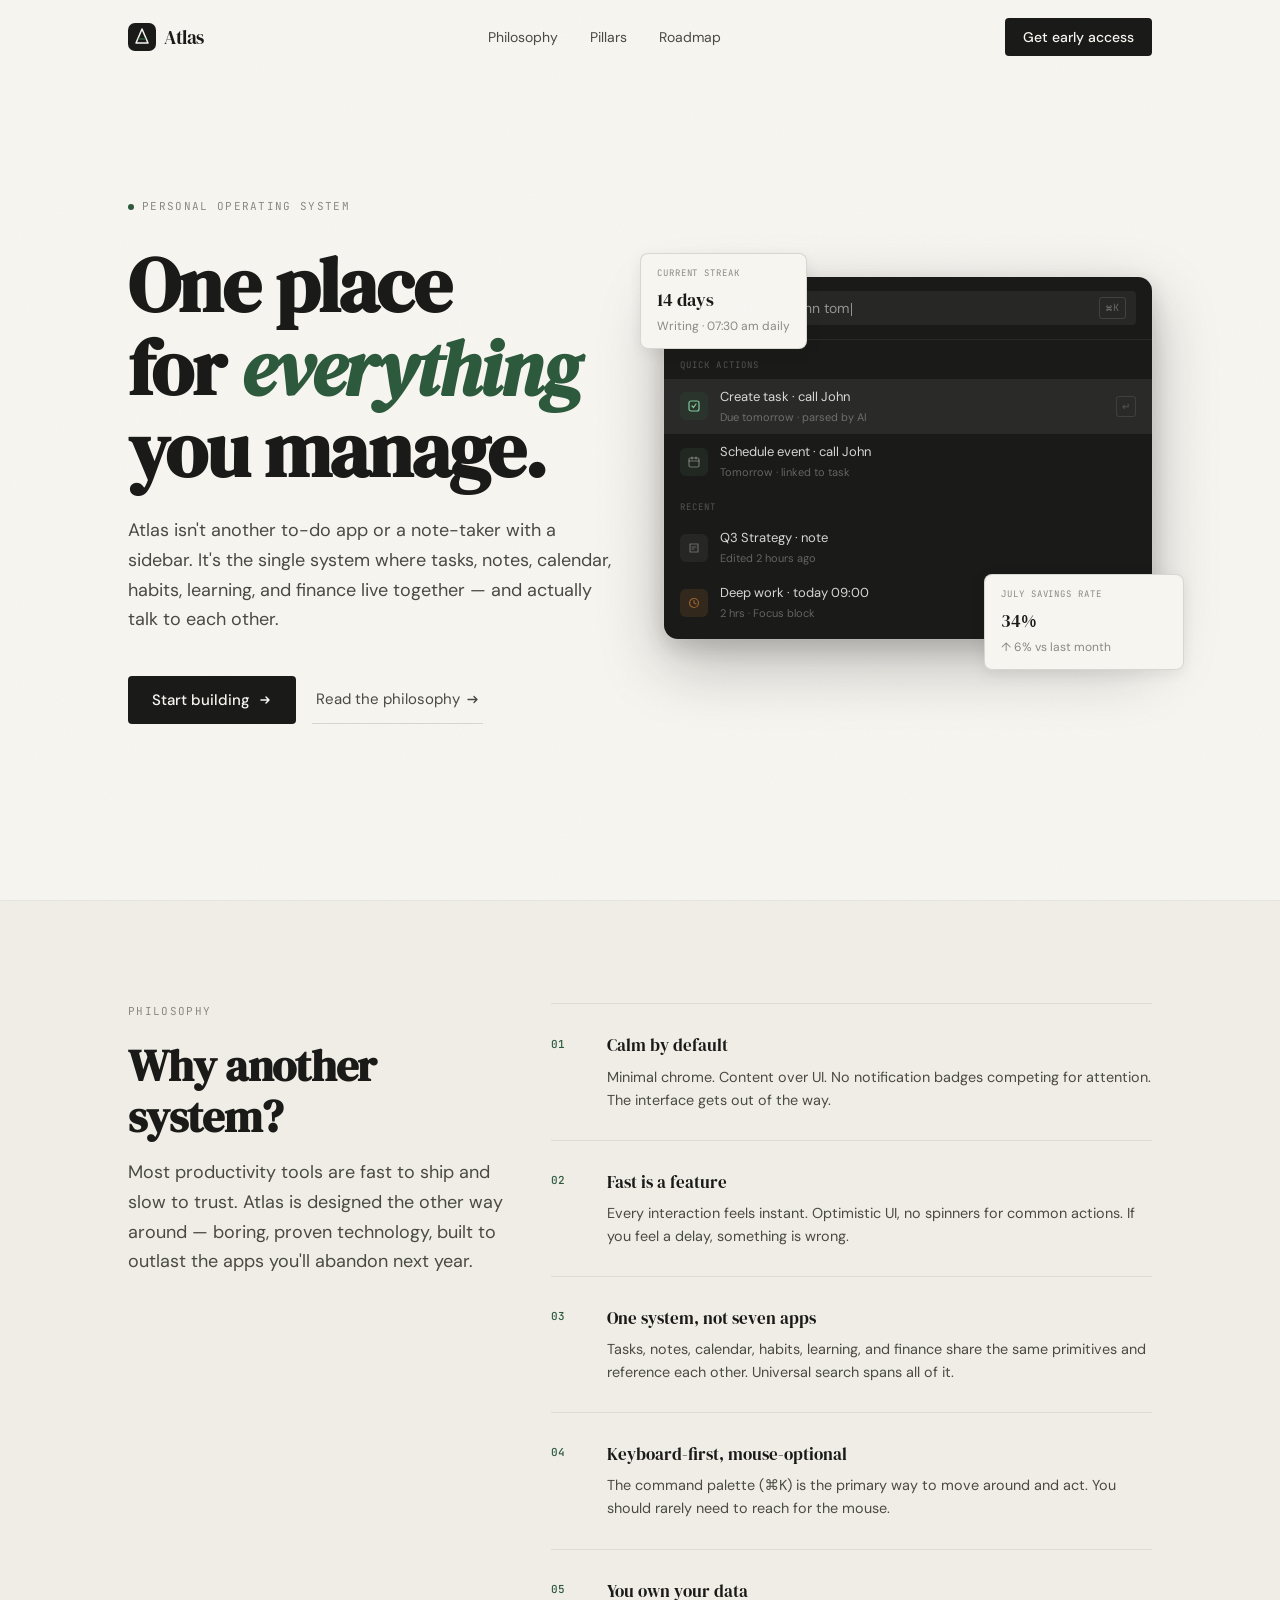
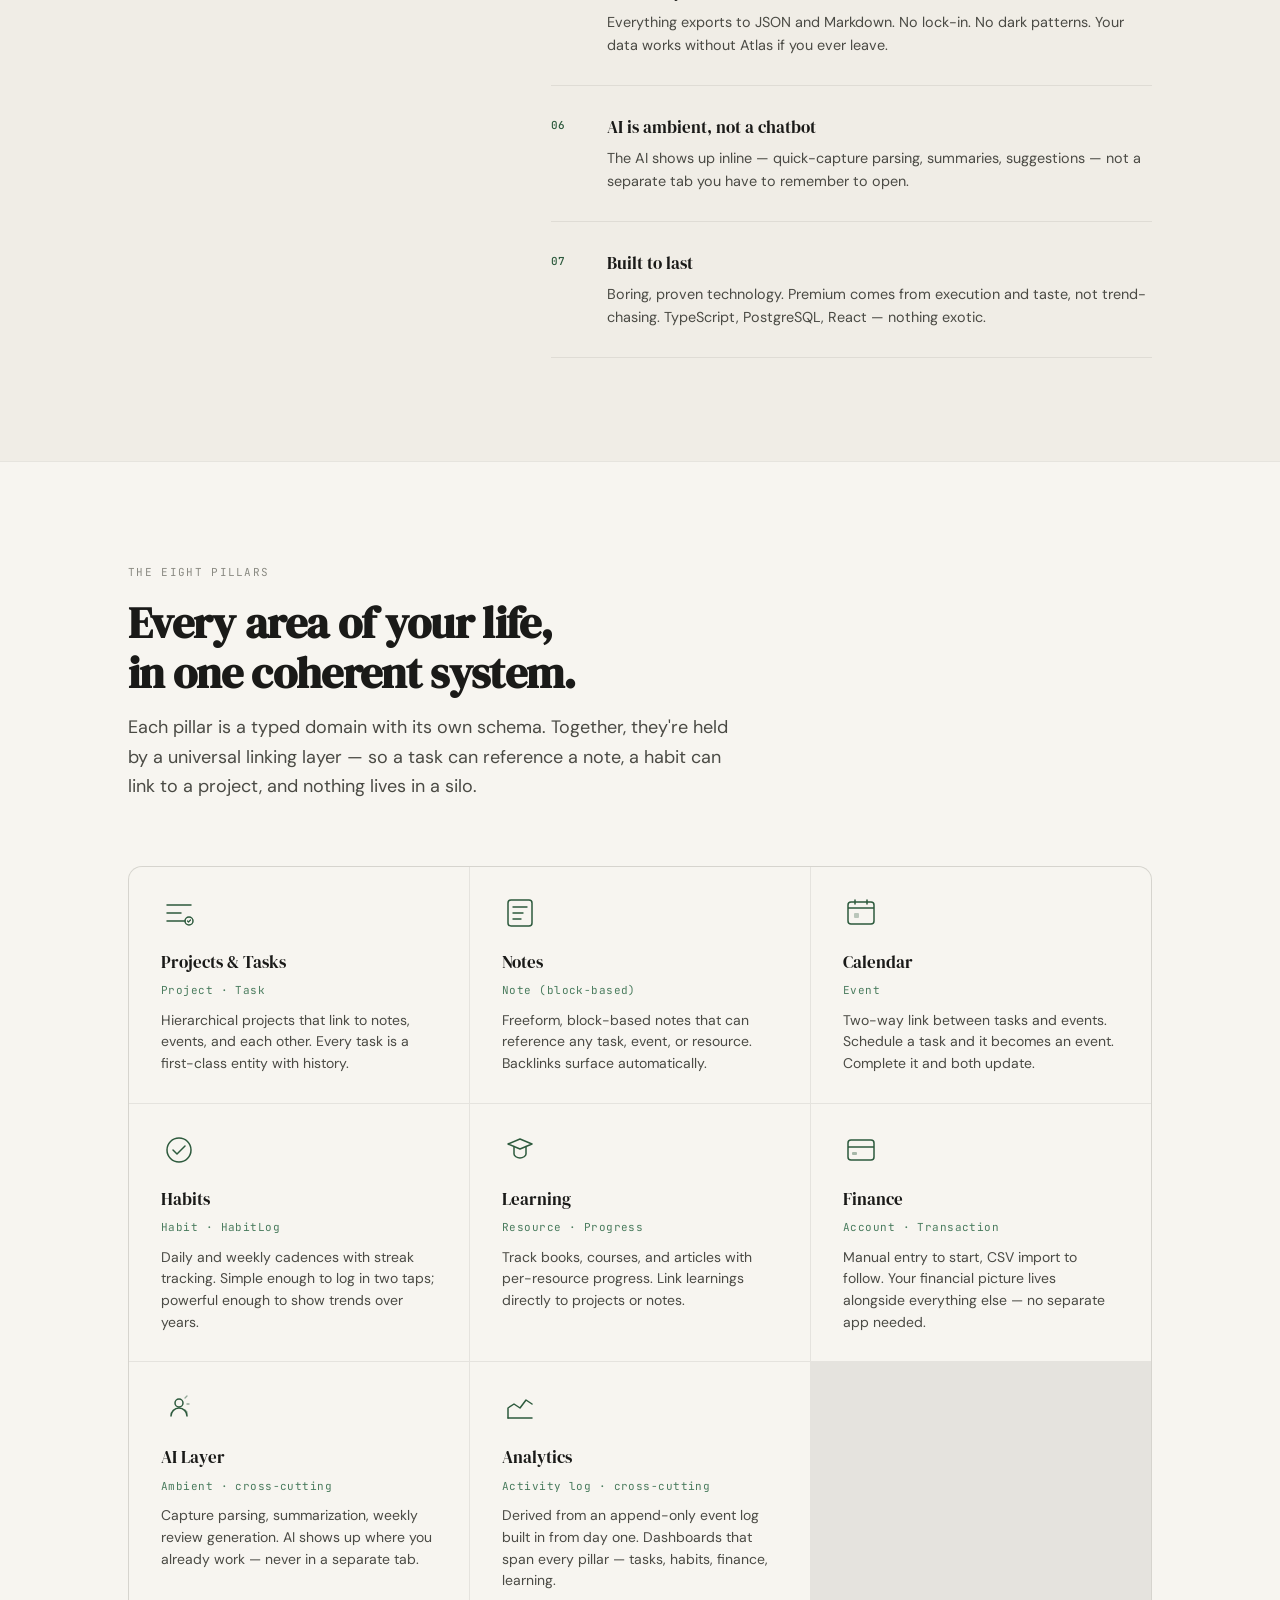
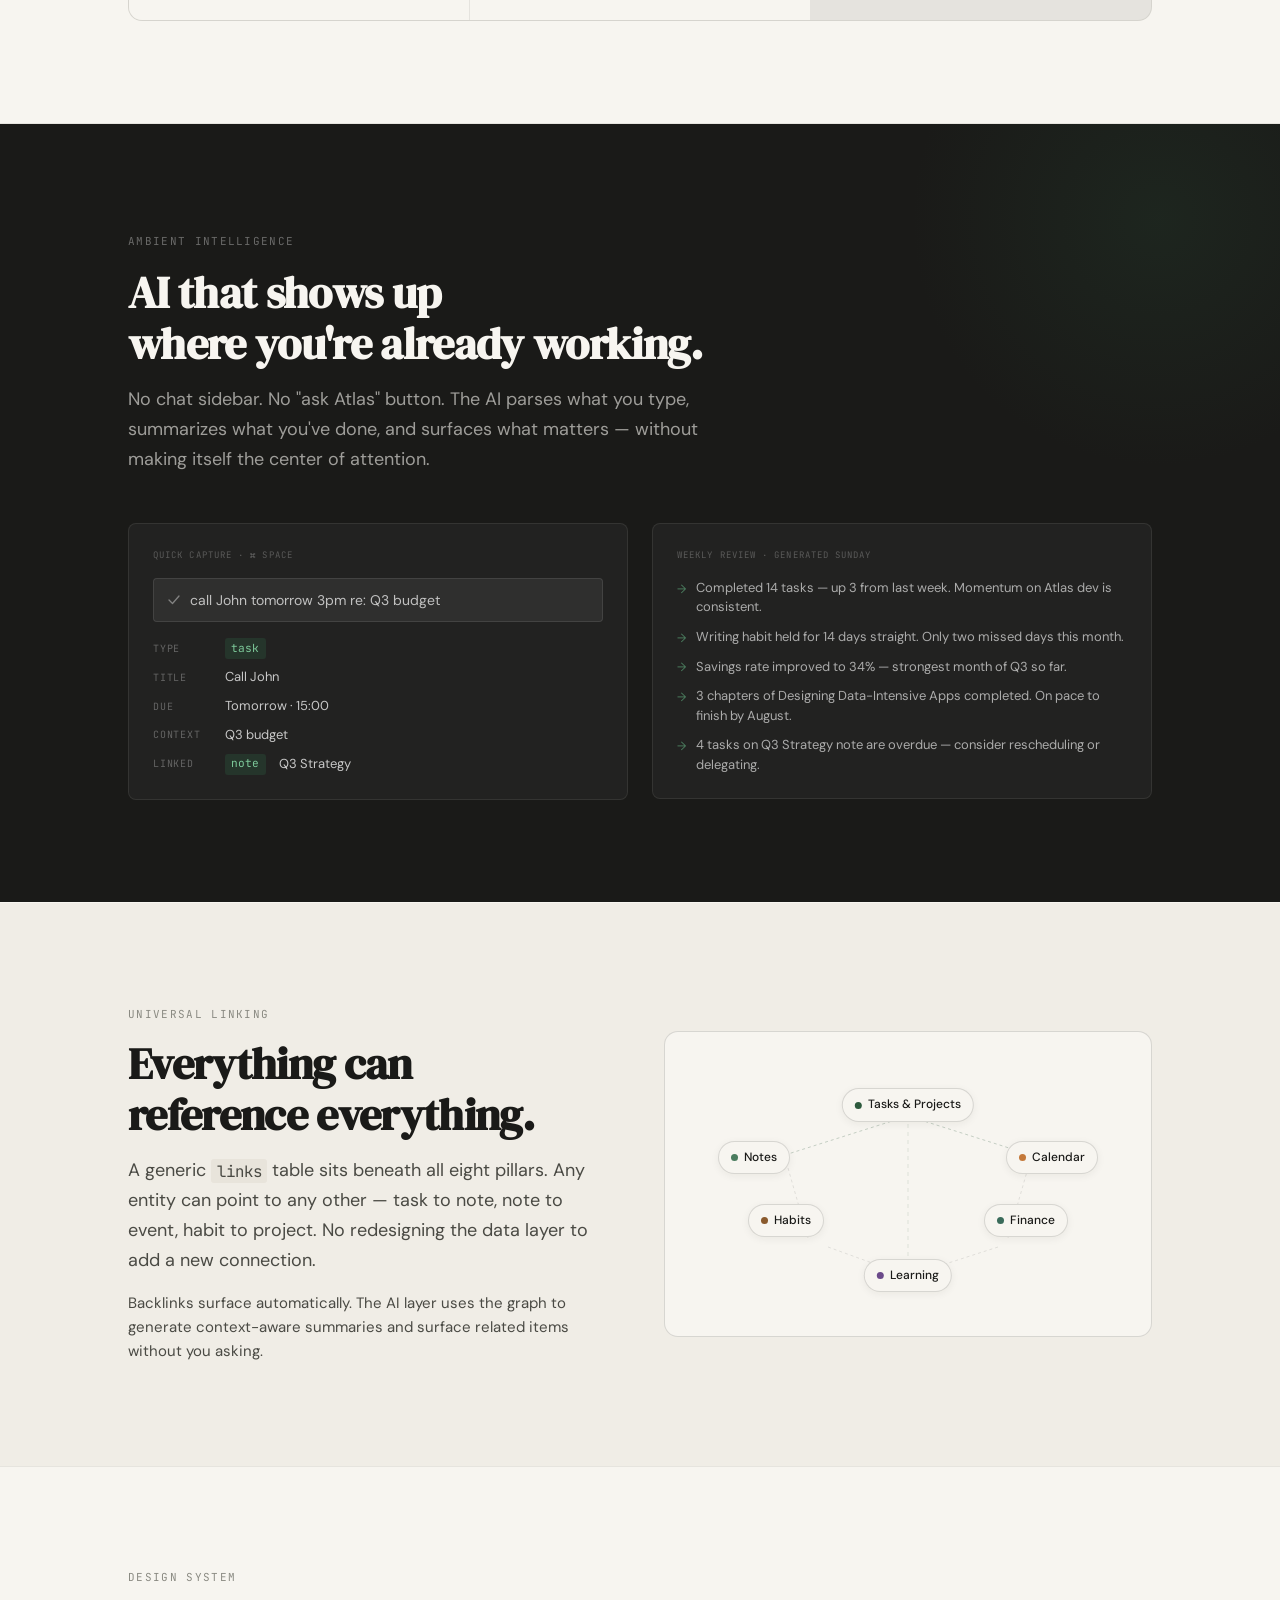
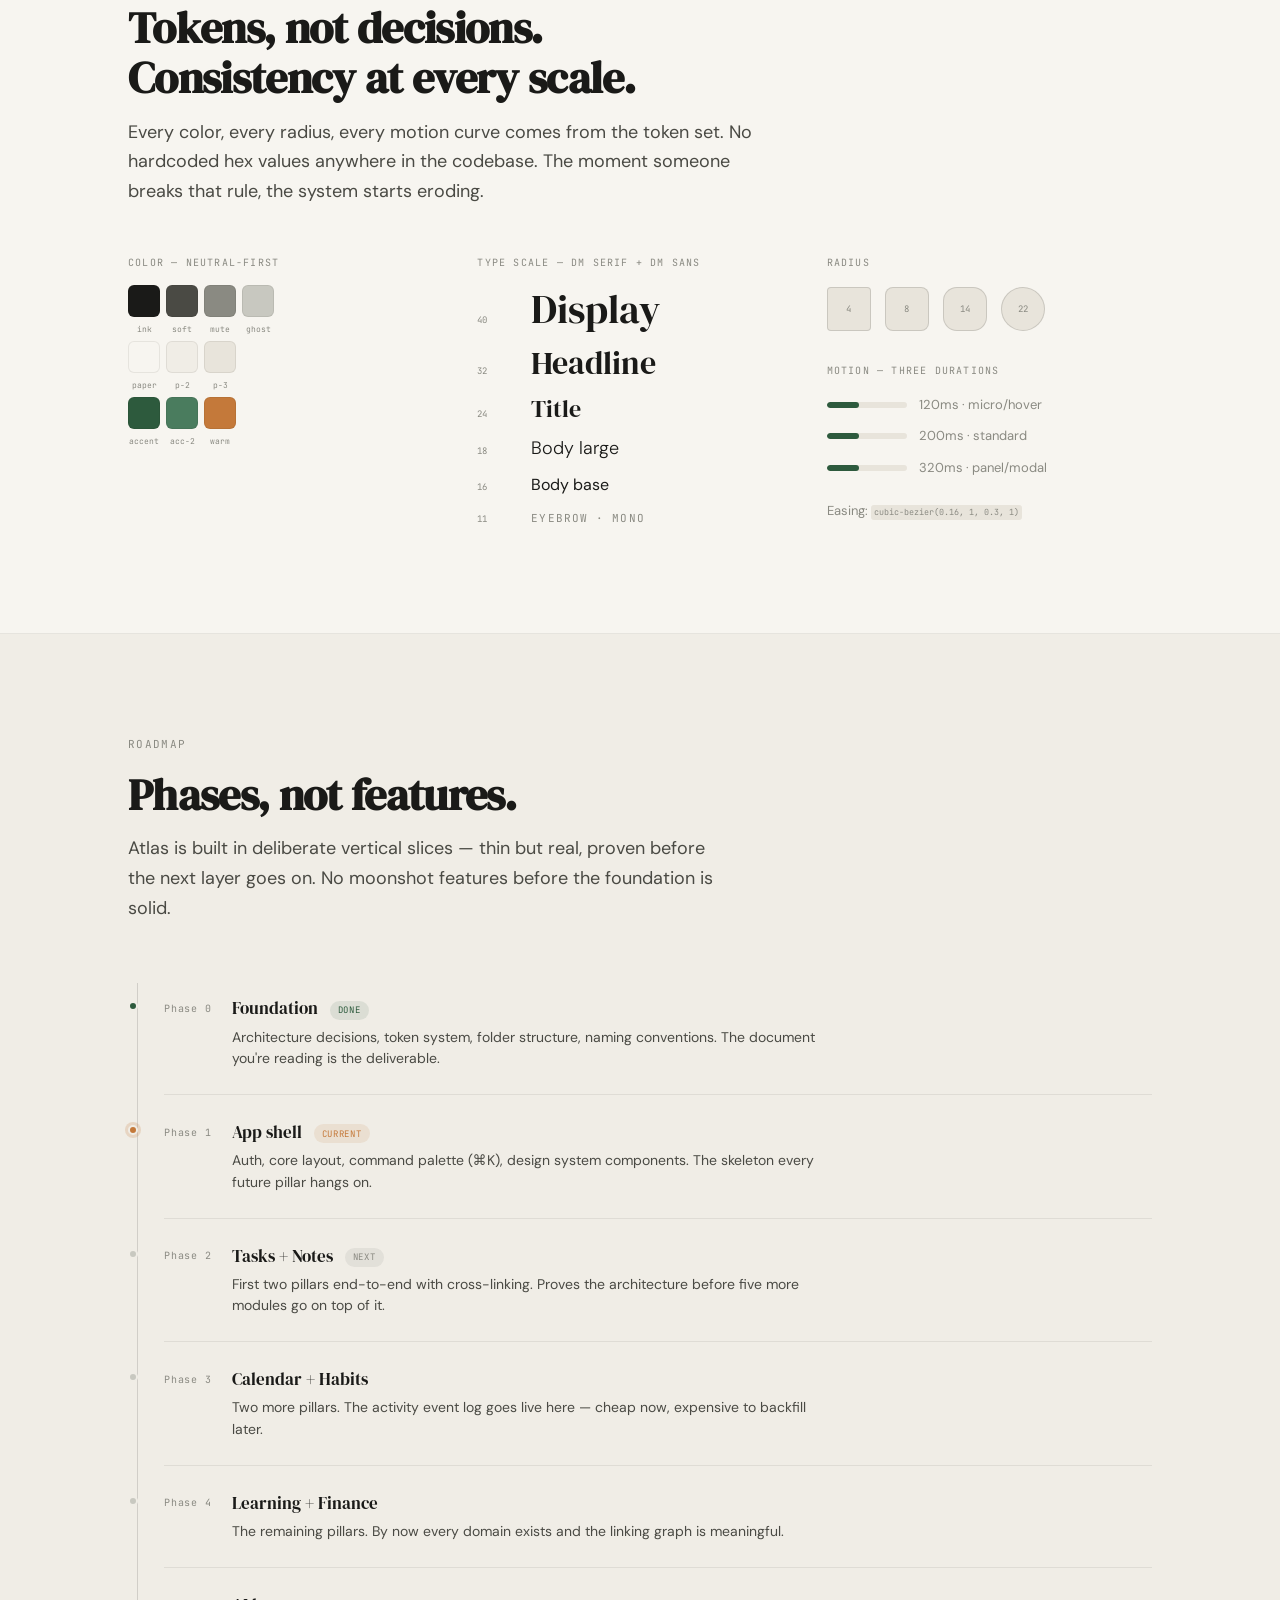
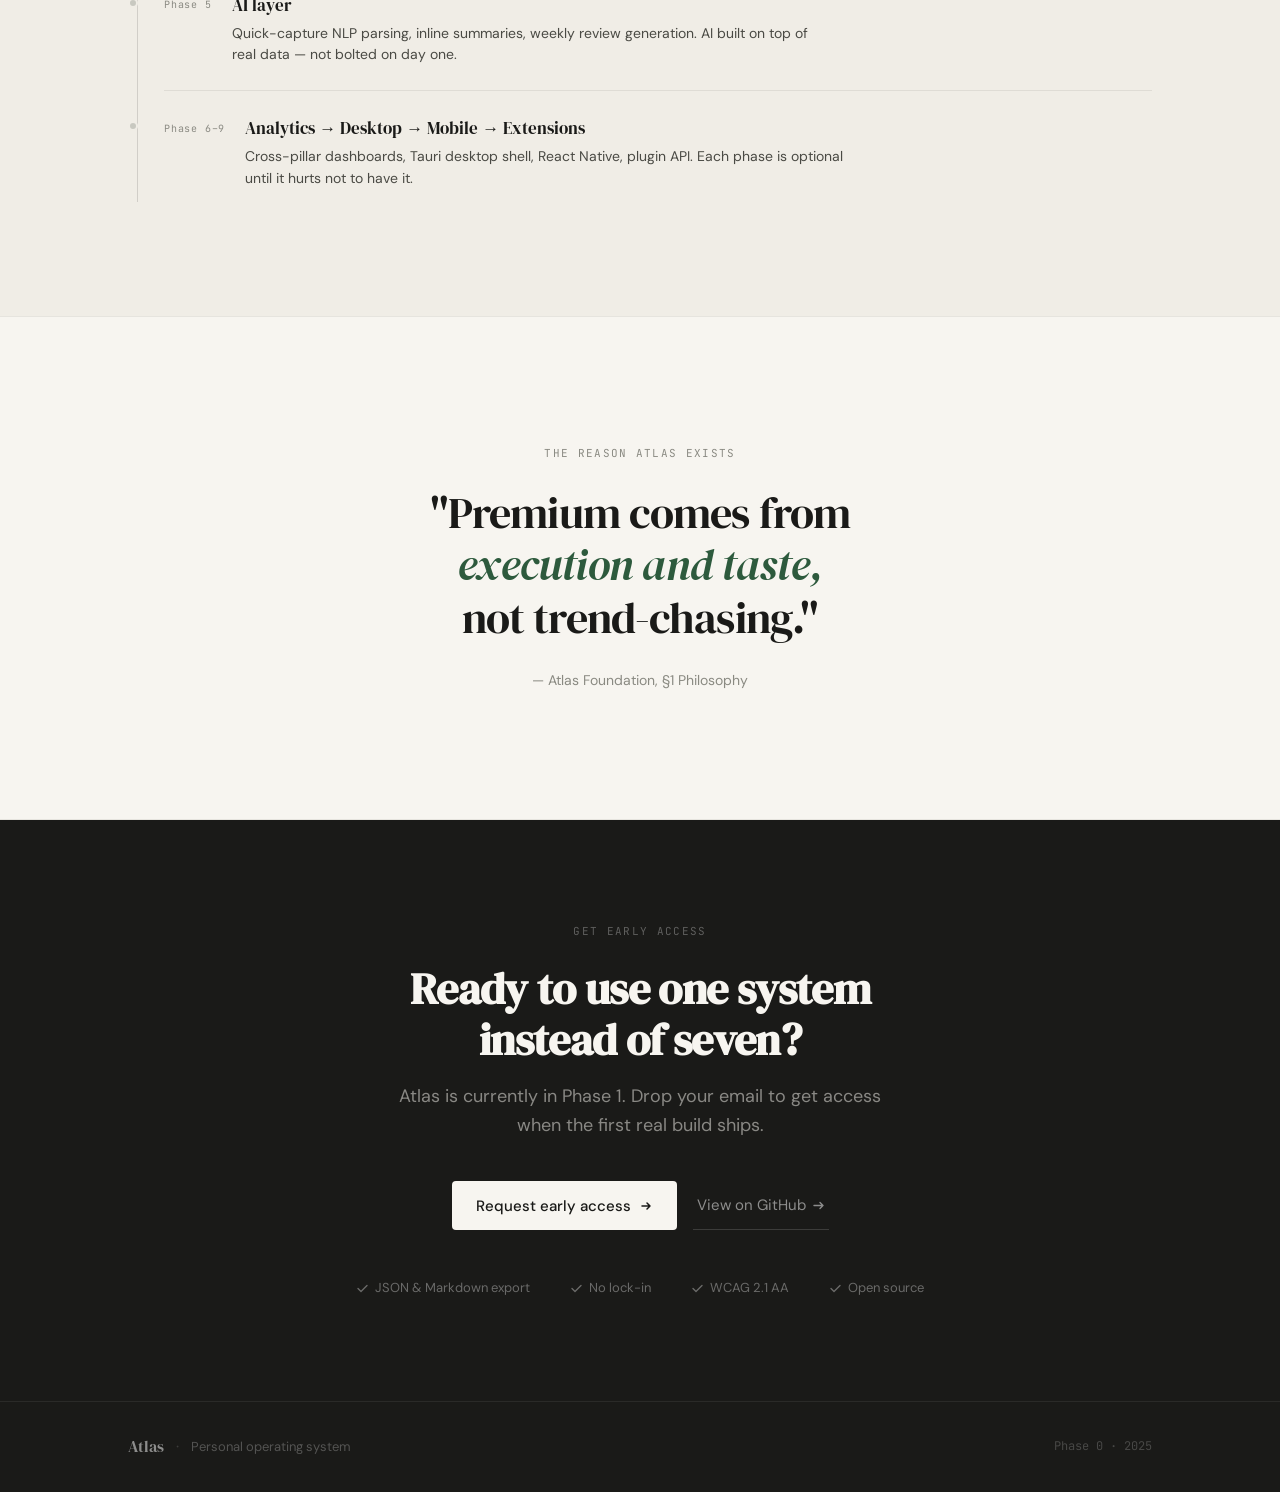
<file: atlas-landing.html>
<!DOCTYPE html>
<html lang="en">
<head>
  <meta charset="UTF-8" />
  <meta name="viewport" content="width=device-width, initial-scale=1.0" />
  <title>Atlas — Personal Operating System</title>
  <meta name="description" content="One system for tasks, notes, calendar, habits, learning, and finance. Atlas is the personal OS built to last." />
  <link rel="preconnect" href="https://fonts.googleapis.com" />
  <link rel="preconnect" href="https://fonts.gstatic.com" crossorigin />
  <link href="https://fonts.googleapis.com/css2?family=DM+Serif+Display:ital@0;1&family=DM+Sans:ital,opsz,wght@0,9..40,300;0,9..40,400;0,9..40,500;1,9..40,300&family=JetBrains+Mono:wght@400;500&display=swap" rel="stylesheet" />
  <style>
    /* ============================================================
       TOKENS
    ============================================================ */
    :root {
      --ink:       #1a1a18;
      --ink-soft:  #4a4a44;
      --ink-mute:  #8a8a82;
      --ink-ghost: #c8c8c0;

      --paper:     #f7f5f0;
      --paper-2:   #f0ede6;
      --paper-3:   #e8e4db;

      --accent:    #2d5a3d;      /* deep atlas green — cartographic, grounded */
      --accent-2:  #4a7c5e;
      --accent-warm: #c4793a;   /* aged map amber — used sparingly */

      --rule:      rgba(26,26,24,0.08);
      --rule-mid:  rgba(26,26,24,0.14);

      --radius-sm: 4px;
      --radius-md: 8px;
      --radius-lg: 14px;

      --ease-out:   cubic-bezier(0.16, 1, 0.3, 1);
      --ease-in-out: cubic-bezier(0.4, 0, 0.2, 1);

      --font-display: 'DM Serif Display', Georgia, serif;
      --font-body:    'DM Sans', system-ui, sans-serif;
      --font-mono:    'JetBrains Mono', 'Courier New', monospace;

      --max-w: 1120px;
      --col-gap: clamp(1.5rem, 4vw, 3rem);
    }

    /* ============================================================
       RESET
    ============================================================ */
    *, *::before, *::after { box-sizing: border-box; margin: 0; padding: 0; }
    html { scroll-behavior: smooth; font-size: 16px; }
    body {
      font-family: var(--font-body);
      background: var(--paper);
      color: var(--ink);
      line-height: 1.6;
      -webkit-font-smoothing: antialiased;
      overflow-x: hidden;
    }
    img, svg { display: block; max-width: 100%; }
    a { color: inherit; text-decoration: none; }
    button { cursor: pointer; border: none; background: none; font: inherit; }
    ul { list-style: none; }

    /* ============================================================
       REDUCED MOTION
    ============================================================ */
    @media (prefers-reduced-motion: reduce) {
      *, *::before, *::after {
        animation-duration: 0.01ms !important;
        transition-duration: 0.01ms !important;
      }
    }

    /* ============================================================
       LAYOUT UTILITIES
    ============================================================ */
    .container {
      width: 100%;
      max-width: var(--max-w);
      margin-inline: auto;
      padding-inline: clamp(1.25rem, 5vw, 3rem);
    }

    /* ============================================================
       TYPOGRAPHY SCALE
    ============================================================ */
    .t-eyebrow {
      font-family: var(--font-mono);
      font-size: 0.6875rem;
      letter-spacing: 0.12em;
      text-transform: uppercase;
      color: var(--ink-mute);
    }
    .t-display {
      font-family: var(--font-display);
      font-size: clamp(2.75rem, 6vw, 5.25rem);
      line-height: 1.08;
      letter-spacing: -0.02em;
      color: var(--ink);
    }
    .t-headline {
      font-family: var(--font-display);
      font-size: clamp(1.75rem, 3.5vw, 2.75rem);
      line-height: 1.15;
      letter-spacing: -0.015em;
    }
    .t-title {
      font-family: var(--font-display);
      font-size: clamp(1.25rem, 2.5vw, 1.625rem);
      line-height: 1.25;
      letter-spacing: -0.01em;
    }
    .t-body-lg {
      font-size: clamp(1rem, 1.5vw, 1.125rem);
      line-height: 1.65;
      color: var(--ink-soft);
    }
    .t-body {
      font-size: 0.9375rem;
      line-height: 1.6;
      color: var(--ink-soft);
    }
    .t-small {
      font-size: 0.8125rem;
      line-height: 1.5;
      color: var(--ink-mute);
    }

    /* ============================================================
       NAV
    ============================================================ */
    .nav {
      position: fixed;
      top: 0; left: 0; right: 0;
      z-index: 100;
      padding-block: 1.125rem;
      background: rgba(247,245,240,0);
      transition: background 0.3s var(--ease-out), backdrop-filter 0.3s var(--ease-out);
    }
    .nav.scrolled {
      background: rgba(247,245,240,0.88);
      backdrop-filter: blur(12px);
      -webkit-backdrop-filter: blur(12px);
      border-bottom: 1px solid var(--rule);
    }
    .nav__inner {
      display: flex;
      align-items: center;
      justify-content: space-between;
      gap: 2rem;
    }
    .nav__logo {
      display: flex;
      align-items: center;
      gap: 0.5rem;
    }
    .nav__logo-mark {
      width: 28px;
      height: 28px;
      flex-shrink: 0;
    }
    .nav__logo-name {
      font-family: var(--font-display);
      font-size: 1.1875rem;
      letter-spacing: -0.02em;
      color: var(--ink);
    }
    .nav__links {
      display: flex;
      align-items: center;
      gap: 2rem;
    }
    .nav__link {
      font-size: 0.875rem;
      font-weight: 400;
      color: var(--ink-soft);
      transition: color 0.15s;
    }
    .nav__link:hover { color: var(--ink); }
    .nav__cta {
      font-size: 0.875rem;
      font-weight: 500;
      color: var(--paper);
      background: var(--ink);
      padding: 0.5rem 1.125rem;
      border-radius: var(--radius-sm);
      transition: background 0.15s, transform 0.15s;
    }
    .nav__cta:hover { background: var(--accent); transform: translateY(-1px); }

    @media (max-width: 680px) {
      .nav__links { display: none; }
    }

    /* ============================================================
       HERO
    ============================================================ */
    .hero {
      min-height: 100svh;
      display: flex;
      flex-direction: column;
      justify-content: center;
      padding-top: 5rem;
      padding-bottom: 4rem;
      position: relative;
      overflow: hidden;
    }

    /* Subtle topographic texture via SVG */
    .hero::before {
      content: '';
      position: absolute;
      inset: 0;
      background-image: url("data:image/svg+xml,%3Csvg xmlns='http://www.w3.org/2000/svg' width='800' height='800'%3E%3Cfilter id='n'%3E%3CfeTurbulence type='fractalNoise' baseFrequency='0.65' numOctaves='3' stitchTiles='stitch'/%3E%3C/filter%3E%3Crect width='100%25' height='100%25' filter='url(%23n)' opacity='0.025'/%3E%3C/svg%3E");
      pointer-events: none;
    }

    .hero__grid {
      display: grid;
      grid-template-columns: 1fr 1fr;
      gap: var(--col-gap);
      align-items: center;
    }
    .hero__content { position: relative; z-index: 1; }
    .hero__eyebrow {
      display: inline-flex;
      align-items: center;
      gap: 0.5rem;
      margin-bottom: 1.75rem;
      opacity: 0;
      transform: translateY(8px);
      animation: fadeUp 0.6s var(--ease-out) 0.1s forwards;
    }
    .hero__eyebrow-dot {
      width: 6px; height: 6px;
      border-radius: 50%;
      background: var(--accent);
      flex-shrink: 0;
    }
    .hero__heading {
      margin-bottom: 1.5rem;
      opacity: 0;
      transform: translateY(12px);
      animation: fadeUp 0.7s var(--ease-out) 0.2s forwards;
    }
    .hero__heading em {
      font-style: italic;
      color: var(--accent);
    }
    .hero__subtext {
      max-width: 42ch;
      margin-bottom: 2.5rem;
      opacity: 0;
      transform: translateY(10px);
      animation: fadeUp 0.7s var(--ease-out) 0.35s forwards;
    }
    .hero__actions {
      display: flex;
      align-items: center;
      gap: 1rem;
      flex-wrap: wrap;
      opacity: 0;
      transform: translateY(10px);
      animation: fadeUp 0.7s var(--ease-out) 0.5s forwards;
    }
    .btn-primary {
      display: inline-flex;
      align-items: center;
      gap: 0.5rem;
      font-size: 0.9375rem;
      font-weight: 500;
      color: var(--paper);
      background: var(--ink);
      padding: 0.75rem 1.5rem;
      border-radius: var(--radius-sm);
      transition: background 0.15s, transform 0.15s, box-shadow 0.15s;
    }
    .btn-primary:hover {
      background: var(--accent);
      transform: translateY(-2px);
      box-shadow: 0 6px 20px rgba(45,90,61,0.2);
    }
    .btn-ghost {
      display: inline-flex;
      align-items: center;
      gap: 0.375rem;
      font-size: 0.9375rem;
      color: var(--ink-soft);
      padding: 0.75rem 0.25rem;
      border-bottom: 1px solid var(--rule-mid);
      transition: color 0.15s, border-color 0.15s;
    }
    .btn-ghost:hover { color: var(--ink); border-color: var(--ink); }
    .btn-ghost svg { transition: transform 0.2s var(--ease-out); }
    .btn-ghost:hover svg { transform: translateX(3px); }

    /* Hero visual — command palette mock */
    .hero__visual {
      position: relative;
      opacity: 0;
      transform: translateY(16px) scale(0.98);
      animation: fadeUp 0.8s var(--ease-out) 0.45s forwards;
    }
    .hero__palette {
      background: var(--ink);
      border-radius: var(--radius-lg);
      overflow: hidden;
      box-shadow:
        0 0 0 1px rgba(255,255,255,0.06),
        0 24px 64px rgba(26,26,24,0.28),
        0 8px 24px rgba(26,26,24,0.16);
    }
    .palette__header {
      display: flex;
      align-items: center;
      gap: 0.625rem;
      padding: 0.875rem 1rem;
      border-bottom: 1px solid rgba(255,255,255,0.07);
    }
    .palette__dots { display: flex; gap: 0.4rem; }
    .palette__dot {
      width: 10px; height: 10px;
      border-radius: 50%;
    }
    .palette__dot--r { background: #ff5f57; }
    .palette__dot--y { background: #febc2e; }
    .palette__dot--g { background: #28c840; }
    .palette__search {
      flex: 1;
      display: flex;
      align-items: center;
      gap: 0.5rem;
      background: rgba(255,255,255,0.06);
      border-radius: var(--radius-sm);
      padding: 0.375rem 0.625rem;
      font-family: var(--font-body);
      font-size: 0.875rem;
      color: rgba(255,255,255,0.5);
    }
    .palette__search-icon { opacity: 0.4; flex-shrink: 0; }
    .palette__kbd {
      margin-left: auto;
      font-family: var(--font-mono);
      font-size: 0.625rem;
      color: rgba(255,255,255,0.3);
      border: 1px solid rgba(255,255,255,0.12);
      border-radius: 3px;
      padding: 0.125rem 0.375rem;
      letter-spacing: 0.05em;
    }
    .palette__items { padding: 0.5rem 0; }
    .palette__section-label {
      font-family: var(--font-mono);
      font-size: 0.5625rem;
      letter-spacing: 0.12em;
      text-transform: uppercase;
      color: rgba(255,255,255,0.25);
      padding: 0.625rem 1rem 0.375rem;
    }
    .palette__item {
      display: flex;
      align-items: center;
      gap: 0.75rem;
      padding: 0.5rem 1rem;
      transition: background 0.1s;
    }
    .palette__item--active { background: rgba(255,255,255,0.07); }
    .palette__item-icon {
      width: 28px; height: 28px;
      border-radius: 6px;
      display: flex;
      align-items: center;
      justify-content: center;
      flex-shrink: 0;
      font-size: 0.75rem;
    }
    .palette__item-text { flex: 1; }
    .palette__item-name {
      font-size: 0.8125rem;
      color: rgba(255,255,255,0.82);
      font-weight: 400;
    }
    .palette__item-sub {
      font-size: 0.6875rem;
      color: rgba(255,255,255,0.32);
      margin-top: 1px;
    }
    .palette__item-shortcut {
      font-family: var(--font-mono);
      font-size: 0.6rem;
      color: rgba(255,255,255,0.22);
      border: 1px solid rgba(255,255,255,0.1);
      border-radius: 3px;
      padding: 0.1rem 0.3rem;
    }

    /* Animated cursor blink in search */
    .palette__cursor {
      display: inline-block;
      width: 1.5px;
      height: 13px;
      background: rgba(255,255,255,0.5);
      margin-left: 2px;
      animation: blink 1s step-end infinite;
      vertical-align: middle;
    }
    @keyframes blink { 50% { opacity: 0; } }

    /* Floating context cards */
    .hero__float {
      position: absolute;
      background: var(--paper);
      border: 1px solid var(--rule-mid);
      border-radius: var(--radius-md);
      padding: 0.75rem 1rem;
      box-shadow: 0 4px 16px rgba(26,26,24,0.08);
      pointer-events: none;
      opacity: 0;
    }
    .hero__float--1 {
      right: -2rem;
      bottom: -2rem;
      min-width: 200px;
      animation: floatIn 0.7s var(--ease-out) 1s forwards;
    }
    .hero__float--2 {
      left: -1.5rem;
      top: -1.5rem;
      animation: floatIn 0.7s var(--ease-out) 1.2s forwards;
    }
    .float-label {
      font-family: var(--font-mono);
      font-size: 0.5625rem;
      letter-spacing: 0.1em;
      text-transform: uppercase;
      color: var(--ink-mute);
      margin-bottom: 0.375rem;
    }
    .float-value {
      font-family: var(--font-display);
      font-size: 1.125rem;
      color: var(--ink);
    }
    .float-meta {
      font-size: 0.75rem;
      color: var(--ink-mute);
      margin-top: 0.125rem;
    }

    @keyframes fadeUp {
      to { opacity: 1; transform: none; }
    }
    @keyframes floatIn {
      to { opacity: 1; transform: none; }
    }

    @media (max-width: 860px) {
      .hero__grid { grid-template-columns: 1fr; }
      .hero__visual { order: -1; max-width: 480px; margin-inline: auto; }
      .hero__float--1 { right: 0; bottom: -1rem; }
      .hero__float--2 { left: 0; top: -1rem; }
    }

    /* ============================================================
       DIVIDER
    ============================================================ */
    .divider {
      height: 1px;
      background: var(--rule);
    }

    /* ============================================================
       PHILOSOPHY — "NOT A TO-DO APP" SECTION
    ============================================================ */
    .philosophy {
      padding-block: clamp(4rem, 8vw, 7rem);
      background: var(--paper-2);
    }
    .philosophy__inner {
      display: grid;
      grid-template-columns: 1fr 1.6fr;
      gap: var(--col-gap);
      align-items: start;
    }
    .philosophy__left { position: sticky; top: 7rem; }
    .philosophy__eyebrow { margin-bottom: 1.25rem; }
    .philosophy__heading { margin-bottom: 1rem; }
    .philosophy__intro { max-width: 38ch; }

    .philosophy__list { display: flex; flex-direction: column; gap: 0; }
    .philosophy__item {
      display: grid;
      grid-template-columns: 2.5rem 1fr;
      gap: 1rem;
      padding-block: 1.75rem;
      border-bottom: 1px solid var(--rule);
      opacity: 0;
      transform: translateX(12px);
      transition: opacity 0.5s var(--ease-out), transform 0.5s var(--ease-out);
    }
    .philosophy__item.in-view {
      opacity: 1;
      transform: none;
    }
    .philosophy__item:first-child { border-top: 1px solid var(--rule); }
    .philosophy__num {
      font-family: var(--font-mono);
      font-size: 0.6875rem;
      color: var(--accent);
      font-weight: 500;
      padding-top: 0.2rem;
    }
    .philosophy__item-title {
      font-family: var(--font-display);
      font-size: 1.0625rem;
      color: var(--ink);
      margin-bottom: 0.375rem;
    }
    .philosophy__item-body { font-size: 0.9rem; color: var(--ink-soft); line-height: 1.6; }

    @media (max-width: 800px) {
      .philosophy__inner { grid-template-columns: 1fr; }
      .philosophy__left { position: static; }
    }

    /* ============================================================
       PILLARS — ONE SYSTEM
    ============================================================ */
    .pillars {
      padding-block: clamp(4rem, 8vw, 7rem);
    }
    .pillars__header {
      max-width: 56ch;
      margin-bottom: clamp(2.5rem, 5vw, 4rem);
    }
    .pillars__eyebrow { margin-bottom: 1rem; }
    .pillars__heading { margin-bottom: 0.875rem; }

    .pillars__grid {
      display: grid;
      grid-template-columns: repeat(auto-fill, minmax(280px, 1fr));
      gap: 1px;
      background: var(--rule);
      border: 1px solid var(--rule);
      border-radius: var(--radius-lg);
      overflow: hidden;
    }
    .pillar-card {
      background: var(--paper);
      padding: 1.75rem 2rem;
      transition: background 0.2s;
      opacity: 0;
      transform: translateY(8px);
      transition: opacity 0.45s var(--ease-out), transform 0.45s var(--ease-out), background 0.2s;
    }
    .pillar-card.in-view { opacity: 1; transform: none; }
    .pillar-card:hover { background: var(--paper-2); }
    .pillar-card__icon {
      width: 36px; height: 36px;
      margin-bottom: 1.125rem;
      color: var(--accent);
    }
    .pillar-card__name {
      font-family: var(--font-display);
      font-size: 1.0625rem;
      color: var(--ink);
      margin-bottom: 0.375rem;
    }
    .pillar-card__entity {
      font-family: var(--font-mono);
      font-size: 0.6875rem;
      color: var(--accent-2);
      margin-bottom: 0.625rem;
      letter-spacing: 0.04em;
    }
    .pillar-card__desc { font-size: 0.875rem; color: var(--ink-soft); line-height: 1.55; }

    /* ============================================================
       AI — AMBIENT INTELLIGENCE
    ============================================================ */
    .ai-section {
      padding-block: clamp(4rem, 8vw, 7rem);
      background: var(--ink);
      color: var(--paper);
      overflow: hidden;
      position: relative;
    }
    .ai-section::before {
      content: '';
      position: absolute;
      top: -20%;
      right: -10%;
      width: 500px; height: 500px;
      border-radius: 50%;
      background: radial-gradient(circle, rgba(45,90,61,0.18) 0%, transparent 70%);
      pointer-events: none;
    }
    .ai-section .container { position: relative; z-index: 1; }
    .ai-section .t-eyebrow { color: rgba(255,255,255,0.35); }
    .ai-section .t-headline { color: var(--paper); margin-bottom: 1rem; }
    .ai-section .t-body-lg { color: rgba(247,245,240,0.6); max-width: 52ch; margin-bottom: 3rem; }

    .ai-demo {
      display: grid;
      grid-template-columns: 1fr 1fr;
      gap: 1.5rem;
      align-items: start;
    }
    .ai-card {
      background: rgba(255,255,255,0.04);
      border: 1px solid rgba(255,255,255,0.08);
      border-radius: var(--radius-md);
      padding: 1.5rem;
      opacity: 0;
      transform: translateY(12px);
      transition: opacity 0.5s var(--ease-out), transform 0.5s var(--ease-out);
    }
    .ai-card.in-view { opacity: 1; transform: none; }
    .ai-card__label {
      font-family: var(--font-mono);
      font-size: 0.5625rem;
      letter-spacing: 0.12em;
      text-transform: uppercase;
      color: rgba(255,255,255,0.25);
      margin-bottom: 1rem;
    }

    /* Quick capture demo */
    .capture-input {
      display: flex;
      align-items: center;
      gap: 0.625rem;
      background: rgba(255,255,255,0.06);
      border: 1px solid rgba(255,255,255,0.1);
      border-radius: var(--radius-sm);
      padding: 0.625rem 0.875rem;
      font-size: 0.875rem;
      color: rgba(255,255,255,0.7);
      margin-bottom: 1rem;
      font-family: var(--font-body);
    }
    .capture-parsed {
      display: flex;
      flex-direction: column;
      gap: 0.5rem;
    }
    .parsed-row {
      display: flex;
      align-items: center;
      gap: 0.5rem;
      font-size: 0.8125rem;
    }
    .parsed-key {
      font-family: var(--font-mono);
      font-size: 0.625rem;
      color: rgba(255,255,255,0.3);
      min-width: 4rem;
      letter-spacing: 0.08em;
      text-transform: uppercase;
    }
    .parsed-val {
      color: rgba(255,255,255,0.75);
      font-size: 0.8125rem;
    }
    .parsed-tag {
      display: inline-block;
      background: rgba(45,90,61,0.35);
      color: #7dc99a;
      border-radius: 3px;
      padding: 0.1rem 0.4rem;
      font-size: 0.7rem;
      font-family: var(--font-mono);
    }

    /* Summary demo */
    .summary-lines { display: flex; flex-direction: column; gap: 0.625rem; }
    .summary-line {
      display: flex;
      gap: 0.625rem;
      align-items: flex-start;
      font-size: 0.8125rem;
      color: rgba(255,255,255,0.62);
      line-height: 1.5;
    }
    .summary-line::before {
      content: '→';
      color: var(--accent-2);
      flex-shrink: 0;
      font-size: 0.75rem;
      margin-top: 0.1rem;
    }

    @media (max-width: 680px) {
      .ai-demo { grid-template-columns: 1fr; }
    }

    /* ============================================================
       LINK GRAPH — EVERYTHING CONNECTS
    ============================================================ */
    .links-section {
      padding-block: clamp(4rem, 8vw, 7rem);
      background: var(--paper-2);
    }
    .links-section__inner {
      display: grid;
      grid-template-columns: 1fr 1fr;
      gap: var(--col-gap);
      align-items: center;
    }
    .links-section .t-eyebrow { margin-bottom: 1rem; }
    .links-section .t-headline { margin-bottom: 1rem; }
    .links-section .t-body-lg { max-width: 44ch; }

    /* Link graph SVG visual */
    .link-graph {
      position: relative;
      background: var(--paper);
      border: 1px solid var(--rule-mid);
      border-radius: var(--radius-lg);
      padding: 2rem;
      overflow: hidden;
      min-height: 280px;
    }
    .link-graph svg { width: 100%; height: 100%; }

    /* Node pills */
    .graph-nodes {
      position: relative;
      height: 240px;
    }
    .g-node {
      position: absolute;
      display: flex;
      align-items: center;
      gap: 0.4rem;
      background: var(--paper);
      border: 1px solid var(--rule-mid);
      border-radius: 999px;
      padding: 0.375rem 0.75rem;
      font-size: 0.75rem;
      font-weight: 500;
      color: var(--ink);
      box-shadow: 0 2px 8px rgba(26,26,24,0.06);
      cursor: default;
      transition: border-color 0.2s, box-shadow 0.2s;
      white-space: nowrap;
    }
    .g-node:hover {
      border-color: var(--accent);
      box-shadow: 0 2px 12px rgba(45,90,61,0.15);
    }
    .g-node-dot {
      width: 7px; height: 7px;
      border-radius: 50%;
      flex-shrink: 0;
    }
    /* node positions */
    .g-node--task    { top: 10%;  left: 50%;  transform: translateX(-50%); }
    .g-node--note    { top: 32%;  left: 5%; }
    .g-node--event   { top: 32%;  right: 5%; }
    .g-node--habit   { bottom: 28%; left: 12%; }
    .g-node--finance { bottom: 28%; right: 12%; }
    .g-node--learn   { bottom: 5%;  left: 50%; transform: translateX(-50%); }

    /* SVG lines */
    .graph-lines {
      position: absolute;
      inset: 0;
      pointer-events: none;
    }

    @media (max-width: 800px) {
      .links-section__inner { grid-template-columns: 1fr; }
    }

    /* ============================================================
       PRINCIPLES — DESIGN SYSTEM
    ============================================================ */
    .design-section {
      padding-block: clamp(4rem, 8vw, 7rem);
    }
    .design-section__header { margin-bottom: 3rem; }
    .design-section .t-eyebrow { margin-bottom: 1rem; }
    .design-section .t-headline { margin-bottom: 0.75rem; max-width: 44ch; }

    .design-tokens {
      display: grid;
      grid-template-columns: repeat(3, 1fr);
      gap: 1.5rem;
    }
    .token-group__label {
      font-family: var(--font-mono);
      font-size: 0.625rem;
      letter-spacing: 0.12em;
      text-transform: uppercase;
      color: var(--ink-mute);
      margin-bottom: 0.875rem;
    }
    .token-swatches { display: flex; gap: 0.375rem; flex-wrap: wrap; }
    .swatch {
      width: 32px; height: 32px;
      border-radius: 6px;
      border: 1px solid var(--rule);
      flex-shrink: 0;
      position: relative;
    }
    .swatch::after {
      content: attr(data-label);
      position: absolute;
      bottom: -1.25rem;
      left: 50%;
      transform: translateX(-50%);
      font-size: 0.5rem;
      font-family: var(--font-mono);
      color: var(--ink-mute);
      white-space: nowrap;
    }

    .type-scale { display: flex; flex-direction: column; gap: 0.625rem; }
    .type-row {
      display: flex;
      align-items: baseline;
      gap: 0.875rem;
      padding-block: 0.25rem;
    }
    .type-size {
      font-family: var(--font-mono);
      font-size: 0.5625rem;
      color: var(--ink-mute);
      min-width: 2.5rem;
    }
    .type-sample {
      font-family: var(--font-display);
      color: var(--ink);
      line-height: 1;
    }

    .radius-samples { display: flex; gap: 0.875rem; align-items: center; flex-wrap: wrap; }
    .radius-box {
      background: var(--paper-3);
      border: 1px solid var(--rule-mid);
      display: flex;
      align-items: center;
      justify-content: center;
    }
    .radius-box span {
      font-family: var(--font-mono);
      font-size: 0.5625rem;
      color: var(--ink-mute);
    }

    @media (max-width: 780px) {
      .design-tokens { grid-template-columns: 1fr; gap: 2.5rem; }
    }

    /* ============================================================
       ROADMAP
    ============================================================ */
    .roadmap {
      padding-block: clamp(4rem, 8vw, 7rem);
      background: var(--paper-2);
    }
    .roadmap__header { margin-bottom: 3rem; }
    .roadmap .t-eyebrow { margin-bottom: 1rem; }
    .roadmap .t-headline { margin-bottom: 0.75rem; max-width: 44ch; }

    .roadmap__track {
      position: relative;
      padding-left: 2.25rem;
    }
    .roadmap__track::before {
      content: '';
      position: absolute;
      left: 0.5625rem;
      top: 0.75rem;
      bottom: 0.75rem;
      width: 1px;
      background: var(--rule-mid);
    }

    .roadmap__phase {
      position: relative;
      display: grid;
      grid-template-columns: auto 1fr;
      gap: 1.25rem;
      padding-block: 1.5rem;
      opacity: 0;
      transform: translateX(-10px);
      transition: opacity 0.5s var(--ease-out), transform 0.5s var(--ease-out);
    }
    .roadmap__phase.in-view { opacity: 1; transform: none; }
    .roadmap__phase:not(:last-child) {
      border-bottom: 1px solid var(--rule);
    }
    .roadmap__dot-wrap {
      position: absolute;
      left: -2.25rem;
      top: 1.875rem;
      display: flex;
      align-items: center;
      justify-content: center;
    }
    .roadmap__dot {
      width: 10px; height: 10px;
      border-radius: 50%;
      border: 2px solid var(--paper-2);
      flex-shrink: 0;
    }
    .roadmap__dot--done    { background: var(--accent); border-color: var(--paper-2); }
    .roadmap__dot--active  { background: var(--accent-warm); border-color: var(--paper-2); box-shadow: 0 0 0 3px rgba(196,121,58,0.2); }
    .roadmap__dot--pending { background: var(--ink-ghost); border-color: var(--paper-2); }

    .roadmap__phase-num {
      font-family: var(--font-mono);
      font-size: 0.625rem;
      color: var(--ink-mute);
      letter-spacing: 0.08em;
      padding-top: 0.35rem;
      white-space: nowrap;
    }
    .roadmap__phase-title {
      font-family: var(--font-display);
      font-size: 1.0625rem;
      color: var(--ink);
      margin-bottom: 0.25rem;
    }
    .roadmap__phase-desc { font-size: 0.875rem; color: var(--ink-soft); line-height: 1.55; max-width: 60ch; }
    .roadmap__badge {
      display: inline-flex;
      align-items: center;
      font-family: var(--font-mono);
      font-size: 0.5625rem;
      letter-spacing: 0.08em;
      text-transform: uppercase;
      border-radius: 999px;
      padding: 0.15rem 0.5rem;
      margin-left: 0.5rem;
      vertical-align: middle;
    }
    .roadmap__badge--done   { background: rgba(45,90,61,0.1); color: var(--accent); }
    .roadmap__badge--active { background: rgba(196,121,58,0.12); color: var(--accent-warm); }
    .roadmap__badge--next   { background: rgba(26,26,24,0.06); color: var(--ink-mute); }

    /* ============================================================
       PRINCIPLES — MANIFESTO
    ============================================================ */
    .manifesto {
      padding-block: clamp(5rem, 10vw, 9rem);
      text-align: center;
    }
    .manifesto .t-eyebrow { margin-bottom: 1.5rem; display: block; }
    .manifesto__quote {
      font-family: var(--font-display);
      font-size: clamp(1.5rem, 3.5vw, 2.75rem);
      line-height: 1.2;
      color: var(--ink);
      letter-spacing: -0.02em;
      max-width: 22ch;
      margin-inline: auto;
      margin-bottom: 1.5rem;
    }
    .manifesto__quote em {
      font-style: italic;
      color: var(--accent);
    }
    .manifesto__attr {
      font-size: 0.875rem;
      color: var(--ink-mute);
    }

    /* ============================================================
       CTA
    ============================================================ */
    .cta-section {
      padding-block: clamp(4rem, 8vw, 7rem);
      background: var(--ink);
      color: var(--paper);
      text-align: center;
    }
    .cta-section .t-eyebrow { color: rgba(255,255,255,0.3); display: block; margin-bottom: 1.5rem; }
    .cta-section .t-headline { color: var(--paper); margin-bottom: 1rem; }
    .cta-section .t-body-lg { color: rgba(247,245,240,0.5); margin-bottom: 2.5rem; max-width: 44ch; margin-inline: auto; }

    .cta-actions {
      display: flex;
      justify-content: center;
      gap: 1rem;
      flex-wrap: wrap;
      margin-bottom: 3rem;
    }
    .btn-primary-inv {
      display: inline-flex;
      align-items: center;
      gap: 0.5rem;
      font-size: 0.9375rem;
      font-weight: 500;
      color: var(--ink);
      background: var(--paper);
      padding: 0.75rem 1.5rem;
      border-radius: var(--radius-sm);
      transition: background 0.15s, transform 0.15s;
    }
    .btn-primary-inv:hover { background: #e8e4db; transform: translateY(-2px); }
    .btn-ghost-inv {
      display: inline-flex;
      align-items: center;
      gap: 0.375rem;
      font-size: 0.9375rem;
      color: rgba(255,255,255,0.5);
      padding: 0.75rem 0.25rem;
      border-bottom: 1px solid rgba(255,255,255,0.15);
      transition: color 0.15s, border-color 0.15s;
    }
    .btn-ghost-inv:hover { color: var(--paper); border-color: rgba(255,255,255,0.4); }

    .cta-principles {
      display: flex;
      justify-content: center;
      gap: 2.5rem;
      flex-wrap: wrap;
    }
    .cta-principle {
      display: flex;
      align-items: center;
      gap: 0.375rem;
      font-size: 0.8125rem;
      color: rgba(255,255,255,0.35);
    }
    .cta-principle svg { flex-shrink: 0; }

    /* ============================================================
       FOOTER
    ============================================================ */
    .footer {
      padding-block: 2rem;
      border-top: 1px solid rgba(255,255,255,0.07);
      background: var(--ink);
    }
    .footer__inner {
      display: flex;
      align-items: center;
      justify-content: space-between;
      gap: 1.5rem;
      flex-wrap: wrap;
    }
    .footer__left {
      display: flex;
      align-items: center;
      gap: 0.75rem;
    }
    .footer__logo {
      font-family: var(--font-display);
      font-size: 1rem;
      color: rgba(255,255,255,0.5);
    }
    .footer__sep {
      color: rgba(255,255,255,0.15);
    }
    .footer__tagline {
      font-size: 0.8125rem;
      color: rgba(255,255,255,0.25);
    }
    .footer__right {
      font-size: 0.75rem;
      color: rgba(255,255,255,0.2);
      font-family: var(--font-mono);
    }

    /* ============================================================
       SCROLL ANIMATIONS UTILITY
    ============================================================ */
    .reveal {
      opacity: 0;
      transform: translateY(10px);
      transition: opacity 0.55s var(--ease-out), transform 0.55s var(--ease-out);
    }
    .reveal.in-view { opacity: 1; transform: none; }

    /* stagger delays */
    .stagger-1 { transition-delay: 0.05s; }
    .stagger-2 { transition-delay: 0.1s; }
    .stagger-3 { transition-delay: 0.15s; }
    .stagger-4 { transition-delay: 0.2s; }
    .stagger-5 { transition-delay: 0.25s; }
    .stagger-6 { transition-delay: 0.3s; }
    .stagger-7 { transition-delay: 0.35s; }
    .stagger-8 { transition-delay: 0.4s; }
  </style>
</head>
<body>

  <!-- ============================================================
       NAV
  ============================================================ -->
  <nav class="nav" id="nav" role="navigation" aria-label="Primary">
    <div class="container">
      <div class="nav__inner">
        <a href="/" class="nav__logo" aria-label="Atlas home">
          <!-- Atlas logomark: stylized A / cartographic pin -->
          <svg class="nav__logo-mark" viewBox="0 0 28 28" fill="none" aria-hidden="true">
            <rect width="28" height="28" rx="7" fill="#1a1a18"/>
            <path d="M14 6L20 20H8L14 6Z" stroke="#f7f5f0" stroke-width="1.5" fill="none" stroke-linejoin="round"/>
            <line x1="10.5" y1="16" x2="17.5" y2="16" stroke="#2d5a3d" stroke-width="1.5"/>
          </svg>
          <span class="nav__logo-name">Atlas</span>
        </a>

        <ul class="nav__links" role="list">
          <li><a href="#philosophy" class="nav__link">Philosophy</a></li>
          <li><a href="#pillars" class="nav__link">Pillars</a></li>
          <li><a href="#roadmap" class="nav__link">Roadmap</a></li>
        </ul>

        <a href="#cta" class="nav__cta">Get early access</a>
      </div>
    </div>
  </nav>

  <!-- ============================================================
       HERO
  ============================================================ -->
  <section class="hero" aria-labelledby="hero-heading">
    <div class="container">
      <div class="hero__grid">

        <!-- Left: copy -->
        <div class="hero__content">
          <div class="hero__eyebrow">
            <span class="hero__eyebrow-dot" aria-hidden="true"></span>
            <span class="t-eyebrow">Personal operating system</span>
          </div>

          <h1 class="t-display hero__heading" id="hero-heading">
            One place<br>for <em>everything</em><br>you manage.
          </h1>

          <p class="t-body-lg hero__subtext">
            Atlas isn't another to-do app or a note-taker with a sidebar. It's the single system where tasks, notes, calendar, habits, learning, and finance live together — and actually talk to each other.
          </p>

          <div class="hero__actions">
            <a href="#cta" class="btn-primary">
              Start building
              <svg width="14" height="14" viewBox="0 0 14 14" fill="none" aria-hidden="true">
                <path d="M3 7h8M8 4l3 3-3 3" stroke="currentColor" stroke-width="1.5" stroke-linecap="round" stroke-linejoin="round"/>
              </svg>
            </a>
            <a href="#philosophy" class="btn-ghost">
              Read the philosophy
              <svg width="13" height="13" viewBox="0 0 13 13" fill="none" aria-hidden="true">
                <path d="M2 6.5h9M8 3.5l3 3-3 3" stroke="currentColor" stroke-width="1.4" stroke-linecap="round" stroke-linejoin="round"/>
              </svg>
            </a>
          </div>
        </div>

        <!-- Right: command palette mockup -->
        <div class="hero__visual">
          <!-- Floating context: streak -->
          <div class="hero__float hero__float--2" aria-hidden="true">
            <div class="float-label">Current streak</div>
            <div class="float-value">14 days</div>
            <div class="float-meta">Writing · 07:30 am daily</div>
          </div>

          <div class="hero__palette" role="img" aria-label="Atlas command palette interface preview">
            <div class="palette__header">
              <div class="palette__dots" aria-hidden="true">
                <div class="palette__dot palette__dot--r"></div>
                <div class="palette__dot palette__dot--y"></div>
                <div class="palette__dot palette__dot--g"></div>
              </div>
              <div class="palette__search">
                <svg class="palette__search-icon" width="12" height="12" viewBox="0 0 12 12" fill="none" aria-hidden="true">
                  <circle cx="5" cy="5" r="3.5" stroke="rgba(255,255,255,0.5)" stroke-width="1.2"/>
                  <path d="M7.5 7.5L10 10" stroke="rgba(255,255,255,0.5)" stroke-width="1.2" stroke-linecap="round"/>
                </svg>
                <span>call John tom<span class="palette__cursor"></span></span>
                <span class="palette__kbd">⌘K</span>
              </div>
            </div>

            <div class="palette__items">
              <div class="palette__section-label">Quick actions</div>

              <div class="palette__item palette__item--active">
                <div class="palette__item-icon" style="background:rgba(45,90,61,0.2);">
                  <svg width="12" height="12" viewBox="0 0 12 12" fill="none" aria-hidden="true">
                    <rect x="1" y="1" width="10" height="10" rx="2" stroke="#7dc99a" stroke-width="1.2"/>
                    <path d="M4 6l1.5 1.5L8 4" stroke="#7dc99a" stroke-width="1.2" stroke-linecap="round" stroke-linejoin="round"/>
                  </svg>
                </div>
                <div class="palette__item-text">
                  <div class="palette__item-name">Create task · call John</div>
                  <div class="palette__item-sub">Due tomorrow · parsed by AI</div>
                </div>
                <span class="palette__item-shortcut">↵</span>
              </div>

              <div class="palette__item">
                <div class="palette__item-icon" style="background:rgba(74,124,94,0.15);">
                  <svg width="12" height="12" viewBox="0 0 12 12" fill="none" aria-hidden="true">
                    <rect x="1" y="2" width="10" height="9" rx="1.5" stroke="rgba(255,255,255,0.35)" stroke-width="1.2"/>
                    <path d="M4 1v2M8 1v2M1 5h10" stroke="rgba(255,255,255,0.35)" stroke-width="1.2" stroke-linecap="round"/>
                  </svg>
                </div>
                <div class="palette__item-text">
                  <div class="palette__item-name">Schedule event · call John</div>
                  <div class="palette__item-sub">Tomorrow · linked to task</div>
                </div>
              </div>

              <div class="palette__section-label">Recent</div>

              <div class="palette__item">
                <div class="palette__item-icon" style="background:rgba(255,255,255,0.05);">
                  <svg width="12" height="12" viewBox="0 0 12 12" fill="none" aria-hidden="true">
                    <path d="M2 2h8v8H2z" stroke="rgba(255,255,255,0.3)" stroke-width="1.2" stroke-linejoin="round"/>
                    <path d="M4 5h4M4 7h2" stroke="rgba(255,255,255,0.3)" stroke-width="1.2" stroke-linecap="round"/>
                  </svg>
                </div>
                <div class="palette__item-text">
                  <div class="palette__item-name">Q3 Strategy · note</div>
                  <div class="palette__item-sub">Edited 2 hours ago</div>
                </div>
              </div>

              <div class="palette__item">
                <div class="palette__item-icon" style="background:rgba(196,121,58,0.15);">
                  <svg width="12" height="12" viewBox="0 0 12 12" fill="none" aria-hidden="true">
                    <circle cx="6" cy="6" r="4.5" stroke="rgba(196,121,58,0.7)" stroke-width="1.2"/>
                    <path d="M6 3.5V6l2 1" stroke="rgba(196,121,58,0.7)" stroke-width="1.2" stroke-linecap="round"/>
                  </svg>
                </div>
                <div class="palette__item-text">
                  <div class="palette__item-name">Deep work · today 09:00</div>
                  <div class="palette__item-sub">2 hrs · Focus block</div>
                </div>
              </div>
            </div>
          </div>

          <!-- Floating context: finance -->
          <div class="hero__float hero__float--1" aria-hidden="true">
            <div class="float-label">July savings rate</div>
            <div class="float-value">34%</div>
            <div class="float-meta">↑ 6% vs last month</div>
          </div>
        </div>

      </div>
    </div>
  </section>

  <div class="divider"></div>

  <!-- ============================================================
       PHILOSOPHY
  ============================================================ -->
  <section class="philosophy" id="philosophy" aria-labelledby="philosophy-heading">
    <div class="container">
      <div class="philosophy__inner">

        <div class="philosophy__left reveal">
          <p class="t-eyebrow philosophy__eyebrow">Philosophy</p>
          <h2 class="t-headline philosophy__heading" id="philosophy-heading">
            Why another system?
          </h2>
          <p class="t-body-lg philosophy__intro">
            Most productivity tools are fast to ship and slow to trust. Atlas is designed the other way around — boring, proven technology, built to outlast the apps you'll abandon next year.
          </p>
        </div>

        <ul class="philosophy__list" role="list">
          <li class="philosophy__item">
            <span class="philosophy__num">01</span>
            <div>
              <div class="philosophy__item-title">Calm by default</div>
              <p class="philosophy__item-body">Minimal chrome. Content over UI. No notification badges competing for attention. The interface gets out of the way.</p>
            </div>
          </li>
          <li class="philosophy__item">
            <span class="philosophy__num">02</span>
            <div>
              <div class="philosophy__item-title">Fast is a feature</div>
              <p class="philosophy__item-body">Every interaction feels instant. Optimistic UI, no spinners for common actions. If you feel a delay, something is wrong.</p>
            </div>
          </li>
          <li class="philosophy__item">
            <span class="philosophy__num">03</span>
            <div>
              <div class="philosophy__item-title">One system, not seven apps</div>
              <p class="philosophy__item-body">Tasks, notes, calendar, habits, learning, and finance share the same primitives and reference each other. Universal search spans all of it.</p>
            </div>
          </li>
          <li class="philosophy__item">
            <span class="philosophy__num">04</span>
            <div>
              <div class="philosophy__item-title">Keyboard-first, mouse-optional</div>
              <p class="philosophy__item-body">The command palette (⌘K) is the primary way to move around and act. You should rarely need to reach for the mouse.</p>
            </div>
          </li>
          <li class="philosophy__item">
            <span class="philosophy__num">05</span>
            <div>
              <div class="philosophy__item-title">You own your data</div>
              <p class="philosophy__item-body">Everything exports to JSON and Markdown. No lock-in. No dark patterns. Your data works without Atlas if you ever leave.</p>
            </div>
          </li>
          <li class="philosophy__item">
            <span class="philosophy__num">06</span>
            <div>
              <div class="philosophy__item-title">AI is ambient, not a chatbot</div>
              <p class="philosophy__item-body">The AI shows up inline — quick-capture parsing, summaries, suggestions — not a separate tab you have to remember to open.</p>
            </div>
          </li>
          <li class="philosophy__item">
            <span class="philosophy__num">07</span>
            <div>
              <div class="philosophy__item-title">Built to last</div>
              <p class="philosophy__item-body">Boring, proven technology. Premium comes from execution and taste, not trend-chasing. TypeScript, PostgreSQL, React — nothing exotic.</p>
            </div>
          </li>
        </ul>

      </div>
    </div>
  </section>

  <div class="divider"></div>

  <!-- ============================================================
       PILLARS
  ============================================================ -->
  <section class="pillars" id="pillars" aria-labelledby="pillars-heading">
    <div class="container">

      <div class="pillars__header reveal">
        <p class="t-eyebrow pillars__eyebrow">The eight pillars</p>
        <h2 class="t-headline pillars__heading" id="pillars-heading">
          Every area of your life,<br>in one coherent system.
        </h2>
        <p class="t-body-lg">
          Each pillar is a typed domain with its own schema. Together, they're held by a universal linking layer — so a task can reference a note, a habit can link to a project, and nothing lives in a silo.
        </p>
      </div>

      <div class="pillars__grid" role="list">

        <!-- Projects -->
        <article class="pillar-card stagger-1" role="listitem">
          <svg class="pillar-card__icon" viewBox="0 0 36 36" fill="none" aria-hidden="true">
            <path d="M6 10h24M6 18h14M6 26h18" stroke="currentColor" stroke-width="1.5" stroke-linecap="round"/>
            <circle cx="28" cy="26" r="4" stroke="currentColor" stroke-width="1.5"/>
            <path d="M26.5 26l1 1 2-2" stroke="currentColor" stroke-width="1.2" stroke-linecap="round" stroke-linejoin="round"/>
          </svg>
          <div class="pillar-card__name">Projects &amp; Tasks</div>
          <div class="pillar-card__entity">Project · Task</div>
          <p class="pillar-card__desc">Hierarchical projects that link to notes, events, and each other. Every task is a first-class entity with history.</p>
        </article>

        <!-- Notes -->
        <article class="pillar-card stagger-2" role="listitem">
          <svg class="pillar-card__icon" viewBox="0 0 36 36" fill="none" aria-hidden="true">
            <rect x="6" y="5" width="24" height="26" rx="3" stroke="currentColor" stroke-width="1.5"/>
            <path d="M11 12h14M11 18h10M11 24h8" stroke="currentColor" stroke-width="1.4" stroke-linecap="round"/>
          </svg>
          <div class="pillar-card__name">Notes</div>
          <div class="pillar-card__entity">Note (block-based)</div>
          <p class="pillar-card__desc">Freeform, block-based notes that can reference any task, event, or resource. Backlinks surface automatically.</p>
        </article>

        <!-- Calendar -->
        <article class="pillar-card stagger-3" role="listitem">
          <svg class="pillar-card__icon" viewBox="0 0 36 36" fill="none" aria-hidden="true">
            <rect x="5" y="7" width="26" height="22" rx="3" stroke="currentColor" stroke-width="1.5"/>
            <path d="M5 13h26" stroke="currentColor" stroke-width="1.5"/>
            <path d="M12 5v4M24 5v4" stroke="currentColor" stroke-width="1.5" stroke-linecap="round"/>
            <rect x="11" y="18" width="5" height="5" rx="1" fill="currentColor" opacity="0.3"/>
          </svg>
          <div class="pillar-card__name">Calendar</div>
          <div class="pillar-card__entity">Event</div>
          <p class="pillar-card__desc">Two-way link between tasks and events. Schedule a task and it becomes an event. Complete it and both update.</p>
        </article>

        <!-- Habits -->
        <article class="pillar-card stagger-4" role="listitem">
          <svg class="pillar-card__icon" viewBox="0 0 36 36" fill="none" aria-hidden="true">
            <circle cx="18" cy="18" r="12" stroke="currentColor" stroke-width="1.5"/>
            <path d="M12 18l4 4 8-8" stroke="currentColor" stroke-width="1.5" stroke-linecap="round" stroke-linejoin="round"/>
          </svg>
          <div class="pillar-card__name">Habits</div>
          <div class="pillar-card__entity">Habit · HabitLog</div>
          <p class="pillar-card__desc">Daily and weekly cadences with streak tracking. Simple enough to log in two taps; powerful enough to show trends over years.</p>
        </article>

        <!-- Learning -->
        <article class="pillar-card stagger-5" role="listitem">
          <svg class="pillar-card__icon" viewBox="0 0 36 36" fill="none" aria-hidden="true">
            <path d="M6 12l12-5 12 5-12 5L6 12Z" stroke="currentColor" stroke-width="1.5" stroke-linejoin="round"/>
            <path d="M12 14.5V22c0 2 3 4 6 4s6-2 6-4v-7.5" stroke="currentColor" stroke-width="1.5" stroke-linecap="round"/>
          </svg>
          <div class="pillar-card__name">Learning</div>
          <div class="pillar-card__entity">Resource · Progress</div>
          <p class="pillar-card__desc">Track books, courses, and articles with per-resource progress. Link learnings directly to projects or notes.</p>
        </article>

        <!-- Finance -->
        <article class="pillar-card stagger-6" role="listitem">
          <svg class="pillar-card__icon" viewBox="0 0 36 36" fill="none" aria-hidden="true">
            <rect x="5" y="8" width="26" height="20" rx="3" stroke="currentColor" stroke-width="1.5"/>
            <path d="M5 15h26" stroke="currentColor" stroke-width="1.5"/>
            <rect x="9" y="20" width="5" height="3" rx="1" fill="currentColor" opacity="0.4"/>
          </svg>
          <div class="pillar-card__name">Finance</div>
          <div class="pillar-card__entity">Account · Transaction</div>
          <p class="pillar-card__desc">Manual entry to start, CSV import to follow. Your financial picture lives alongside everything else — no separate app needed.</p>
        </article>

        <!-- AI -->
        <article class="pillar-card stagger-7" role="listitem">
          <svg class="pillar-card__icon" viewBox="0 0 36 36" fill="none" aria-hidden="true">
            <path d="M10 26c0-4.4 3.6-8 8-8s8 3.6 8 8" stroke="currentColor" stroke-width="1.5" stroke-linecap="round"/>
            <circle cx="18" cy="13" r="4" stroke="currentColor" stroke-width="1.5"/>
            <path d="M24 8l2-2M26 14h2M24 20l2 2" stroke="currentColor" stroke-width="1.3" stroke-linecap="round" opacity="0.5"/>
          </svg>
          <div class="pillar-card__name">AI Layer</div>
          <div class="pillar-card__entity">Ambient · cross-cutting</div>
          <p class="pillar-card__desc">Capture parsing, summarization, weekly review generation. AI shows up where you already work — never in a separate tab.</p>
        </article>

        <!-- Analytics -->
        <article class="pillar-card stagger-8" role="listitem">
          <svg class="pillar-card__icon" viewBox="0 0 36 36" fill="none" aria-hidden="true">
            <path d="M6 28V18l6-4 6 4 6-8 6 4" stroke="currentColor" stroke-width="1.5" stroke-linecap="round" stroke-linejoin="round"/>
            <path d="M6 28h24" stroke="currentColor" stroke-width="1.5" stroke-linecap="round"/>
          </svg>
          <div class="pillar-card__name">Analytics</div>
          <div class="pillar-card__entity">Activity log · cross-cutting</div>
          <p class="pillar-card__desc">Derived from an append-only event log built in from day one. Dashboards that span every pillar — tasks, habits, finance, learning.</p>
        </article>

      </div>
    </div>
  </section>

  <div class="divider"></div>

  <!-- ============================================================
       AI SECTION
  ============================================================ -->
  <section class="ai-section" id="ai" aria-labelledby="ai-heading">
    <div class="container">
      <span class="t-eyebrow">Ambient intelligence</span>
      <h2 class="t-headline reveal" id="ai-heading" style="margin-top:1rem;">
        AI that shows up<br>where you're already working.
      </h2>
      <p class="t-body-lg reveal">
        No chat sidebar. No "ask Atlas" button. The AI parses what you type, summarizes what you've done, and surfaces what matters — without making itself the center of attention.
      </p>

      <div class="ai-demo">

        <!-- Quick capture demo -->
        <div class="ai-card stagger-1">
          <div class="ai-card__label">Quick capture · ⌘ Space</div>
          <div class="capture-input">
            <svg width="12" height="12" viewBox="0 0 12 12" fill="none" aria-hidden="true">
              <path d="M1 6l3.5 3.5L11 2" stroke="rgba(255,255,255,0.4)" stroke-width="1.3" stroke-linecap="round" stroke-linejoin="round"/>
            </svg>
            call John tomorrow 3pm re: Q3 budget
          </div>
          <div class="capture-parsed">
            <div class="parsed-row">
              <span class="parsed-key">Type</span>
              <span class="parsed-tag">task</span>
            </div>
            <div class="parsed-row">
              <span class="parsed-key">Title</span>
              <span class="parsed-val">Call John</span>
            </div>
            <div class="parsed-row">
              <span class="parsed-key">Due</span>
              <span class="parsed-val">Tomorrow · 15:00</span>
            </div>
            <div class="parsed-row">
              <span class="parsed-key">Context</span>
              <span class="parsed-val">Q3 budget</span>
            </div>
            <div class="parsed-row">
              <span class="parsed-key">Linked</span>
              <span class="parsed-tag">note</span><span class="parsed-val" style="margin-left:0.3rem">Q3 Strategy</span>
            </div>
          </div>
        </div>

        <!-- Weekly summary demo -->
        <div class="ai-card stagger-2">
          <div class="ai-card__label">Weekly review · generated Sunday</div>
          <div class="summary-lines">
            <div class="summary-line">Completed 14 tasks — up 3 from last week. Momentum on Atlas dev is consistent.</div>
            <div class="summary-line">Writing habit held for 14 days straight. Only two missed days this month.</div>
            <div class="summary-line">Savings rate improved to 34% — strongest month of Q3 so far.</div>
            <div class="summary-line">3 chapters of Designing Data-Intensive Apps completed. On pace to finish by August.</div>
            <div class="summary-line">4 tasks on Q3 Strategy note are overdue — consider rescheduling or delegating.</div>
          </div>
        </div>

      </div>
    </div>
  </section>

  <div class="divider" style="background:rgba(255,255,255,0.06);"></div>

  <!-- ============================================================
       LINKS SECTION
  ============================================================ -->
  <section class="links-section" id="links" aria-labelledby="links-heading">
    <div class="container">
      <div class="links-section__inner">

        <div class="reveal">
          <p class="t-eyebrow">Universal linking</p>
          <h2 class="t-headline" id="links-heading">
            Everything can<br>reference everything.
          </h2>
          <p class="t-body-lg" style="margin-top:1rem;">
            A generic <code style="font-family:var(--font-mono);font-size:0.875em;background:var(--paper-3);padding:0.1em 0.35em;border-radius:3px;">links</code> table sits beneath all eight pillars. Any entity can point to any other — task to note, note to event, habit to project. No redesigning the data layer to add a new connection.
          </p>
          <p class="t-body" style="margin-top:1rem;">
            Backlinks surface automatically. The AI layer uses the graph to generate context-aware summaries and surface related items without you asking.
          </p>
        </div>

        <!-- Graph visual -->
        <div class="link-graph reveal" aria-label="Diagram showing how Atlas pillars link to each other" role="img">
          <div class="graph-nodes">
            <!-- SVG lines -->
            <svg class="graph-lines" viewBox="0 0 400 240" preserveAspectRatio="xMidYMid meet" aria-hidden="true">
              <defs>
                <marker id="arr" markerWidth="6" markerHeight="6" refX="3" refY="3" orient="auto">
                  <path d="M0,0 L6,3 L0,6 Z" fill="rgba(26,26,24,0.12)"/>
                </marker>
              </defs>
              <!-- center = task ~200,45 -->
              <!-- note ~30,90 -->
              <!-- event ~350,90 -->
              <!-- habit ~60,175 -->
              <!-- finance ~330,175 -->
              <!-- learn ~200,215 -->
              <line x1="200" y1="52" x2="80" y2="90" stroke="rgba(45,90,61,0.25)" stroke-width="1" stroke-dasharray="3,3"/>
              <line x1="200" y1="52" x2="320" y2="90" stroke="rgba(45,90,61,0.25)" stroke-width="1" stroke-dasharray="3,3"/>
              <line x1="80" y1="104" x2="100" y2="174" stroke="rgba(26,26,24,0.1)" stroke-width="1" stroke-dasharray="3,3"/>
              <line x1="320" y1="104" x2="300" y2="174" stroke="rgba(26,26,24,0.1)" stroke-width="1" stroke-dasharray="3,3"/>
              <line x1="120" y1="183" x2="200" y2="212" stroke="rgba(26,26,24,0.1)" stroke-width="1" stroke-dasharray="3,3"/>
              <line x1="290" y1="183" x2="200" y2="212" stroke="rgba(26,26,24,0.1)" stroke-width="1" stroke-dasharray="3,3"/>
              <line x1="200" y1="52" x2="200" y2="210" stroke="rgba(45,90,61,0.12)" stroke-width="1" stroke-dasharray="4,4"/>
            </svg>

            <div class="g-node g-node--task">
              <div class="g-node-dot" style="background:#2d5a3d;"></div>
              Tasks &amp; Projects
            </div>
            <div class="g-node g-node--note">
              <div class="g-node-dot" style="background:#4a7c5e;"></div>
              Notes
            </div>
            <div class="g-node g-node--event">
              <div class="g-node-dot" style="background:#c4793a;"></div>
              Calendar
            </div>
            <div class="g-node g-node--habit">
              <div class="g-node-dot" style="background:#8a5a2d;"></div>
              Habits
            </div>
            <div class="g-node g-node--finance">
              <div class="g-node-dot" style="background:#3a6b5a;"></div>
              Finance
            </div>
            <div class="g-node g-node--learn">
              <div class="g-node-dot" style="background:#6b4a8a;"></div>
              Learning
            </div>
          </div>
        </div>

      </div>
    </div>
  </section>

  <div class="divider"></div>

  <!-- ============================================================
       DESIGN TOKENS
  ============================================================ -->
  <section class="design-section" id="design" aria-labelledby="design-heading">
    <div class="container">
      <div class="design-section__header reveal">
        <p class="t-eyebrow">Design system</p>
        <h2 class="t-headline" id="design-heading">
          Tokens, not decisions.<br>Consistency at every scale.
        </h2>
        <p class="t-body-lg" style="margin-top:0.875rem; max-width:52ch;">
          Every color, every radius, every motion curve comes from the token set. No hardcoded hex values anywhere in the codebase. The moment someone breaks that rule, the system starts eroding.
        </p>
      </div>

      <div class="design-tokens">

        <!-- Color -->
        <div class="reveal stagger-1">
          <p class="token-group__label">Color — neutral-first</p>
          <div class="token-swatches" style="margin-bottom:1.5rem;">
            <div class="swatch" style="background:#1a1a18;" data-label="ink" title="Ink — primary text"></div>
            <div class="swatch" style="background:#4a4a44;" data-label="soft" title="Ink soft"></div>
            <div class="swatch" style="background:#8a8a82;" data-label="mute" title="Ink mute"></div>
            <div class="swatch" style="background:#c8c8c0;" data-label="ghost" title="Ink ghost"></div>
          </div>
          <div class="token-swatches" style="margin-bottom:1.5rem;">
            <div class="swatch" style="background:#f7f5f0;" data-label="paper" title="Paper base" border: 1px solid #e0ddd6;"></div>
            <div class="swatch" style="background:#f0ede6;" data-label="p-2" title="Paper 2"></div>
            <div class="swatch" style="background:#e8e4db;" data-label="p-3" title="Paper 3"></div>
          </div>
          <div class="token-swatches">
            <div class="swatch" style="background:#2d5a3d;" data-label="accent" title="Accent — Atlas green"></div>
            <div class="swatch" style="background:#4a7c5e;" data-label="acc-2" title="Accent 2"></div>
            <div class="swatch" style="background:#c4793a;" data-label="warm" title="Accent warm"></div>
          </div>
        </div>

        <!-- Type scale -->
        <div class="reveal stagger-2">
          <p class="token-group__label">Type scale — DM Serif + DM Sans</p>
          <div class="type-scale">
            <div class="type-row">
              <span class="type-size">40</span>
              <span class="type-sample" style="font-size:2.5rem;">Display</span>
            </div>
            <div class="type-row">
              <span class="type-size">32</span>
              <span class="type-sample" style="font-size:2rem;">Headline</span>
            </div>
            <div class="type-row">
              <span class="type-size">24</span>
              <span class="type-sample" style="font-size:1.5rem;">Title</span>
            </div>
            <div class="type-row">
              <span class="type-size">18</span>
              <span class="type-sample" style="font-size:1.125rem; font-family:var(--font-body); font-weight:300;">Body large</span>
            </div>
            <div class="type-row">
              <span class="type-size">16</span>
              <span class="type-sample" style="font-size:1rem; font-family:var(--font-body);">Body base</span>
            </div>
            <div class="type-row">
              <span class="type-size">11</span>
              <span class="type-sample" style="font-size:0.6875rem; font-family:var(--font-mono); letter-spacing:0.1em; text-transform:uppercase; color:var(--ink-mute);">EYEBROW · MONO</span>
            </div>
          </div>
        </div>

        <!-- Motion & Radius -->
        <div class="reveal stagger-3">
          <p class="token-group__label" style="margin-bottom:1rem;">Radius</p>
          <div class="radius-samples" style="margin-bottom:2rem;">
            <div class="radius-box" style="width:44px;height:44px;border-radius:4px;">
              <span>4</span>
            </div>
            <div class="radius-box" style="width:44px;height:44px;border-radius:8px;">
              <span>8</span>
            </div>
            <div class="radius-box" style="width:44px;height:44px;border-radius:14px;">
              <span>14</span>
            </div>
            <div class="radius-box" style="width:44px;height:44px;border-radius:22px;">
              <span>22</span>
            </div>
          </div>

          <p class="token-group__label" style="margin-bottom:1rem;">Motion — three durations</p>
          <div style="display:flex;flex-direction:column;gap:0.75rem;">
            <div style="display:flex;align-items:center;gap:0.75rem;">
              <div style="width:80px;height:6px;background:var(--paper-3);border-radius:3px;overflow:hidden;">
                <div style="height:100%;width:40%;background:var(--accent);border-radius:3px;animation:barAnim 2s var(--ease-out) infinite;"></div>
              </div>
              <span class="t-small">120ms · micro/hover</span>
            </div>
            <div style="display:flex;align-items:center;gap:0.75rem;">
              <div style="width:80px;height:6px;background:var(--paper-3);border-radius:3px;overflow:hidden;">
                <div style="height:100%;width:40%;background:var(--accent);border-radius:3px;animation:barAnim 2s var(--ease-out) 0.4s infinite;"></div>
              </div>
              <span class="t-small">200ms · standard</span>
            </div>
            <div style="display:flex;align-items:center;gap:0.75rem;">
              <div style="width:80px;height:6px;background:var(--paper-3);border-radius:3px;overflow:hidden;">
                <div style="height:100%;width:40%;background:var(--accent);border-radius:3px;animation:barAnim 2s var(--ease-out) 0.9s infinite;"></div>
              </div>
              <span class="t-small">320ms · panel/modal</span>
            </div>
          </div>

          <p style="margin-top:1.5rem;" class="t-small">Easing: <code style="font-family:var(--font-mono);font-size:0.65em;background:var(--paper-3);padding:0.15em 0.4em;border-radius:3px;">cubic-bezier(0.16, 1, 0.3, 1)</code></p>
        </div>

      </div>
    </div>
  </section>

  <style>
    @keyframes barAnim {
      0%   { transform: translateX(-100%); }
      60%  { transform: translateX(200%); }
      100% { transform: translateX(200%); }
    }
  </style>

  <div class="divider"></div>

  <!-- ============================================================
       ROADMAP
  ============================================================ -->
  <section class="roadmap" id="roadmap" aria-labelledby="roadmap-heading">
    <div class="container">
      <div class="roadmap__header reveal">
        <p class="t-eyebrow">Roadmap</p>
        <h2 class="t-headline" id="roadmap-heading">
          Phases, not features.
        </h2>
        <p class="t-body-lg" style="margin-top:0.875rem;max-width:50ch;">
          Atlas is built in deliberate vertical slices — thin but real, proven before the next layer goes on. No moonshot features before the foundation is solid.
        </p>
      </div>

      <div class="roadmap__track" role="list">

        <div class="roadmap__phase roadmap__phase--done" role="listitem">
          <div class="roadmap__dot-wrap" aria-hidden="true">
            <div class="roadmap__dot roadmap__dot--done"></div>
          </div>
          <div class="roadmap__phase-num">Phase 0</div>
          <div>
            <div class="roadmap__phase-title">
              Foundation
              <span class="roadmap__badge roadmap__badge--done">done</span>
            </div>
            <p class="roadmap__phase-desc">Architecture decisions, token system, folder structure, naming conventions. The document you're reading is the deliverable.</p>
          </div>
        </div>

        <div class="roadmap__phase" role="listitem">
          <div class="roadmap__dot-wrap" aria-hidden="true">
            <div class="roadmap__dot roadmap__dot--active"></div>
          </div>
          <div class="roadmap__phase-num">Phase 1</div>
          <div>
            <div class="roadmap__phase-title">
              App shell
              <span class="roadmap__badge roadmap__badge--active">current</span>
            </div>
            <p class="roadmap__phase-desc">Auth, core layout, command palette (⌘K), design system components. The skeleton every future pillar hangs on.</p>
          </div>
        </div>

        <div class="roadmap__phase" role="listitem">
          <div class="roadmap__dot-wrap" aria-hidden="true">
            <div class="roadmap__dot roadmap__dot--pending"></div>
          </div>
          <div class="roadmap__phase-num">Phase 2</div>
          <div>
            <div class="roadmap__phase-title">
              Tasks + Notes
              <span class="roadmap__badge roadmap__badge--next">next</span>
            </div>
            <p class="roadmap__phase-desc">First two pillars end-to-end with cross-linking. Proves the architecture before five more modules go on top of it.</p>
          </div>
        </div>

        <div class="roadmap__phase" role="listitem">
          <div class="roadmap__dot-wrap" aria-hidden="true">
            <div class="roadmap__dot roadmap__dot--pending"></div>
          </div>
          <div class="roadmap__phase-num">Phase 3</div>
          <div>
            <div class="roadmap__phase-title">Calendar + Habits</div>
            <p class="roadmap__phase-desc">Two more pillars. The activity event log goes live here — cheap now, expensive to backfill later.</p>
          </div>
        </div>

        <div class="roadmap__phase" role="listitem">
          <div class="roadmap__dot-wrap" aria-hidden="true">
            <div class="roadmap__dot roadmap__dot--pending"></div>
          </div>
          <div class="roadmap__phase-num">Phase 4</div>
          <div>
            <div class="roadmap__phase-title">Learning + Finance</div>
            <p class="roadmap__phase-desc">The remaining pillars. By now every domain exists and the linking graph is meaningful.</p>
          </div>
        </div>

        <div class="roadmap__phase" role="listitem">
          <div class="roadmap__dot-wrap" aria-hidden="true">
            <div class="roadmap__dot roadmap__dot--pending"></div>
          </div>
          <div class="roadmap__phase-num">Phase 5</div>
          <div>
            <div class="roadmap__phase-title">AI layer</div>
            <p class="roadmap__phase-desc">Quick-capture NLP parsing, inline summaries, weekly review generation. AI built on top of real data — not bolted on day one.</p>
          </div>
        </div>

        <div class="roadmap__phase" role="listitem">
          <div class="roadmap__dot-wrap" aria-hidden="true">
            <div class="roadmap__dot roadmap__dot--pending"></div>
          </div>
          <div class="roadmap__phase-num">Phase 6–9</div>
          <div>
            <div class="roadmap__phase-title">Analytics → Desktop → Mobile → Extensions</div>
            <p class="roadmap__phase-desc">Cross-pillar dashboards, Tauri desktop shell, React Native, plugin API. Each phase is optional until it hurts not to have it.</p>
          </div>
        </div>

      </div>
    </div>
  </section>

  <div class="divider"></div>

  <!-- ============================================================
       MANIFESTO
  ============================================================ -->
  <section class="manifesto" aria-label="Atlas manifesto">
    <div class="container">
      <span class="t-eyebrow">The reason Atlas exists</span>
      <blockquote class="manifesto__quote reveal">
        "Premium comes from<br><em>execution and taste,</em><br>not trend-chasing."
      </blockquote>
      <p class="manifesto__attr">— Atlas Foundation, §1 Philosophy</p>
    </div>
  </section>

  <div class="divider"></div>

  <!-- ============================================================
       CTA
  ============================================================ -->
  <section class="cta-section" id="cta" aria-labelledby="cta-heading">
    <div class="container">
      <span class="t-eyebrow">Get early access</span>
      <h2 class="t-headline reveal" id="cta-heading">
        Ready to use one system<br>instead of seven?
      </h2>
      <p class="t-body-lg reveal">
        Atlas is currently in Phase 1. Drop your email to get access when the first real build ships.
      </p>

      <div class="cta-actions reveal">
        <a href="mailto:hello@useAtlas.app" class="btn-primary-inv">
          Request early access
          <svg width="14" height="14" viewBox="0 0 14 14" fill="none" aria-hidden="true">
            <path d="M3 7h8M8 4l3 3-3 3" stroke="currentColor" stroke-width="1.5" stroke-linecap="round" stroke-linejoin="round"/>
          </svg>
        </a>
        <a href="https://github.com" class="btn-ghost-inv">
          View on GitHub
          <svg width="13" height="13" viewBox="0 0 13 13" fill="none" aria-hidden="true">
            <path d="M2 6.5h9M8 3.5l3 3-3 3" stroke="currentColor" stroke-width="1.4" stroke-linecap="round" stroke-linejoin="round"/>
          </svg>
        </a>
      </div>

      <div class="cta-principles reveal">
        <div class="cta-principle">
          <svg width="13" height="13" viewBox="0 0 13 13" fill="none" aria-hidden="true">
            <path d="M2 6.5l3 3 6-6" stroke="rgba(255,255,255,0.35)" stroke-width="1.4" stroke-linecap="round" stroke-linejoin="round"/>
          </svg>
          JSON &amp; Markdown export
        </div>
        <div class="cta-principle">
          <svg width="13" height="13" viewBox="0 0 13 13" fill="none" aria-hidden="true">
            <path d="M2 6.5l3 3 6-6" stroke="rgba(255,255,255,0.35)" stroke-width="1.4" stroke-linecap="round" stroke-linejoin="round"/>
          </svg>
          No lock-in
        </div>
        <div class="cta-principle">
          <svg width="13" height="13" viewBox="0 0 13 13" fill="none" aria-hidden="true">
            <path d="M2 6.5l3 3 6-6" stroke="rgba(255,255,255,0.35)" stroke-width="1.4" stroke-linecap="round" stroke-linejoin="round"/>
          </svg>
          WCAG 2.1 AA
        </div>
        <div class="cta-principle">
          <svg width="13" height="13" viewBox="0 0 13 13" fill="none" aria-hidden="true">
            <path d="M2 6.5l3 3 6-6" stroke="rgba(255,255,255,0.35)" stroke-width="1.4" stroke-linecap="round" stroke-linejoin="round"/>
          </svg>
          Open source
        </div>
      </div>
    </div>
  </section>

  <!-- ============================================================
       FOOTER
  ============================================================ -->
  <footer class="footer" role="contentinfo">
    <div class="container">
      <div class="footer__inner">
        <div class="footer__left">
          <span class="footer__logo">Atlas</span>
          <span class="footer__sep">·</span>
          <span class="footer__tagline">Personal operating system</span>
        </div>
        <div class="footer__right">Phase 0 · 2025</div>
      </div>
    </div>
  </footer>

  <!-- ============================================================
       SCRIPTS
  ============================================================ -->
  <script>
    // ── Nav scroll state ──────────────────────────────────────────
    const nav = document.getElementById('nav');
    const onScroll = () => {
      nav.classList.toggle('scrolled', window.scrollY > 32);
    };
    window.addEventListener('scroll', onScroll, { passive: true });

    // ── Intersection Observer for scroll reveals ──────────────────
    const revealObserver = new IntersectionObserver(
      (entries) => {
        entries.forEach((entry) => {
          if (entry.isIntersecting) {
            entry.target.classList.add('in-view');
            // unobserve after first reveal for performance
            revealObserver.unobserve(entry.target);
          }
        });
      },
      { threshold: 0.12, rootMargin: '0px 0px -48px 0px' }
    );

    // Elements to observe
    const revealTargets = document.querySelectorAll(
      '.reveal, .philosophy__item, .pillar-card, .ai-card, .roadmap__phase'
    );
    revealTargets.forEach((el) => revealObserver.observe(el));

    // ── Keyboard focus visible outline ───────────────────────────
    document.addEventListener('keydown', (e) => {
      if (e.key === 'Tab') document.body.classList.add('keyboard-nav');
    });
    document.addEventListener('mousedown', () => {
      document.body.classList.remove('keyboard-nav');
    });
  </script>

  <style>
    /* Keyboard-only focus ring */
    .keyboard-nav *:focus {
      outline: 2px solid var(--accent);
      outline-offset: 3px;
      border-radius: 2px;
    }
    *:focus:not(:focus-visible) { outline: none; }
    *:focus-visible {
      outline: 2px solid var(--accent);
      outline-offset: 3px;
      border-radius: 2px;
    }
  </style>

</body>
</html>
</file>
<file: css/tokens.css>
/*
  Atlas — Design Tokens
  Single source of truth for the visual language. Nothing outside this file
  should ever hardcode a color, spacing, radius, or duration value (Foundation §7, §11).
*/

:root {
  /* ---- Type ---- */
  --font-sans: 'Inter', -apple-system, BlinkMacSystemFont, 'Segoe UI', sans-serif;
  --font-mono: 'JetBrains Mono', ui-monospace, 'SF Mono', Menlo, monospace;

  --text-xs: 12px;
  --text-sm: 14px;
  --text-base: 16px;
  --text-md: 18px;
  --text-lg: 20px;
  --text-xl: 24px;
  --text-2xl: 32px;
  --text-3xl: 40px;

  --leading-body: 1.5;
  --leading-heading: 1.2;

  --weight-regular: 400;
  --weight-medium: 500;
  --weight-semibold: 600;
  --weight-bold: 700;

  /* ---- Spacing (4px base unit) ---- */
  --space-4: 4px;
  --space-8: 8px;
  --space-12: 12px;
  --space-16: 16px;
  --space-24: 24px;
  --space-32: 32px;
  --space-48: 48px;
  --space-64: 64px;
  --space-96: 96px;

  /* ---- Radius ---- */
  --radius-sm: 6px;   /* inputs, buttons */
  --radius-md: 12px;  /* cards */
  --radius-lg: 20px;  /* modals, panels */
  --radius-full: 999px;

  /* ---- Motion ---- */
  --duration-micro: 120ms;
  --duration-standard: 200ms;
  --duration-panel: 320ms;
  --ease-atlas: cubic-bezier(0.16, 1, 0.3, 1);

  /* ---- Elevation ---- */
  --shadow-float: 0 4px 12px rgba(15, 15, 20, 0.08), 0 1px 2px rgba(15, 15, 20, 0.06);
  --shadow-modal: 0 16px 48px rgba(10, 10, 14, 0.18), 0 2px 6px rgba(10, 10, 14, 0.08);

  /* ---- Layout constants ---- */
  --sidebar-w-expanded: 260px;
  --sidebar-w-collapsed: 72px;
  --topbar-h: 64px;

  /* ---- Z-index scale ---- */
  --z-sidebar: 20;
  --z-backdrop: 30;
  --z-dropdown: 40;
  --z-modal: 50;

  /* ================= LIGHT THEME (default) ================= */
  --color-bg: #FAFAF9;
  --color-bg-inset: #F2F1EE;
  --color-surface: #FFFFFF;
  --color-surface-hover: #F5F4F1;
  --color-border-subtle: #E8E7E2;
  --color-border: #DBD9D3;

  --color-text: #14151A;
  --color-text-secondary: #55575F;
  --color-text-tertiary: #82848C;
  --color-text-on-accent: #FFFFFF;

  --color-accent-solid: #3654E0;
  --color-accent-solid-hover: #2A41B3;
  --color-accent-text: #3654E0;
  --color-accent-wash: rgba(54, 84, 224, 0.08);

  --color-success: #0F6B3D;
  --color-success-wash: rgba(15, 107, 61, 0.1);
  --color-warning: #8A5210;
  --color-warning-wash: rgba(138, 82, 16, 0.1);
  --color-danger: #B02A2A;
  --color-danger-wash: rgba(176, 42, 42, 0.1);

  color-scheme: light;
}

[data-theme='dark'] {
  --color-bg: #0B0C0F;
  --color-bg-inset: #111319;
  --color-surface: #16181F;
  --color-surface-hover: #1D1F27;
  --color-border-subtle: rgba(255, 255, 255, 0.06);
  --color-border: rgba(255, 255, 255, 0.12);

  --color-text: #F5F5F3;
  --color-text-secondary: #ABADB4;
  --color-text-tertiary: #75777E;
  --color-text-on-accent: #FFFFFF;

  --color-accent-solid: #3654E0;
  --color-accent-solid-hover: #4E6BEE;
  --color-accent-text: #7C97FF;
  --color-accent-wash: rgba(124, 151, 255, 0.12);

  --color-success: #4ADE80;
  --color-success-wash: rgba(74, 222, 128, 0.12);
  --color-warning: #FBBF24;
  --color-warning-wash: rgba(251, 191, 36, 0.12);
  --color-danger: #F87171;
  --color-danger-wash: rgba(248, 113, 113, 0.12);

  --shadow-float: 0 4px 16px rgba(0, 0, 0, 0.35), 0 1px 2px rgba(0, 0, 0, 0.3);
  --shadow-modal: 0 20px 60px rgba(0, 0, 0, 0.5), 0 2px 6px rgba(0, 0, 0, 0.3);

  color-scheme: dark;
}
</file>
<file: css/base.css>
/* Atlas — Base reset & global element styles */

*, *::before, *::after {
  box-sizing: border-box;
}

* {
  margin: 0;
}

html {
  -webkit-text-size-adjust: 100%;
  text-size-adjust: 100%;
  scroll-behavior: smooth;
}

body {
  font-family: var(--font-sans);
  font-size: var(--text-base);
  line-height: var(--leading-body);
  color: var(--color-text);
  background: var(--color-bg);
  min-height: 100vh;
  -webkit-font-smoothing: antialiased;
  transition: background-color var(--duration-standard) var(--ease-atlas),
              color var(--duration-standard) var(--ease-atlas);
}

h1, h2, h3, h4, h5, h6 {
  line-height: var(--leading-heading);
  font-weight: var(--weight-semibold);
  letter-spacing: -0.01em;
}

img, picture, svg, video, canvas {
  display: block;
  max-width: 100%;
}

button, input, select, textarea {
  font: inherit;
  color: inherit;
}

button {
  background: none;
  border: none;
  cursor: pointer;
  text-align: inherit;
}

a {
  color: inherit;
  text-decoration: none;
}

ul, ol {
  list-style: none;
  padding: 0;
}

/* ---- Focus ---- */
:focus {
  outline: none;
}

:focus-visible {
  outline: 2px solid var(--color-accent-solid);
  outline-offset: 2px;
  border-radius: var(--radius-sm);
}

/* ---- Selection ---- */
::selection {
  background: var(--color-accent-solid);
  color: var(--color-text-on-accent);
}

/* ---- Screen-reader only ---- */
.sr-only {
  position: absolute;
  width: 1px;
  height: 1px;
  padding: 0;
  margin: -1px;
  overflow: hidden;
  clip: rect(0, 0, 0, 0);
  white-space: nowrap;
  border: 0;
}

/* ---- Skip link ---- */
.skip-link {
  position: absolute;
  top: -48px;
  left: var(--space-16);
  z-index: 100;
  background: var(--color-accent-solid);
  color: var(--color-text-on-accent);
  padding: var(--space-8) var(--space-16);
  border-radius: var(--radius-sm);
  font-weight: var(--weight-medium);
  font-size: var(--text-sm);
  transition: top var(--duration-standard) var(--ease-atlas);
}

.skip-link:focus {
  top: var(--space-16);
}

/* ---- Scrollbars (Webkit) — quiet, not decorative ---- */
::-webkit-scrollbar {
  width: 10px;
  height: 10px;
}
::-webkit-scrollbar-track {
  background: transparent;
}
::-webkit-scrollbar-thumb {
  background: var(--color-border);
  border-radius: var(--radius-full);
  border: 2px solid var(--color-bg);
  background-clip: padding-box;
}

/* ---- Reduced motion — global override, respected everywhere ---- */
@media (prefers-reduced-motion: reduce) {
  *, *::before, *::after {
    animation-duration: 0.01ms !important;
    animation-iteration-count: 1 !important;
    transition-duration: 0.01ms !important;
    scroll-behavior: auto !important;
  }
}

/* ---- noscript fallback ---- */
.noscript-banner {
  position: fixed;
  inset: 0;
  z-index: 999;
  display: flex;
  align-items: center;
  justify-content: center;
  background: var(--color-bg);
  color: var(--color-text);
  font-size: var(--text-lg);
  text-align: center;
  padding: var(--space-24);
}
</file>
<file: css/components.css>
/* Atlas — Shared component styles */

/* ---- Buttons ---- */
.btn {
  display: inline-flex;
  align-items: center;
  justify-content: center;
  gap: var(--space-8);
  height: 40px;
  padding: 0 var(--space-16);
  border-radius: var(--radius-sm);
  font-size: var(--text-sm);
  font-weight: var(--weight-semibold);
  white-space: nowrap;
  transition: background-color var(--duration-micro) var(--ease-atlas),
              transform var(--duration-micro) var(--ease-atlas),
              border-color var(--duration-micro) var(--ease-atlas);
}

.btn:active {
  transform: scale(0.97);
}

.btn--primary {
  background: var(--color-accent-solid);
  color: var(--color-text-on-accent);
}
.btn--primary:hover {
  background: var(--color-accent-solid-hover);
}

.btn--secondary {
  background: var(--color-surface);
  color: var(--color-text);
  border: 1px solid var(--color-border);
}
.btn--secondary:hover {
  background: var(--color-surface-hover);
}

.btn--ghost {
  background: transparent;
  color: var(--color-text-secondary);
}
.btn--ghost:hover {
  background: var(--color-surface-hover);
  color: var(--color-text);
}

.icon-btn {
  display: inline-flex;
  align-items: center;
  justify-content: center;
  width: 36px;
  height: 36px;
  border-radius: var(--radius-sm);
  color: var(--color-text-secondary);
  position: relative;
  transition: background-color var(--duration-micro) var(--ease-atlas), color var(--duration-micro) var(--ease-atlas);
}
.icon-btn:hover {
  background: var(--color-surface-hover);
  color: var(--color-text);
}
.icon-btn svg { width: 20px; height: 20px; }

/* ---- Badge dot for unread/notification count ---- */
.icon-btn__dot {
  position: absolute;
  top: 6px;
  right: 6px;
  width: 8px;
  height: 8px;
  border-radius: var(--radius-full);
  background: var(--color-danger);
  border: 2px solid var(--color-bg-inset);
}

/* ---- Badge / tag ---- */
.badge {
  display: inline-flex;
  align-items: center;
  gap: var(--space-4);
  padding: 2px var(--space-8);
  font-size: var(--text-xs);
  font-weight: var(--weight-medium);
  border-radius: var(--radius-full);
  background: var(--color-bg-inset);
  color: var(--color-text-secondary);
  border: 1px solid var(--color-border-subtle);
}

.badge--accent {
  background: var(--color-accent-wash);
  color: var(--color-accent-text);
  border-color: transparent;
}

/* ---- Avatar ---- */
.avatar {
  display: inline-flex;
  align-items: center;
  justify-content: center;
  border-radius: var(--radius-full);
  background: var(--color-accent-solid);
  color: var(--color-text-on-accent);
  font-weight: var(--weight-semibold);
  flex-shrink: 0;
  user-select: none;
}
.avatar--sm { width: 28px; height: 28px; font-size: var(--text-xs); }
.avatar--md { width: 36px; height: 36px; font-size: var(--text-sm); }

/* ---- Card ---- */
.card {
  background: var(--color-surface);
  border: 1px solid var(--color-border-subtle);
  border-radius: var(--radius-md);
  padding: var(--space-24);
}

/* ---- kbd (shortcut hint) ---- */
kbd {
  font-family: var(--font-mono);
  font-size: var(--text-xs);
  background: var(--color-bg-inset);
  border: 1px solid var(--color-border);
  border-bottom-width: 2px;
  border-radius: 4px;
  padding: 2px 6px;
  color: var(--color-text-secondary);
  line-height: 1;
}

/* ---- Menu / dropdown (shared by workspace switcher, notifications, profile) ---- */
.menu {
  position: absolute;
  min-width: 220px;
  background: var(--color-surface);
  border: 1px solid var(--color-border-subtle);
  border-radius: var(--radius-md);
  box-shadow: var(--shadow-float);
  padding: var(--space-8);
  z-index: var(--z-dropdown);
  transform-origin: top left;
  animation: menu-in var(--duration-standard) var(--ease-atlas);
}

@keyframes menu-in {
  from { opacity: 0; transform: translateY(-4px) scale(0.98); }
  to { opacity: 1; transform: translateY(0) scale(1); }
}

.menu[hidden] { display: none; }

.menu__item {
  display: flex;
  align-items: center;
  gap: var(--space-12);
  width: 100%;
  padding: var(--space-8) var(--space-12);
  border-radius: var(--radius-sm);
  font-size: var(--text-sm);
  color: var(--color-text);
  transition: background-color var(--duration-micro) var(--ease-atlas);
}
.menu__item:hover, .menu__item:focus-visible {
  background: var(--color-surface-hover);
}
.menu__item svg { width: 18px; height: 18px; color: var(--color-text-secondary); flex-shrink: 0; }
.menu__item[aria-selected='true'] {
  background: var(--color-accent-wash);
  color: var(--color-accent-text);
}

.menu__label {
  padding: var(--space-8) var(--space-12) var(--space-4);
  font-size: var(--text-xs);
  font-weight: var(--weight-semibold);
  color: var(--color-text-tertiary);
  text-transform: uppercase;
  letter-spacing: 0.04em;
}

.menu__divider {
  height: 1px;
  background: var(--color-border-subtle);
  margin: var(--space-8) 0;
}

.menu__meta {
  padding: 0 var(--space-12) var(--space-8);
  font-size: var(--text-xs);
  color: var(--color-text-tertiary);
}

/* ---- Notification item ---- */
.notification-item {
  display: flex;
  align-items: flex-start;
  gap: var(--space-12);
  padding: var(--space-8) var(--space-12);
  border-radius: var(--radius-sm);
  cursor: pointer;
  transition: background-color var(--duration-micro) var(--ease-atlas);
}
.notification-item:hover { background: var(--color-surface-hover); }
.notification-item__dot {
  width: 6px;
  height: 6px;
  margin-top: 6px;
  flex-shrink: 0;
  border-radius: var(--radius-full);
  background: var(--color-accent-solid);
}
.notification-item__dot.is-read { background: transparent; }
.notification-item__body { flex: 1; min-width: 0; }
.notification-item__text { font-size: var(--text-sm); display: block; }
.notification-item__time { font-size: var(--text-xs); color: var(--color-text-tertiary); display: block; margin-top: 2px; }

/* ---- Overlay base (command palette uses this) ---- */
.overlay {
  position: fixed;
  inset: 0;
  z-index: var(--z-modal);
  display: flex;
  align-items: flex-start;
  justify-content: center;
  padding-top: 12vh;
  background: rgba(10, 10, 14, 0.5);
  backdrop-filter: blur(4px);
  animation: overlay-in var(--duration-standard) var(--ease-atlas);
}
.overlay[hidden] { display: none; }

@keyframes overlay-in {
  from { opacity: 0; }
  to { opacity: 1; }
}

/* ---- Empty state ---- */
.empty-state {
  display: flex;
  flex-direction: column;
  align-items: center;
  justify-content: center;
  text-align: center;
  max-width: 380px;
  margin: var(--space-96) auto;
  gap: var(--space-16);
}
.empty-state__icon {
  width: 56px;
  height: 56px;
  border-radius: var(--radius-md);
  background: var(--color-accent-wash);
  color: var(--color-accent-text);
  display: flex;
  align-items: center;
  justify-content: center;
}
.empty-state__icon svg { width: 26px; height: 26px; }
.empty-state h2 {
  font-size: var(--text-lg);
}
.empty-state p {
  color: var(--color-text-secondary);
  font-size: var(--text-sm);
}

/* ---- Progress bar ---- */
.progress {
  height: 6px;
  border-radius: var(--radius-full);
  background: var(--color-bg-inset);
  overflow: hidden;
}
.progress__fill {
  height: 100%;
  background: var(--color-accent-solid);
  border-radius: var(--radius-full);
  transition: width var(--duration-panel) var(--ease-atlas);
}

/* ---- Toggle switch (theme, settings) ---- */
.switch-group {
  display: inline-flex;
  padding: 4px;
  background: var(--color-bg-inset);
  border-radius: var(--radius-sm);
  gap: 2px;
}
.switch-group__option {
  display: inline-flex;
  align-items: center;
  gap: var(--space-8);
  padding: var(--space-8) var(--space-12);
  border-radius: 4px;
  font-size: var(--text-sm);
  font-weight: var(--weight-medium);
  color: var(--color-text-secondary);
  transition: background-color var(--duration-micro) var(--ease-atlas), color var(--duration-micro) var(--ease-atlas);
}
.switch-group__option svg { width: 16px; height: 16px; }
.switch-group__option[aria-pressed='true'] {
  background: var(--color-surface);
  color: var(--color-text);
  box-shadow: var(--shadow-float);
}

/* ---- Form input (Settings) ---- */
.field { display: flex; flex-direction: column; gap: var(--space-8); margin-bottom: var(--space-16); }
.field label { font-size: var(--text-sm); font-weight: var(--weight-medium); color: var(--color-text-secondary); }
.field input {
  height: 40px;
  padding: 0 var(--space-12);
  border-radius: var(--radius-sm);
  border: 1px solid var(--color-border);
  background: var(--color-bg-inset);
  color: var(--color-text);
}
.field input:focus-visible { border-color: var(--color-accent-solid); }

.divider { height: 1px; background: var(--color-border-subtle); margin: var(--space-24) 0; }

/* ---- Settings page ---- */
.settings-page { max-width: 640px; margin: 0 auto; display: flex; flex-direction: column; gap: var(--space-16); }
.settings-section h3 { margin-bottom: var(--space-16); }
.card h3 { font-size: var(--text-base); }
.settings-row {
  display: flex;
  align-items: center;
  gap: var(--space-12);
  padding: var(--space-8) 0;
  font-size: var(--text-sm);
}
.settings-row:not(:last-child) { border-bottom: 1px solid var(--color-border-subtle); }
.settings-row__body { flex: 1; }
.settings-row kbd + kbd { margin-left: -6px; }
</file>
<file: css/app-shell.css>
/* Atlas — App shell layout (sidebar + topbar + view area) */

.app-shell {
  display: grid;
  grid-template-columns: var(--sidebar-w-expanded) 1fr;
  min-height: 100vh;
  transition: grid-template-columns var(--duration-panel) var(--ease-atlas);
}

.app-shell[data-sidebar='collapsed'] {
  grid-template-columns: var(--sidebar-w-collapsed) 1fr;
}

/* ================= SIDEBAR ================= */
.sidebar {
  grid-column: 1;
  background: var(--color-bg-inset);
  border-right: 1px solid var(--color-border-subtle);
  display: flex;
  flex-direction: column;
  padding: var(--space-16) var(--space-12);
  gap: var(--space-16);
  overflow: hidden;
}

.sidebar__header {
  display: flex;
  align-items: center;
  gap: var(--space-8);
}

.workspace-switcher { position: relative; flex: 1; min-width: 0; }

.workspace-switcher__trigger {
  display: flex;
  align-items: center;
  gap: var(--space-8);
  width: 100%;
  padding: var(--space-8);
  border-radius: var(--radius-sm);
  transition: background-color var(--duration-micro) var(--ease-atlas);
}
.workspace-switcher__trigger:hover { background: var(--color-surface-hover); }

.workspace-switcher__badge {
  width: 28px;
  height: 28px;
  border-radius: var(--radius-sm);
  background: var(--color-accent-solid);
  color: var(--color-text-on-accent);
  display: flex;
  align-items: center;
  justify-content: center;
  font-size: var(--text-xs);
  font-weight: var(--weight-bold);
  flex-shrink: 0;
}

.workspace-switcher__name {
  font-size: var(--text-sm);
  font-weight: var(--weight-semibold);
  overflow: hidden;
  text-overflow: ellipsis;
  white-space: nowrap;
  flex: 1;
  text-align: left;
}

.workspace-switcher__chevron {
  color: var(--color-text-tertiary);
  flex-shrink: 0;
  transition: transform var(--duration-micro) var(--ease-atlas);
}
.workspace-switcher__chevron svg { width: 16px; height: 16px; }

.sidebar__collapse-toggle {
  width: 32px;
  height: 32px;
  flex-shrink: 0;
  display: flex;
  align-items: center;
  justify-content: center;
  border-radius: var(--radius-sm);
  color: var(--color-text-tertiary);
}
.sidebar__collapse-toggle:hover { background: var(--color-surface-hover); color: var(--color-text); }
.sidebar__collapse-toggle svg { width: 18px; height: 18px; }

.sidebar__nav {
  display: flex;
  flex-direction: column;
  gap: 2px;
  overflow-y: auto;
  flex: 1;
}

.nav-link {
  display: flex;
  align-items: center;
  gap: var(--space-12);
  height: 38px;
  padding: 0 var(--space-8);
  border-radius: var(--radius-sm);
  font-size: var(--text-sm);
  font-weight: var(--weight-medium);
  color: var(--color-text-secondary);
  transition: background-color var(--duration-micro) var(--ease-atlas), color var(--duration-micro) var(--ease-atlas);
  white-space: nowrap;
  position: relative;
}
.nav-link:hover { background: var(--color-surface-hover); color: var(--color-text); }
.nav-link svg { width: 19px; height: 19px; flex-shrink: 0; }
.nav-link span.nav-link__label {
  overflow: hidden;
  text-overflow: ellipsis;
  flex: 1;
}

.nav-link[aria-current='page'] {
  background: var(--color-surface);
  color: var(--color-accent-text);
  box-shadow: var(--shadow-float);
}
.nav-link[aria-current='page']::before {
  content: '';
  position: absolute;
  left: -12px;
  top: 8px;
  bottom: 8px;
  width: 3px;
  border-radius: var(--radius-full);
  background: var(--color-accent-solid);
}

.nav-link__phase {
  font-size: 10px;
  font-weight: var(--weight-semibold);
  color: var(--color-text-tertiary);
  background: var(--color-bg);
  border: 1px solid var(--color-border-subtle);
  padding: 1px 5px;
  border-radius: var(--radius-full);
  flex-shrink: 0;
}

.sidebar__footer {
  padding-top: var(--space-8);
  border-top: 1px solid var(--color-border-subtle);
}

/* Collapsed (desktop rail) state — icons only, tooltip via title attr */
.app-shell[data-sidebar='collapsed'] .workspace-switcher__name,
.app-shell[data-sidebar='collapsed'] .workspace-switcher__chevron,
.app-shell[data-sidebar='collapsed'] .nav-link__label,
.app-shell[data-sidebar='collapsed'] .nav-link__phase,
.app-shell[data-sidebar='collapsed'] .sidebar__footer-label {
  display: none;
}
.app-shell[data-sidebar='collapsed'] .sidebar__header { justify-content: center; }
.app-shell[data-sidebar='collapsed'] .workspace-switcher { flex: none; }
.app-shell[data-sidebar='collapsed'] .nav-link { justify-content: center; }
.app-shell[data-sidebar='collapsed'] .sidebar__collapse-toggle svg { transform: rotate(180deg); }

.sidebar-backdrop {
  display: none;
  position: fixed;
  inset: 0;
  background: rgba(10, 10, 14, 0.4);
  z-index: var(--z-backdrop);
}

/* ================= TOPBAR ================= */
.app-shell__main {
  grid-column: 2;
  display: flex;
  flex-direction: column;
  min-width: 0;
}

.topbar {
  height: var(--topbar-h);
  flex-shrink: 0;
  display: flex;
  align-items: center;
  gap: var(--space-16);
  padding: 0 var(--space-24);
  border-bottom: 1px solid var(--color-border-subtle);
  background: var(--color-bg);
}

.topbar__left { display: flex; align-items: center; gap: var(--space-12); min-width: 0; }
.topbar__title {
  font-size: var(--text-lg);
  font-weight: var(--weight-semibold);
  overflow: hidden;
  text-overflow: ellipsis;
  white-space: nowrap;
}

.topbar__mobile-toggle { display: none; }

.topbar__center { flex: 1; display: flex; justify-content: center; }

.topbar__search {
  display: flex;
  align-items: center;
  gap: var(--space-8);
  width: 100%;
  max-width: 420px;
  height: 38px;
  padding: 0 var(--space-12);
  border-radius: var(--radius-sm);
  background: var(--color-bg-inset);
  border: 1px solid transparent;
  color: var(--color-text-tertiary);
  font-size: var(--text-sm);
  transition: border-color var(--duration-micro) var(--ease-atlas), background-color var(--duration-micro) var(--ease-atlas);
}
.topbar__search:hover { background: var(--color-surface-hover); }
.topbar__search:focus-visible { border-color: var(--color-accent-solid); }
.topbar__search svg { width: 17px; height: 17px; flex-shrink: 0; }
.topbar__search span { flex: 1; text-align: left; }

.topbar__right { display: flex; align-items: center; gap: var(--space-8); flex-shrink: 0; }

.topbar__icon-wrap { position: relative; }
.menu--right { right: 0; left: auto; }

.topbar__date {
  font-size: var(--text-sm);
  color: var(--color-text-tertiary);
  padding-right: var(--space-8);
  white-space: nowrap;
}

.profile-trigger {
  border-radius: var(--radius-full);
  transition: box-shadow var(--duration-micro) var(--ease-atlas);
}
.profile-trigger:hover { box-shadow: 0 0 0 2px var(--color-border); }

/* ================= COMMAND PALETTE ================= */
.command-palette {
  width: min(560px, 92vw);
  background: var(--color-surface);
  border-radius: var(--radius-lg);
  box-shadow: var(--shadow-modal);
  border: 1px solid var(--color-border-subtle);
  overflow: hidden;
  animation: palette-in var(--duration-panel) var(--ease-atlas);
}

@keyframes palette-in {
  from { opacity: 0; transform: translateY(-8px) scale(0.98); }
  to { opacity: 1; transform: translateY(0) scale(1); }
}

.command-palette__input-wrap {
  display: flex;
  align-items: center;
  gap: var(--space-12);
  padding: var(--space-16) var(--space-24);
  border-bottom: 1px solid var(--color-border-subtle);
}
.command-palette__input-wrap svg { width: 20px; height: 20px; color: var(--color-text-tertiary); flex-shrink: 0; }
.command-palette__input-wrap input {
  flex: 1;
  border: none;
  background: none;
  font-size: var(--text-md);
  color: var(--color-text);
}
.command-palette__input-wrap input::placeholder { color: var(--color-text-tertiary); }

.command-palette__list {
  max-height: 360px;
  overflow-y: auto;
  padding: var(--space-8);
}

.command-palette__empty {
  padding: var(--space-32);
  text-align: center;
  color: var(--color-text-tertiary);
  font-size: var(--text-sm);
}

.command-palette__footer {
  display: flex;
  gap: var(--space-16);
  padding: var(--space-12) var(--space-24);
  border-top: 1px solid var(--color-border-subtle);
  font-size: var(--text-xs);
  color: var(--color-text-tertiary);
}
.command-palette__footer span { display: flex; align-items: center; gap: var(--space-4); }

/* ================= VIEW AREA ================= */
.view-root {
  flex: 1;
  overflow-y: auto;
  padding: var(--space-32);
}
.view-root:focus-visible { outline: none; } /* programmatic focus target, not a user tab-stop ring */

/* ================= RESPONSIVE ================= */
@media (max-width: 1024px) {
  .app-shell,
  .app-shell[data-sidebar='collapsed'] {
    grid-template-columns: 1fr;
  }

  .sidebar {
    position: fixed;
    top: 0;
    bottom: 0;
    left: 0;
    width: var(--sidebar-w-expanded);
    transform: translateX(-100%);
    transition: transform var(--duration-panel) var(--ease-atlas);
    box-shadow: var(--shadow-modal);
  }
  .sidebar.is-open { transform: translateX(0); }

  .sidebar__collapse-toggle { display: none; }
  .app-shell[data-sidebar='collapsed'] .nav-link__label,
  .app-shell[data-sidebar='collapsed'] .workspace-switcher__name,
  .app-shell[data-sidebar='collapsed'] .workspace-switcher__chevron {
    display: flex;
  }

  .sidebar-backdrop.is-open { display: block; }

  .topbar__mobile-toggle { display: flex; }
  .topbar__date { display: none; }
  .view-root { padding: var(--space-16); }
}

@media (max-width: 640px) {
  .topbar { padding: 0 var(--space-16); gap: var(--space-8); }
  .topbar__search span { display: none; }
  .topbar__search { width: auto; padding: 0 var(--space-8); }
  .topbar__search kbd { display: none; }
}
</file>
<file: css/dashboard.css>
/* Atlas — Dashboard view */

.dashboard { max-width: 1120px; margin: 0 auto; }

.dashboard__greeting { margin-bottom: var(--space-32); }
.dashboard__greeting h2 { font-size: var(--text-2xl); margin-bottom: var(--space-4); }
.dashboard__greeting p { color: var(--color-text-secondary); font-size: var(--text-base); }

.dashboard__stats {
  display: grid;
  grid-template-columns: repeat(4, 1fr);
  gap: var(--space-16);
  margin-bottom: var(--space-32);
}

.stat-card {
  background: var(--color-surface);
  border: 1px solid var(--color-border-subtle);
  border-radius: var(--radius-md);
  padding: var(--space-16) var(--space-16);
  display: flex;
  flex-direction: column;
  gap: var(--space-4);
}
.stat-card__value { font-size: var(--text-2xl); font-weight: var(--weight-bold); }
.stat-card__label { font-size: var(--text-sm); color: var(--color-text-secondary); }

.dashboard__grid {
  display: grid;
  grid-template-columns: 1.4fr 1fr;
  gap: var(--space-16);
  align-items: start;
}

.panel {
  background: var(--color-surface);
  border: 1px solid var(--color-border-subtle);
  border-radius: var(--radius-md);
  overflow: hidden;
}
.panel + .panel { margin-top: var(--space-16); }

.panel__header {
  display: flex;
  align-items: center;
  justify-content: space-between;
  padding: var(--space-16) var(--space-16);
  border-bottom: 1px solid var(--color-border-subtle);
}
.panel__header h3 { font-size: var(--text-base); font-weight: var(--weight-semibold); }
.panel__header a { font-size: var(--text-xs); color: var(--color-text-tertiary); font-weight: var(--weight-medium); }
.panel__header a:hover { color: var(--color-accent-text); }

.panel__body { padding: var(--space-8) var(--space-8); }
.panel__body--padded { padding: var(--space-16) var(--space-16); }

.task-row, .event-row, .note-row, .habit-row {
  display: flex;
  align-items: center;
  gap: var(--space-12);
  padding: var(--space-12);
  border-radius: var(--radius-sm);
  transition: background-color var(--duration-micro) var(--ease-atlas);
}
.task-row:hover, .event-row:hover, .note-row:hover, .habit-row:hover {
  background: var(--color-surface-hover);
}

.task-row__check {
  width: 18px;
  height: 18px;
  border-radius: var(--radius-full);
  border: 1.5px solid var(--color-border);
  flex-shrink: 0;
  display: flex;
  align-items: center;
  justify-content: center;
  transition: background-color var(--duration-micro) var(--ease-atlas), border-color var(--duration-micro) var(--ease-atlas);
}
.task-row__check svg { width: 11px; height: 11px; color: var(--color-text-on-accent); opacity: 0; transition: opacity var(--duration-micro) var(--ease-atlas); }
.task-row.is-done .task-row__check { background: var(--color-accent-solid); border-color: var(--color-accent-solid); }
.task-row.is-done .task-row__check svg { opacity: 1; }
.task-row.is-done .task-row__title { color: var(--color-text-tertiary); text-decoration: line-through; }

.task-row__body, .note-row__body { flex: 1; min-width: 0; }
.task-row__title, .note-row__title { font-size: var(--text-sm); font-weight: var(--weight-medium); }
.task-row__meta, .note-row__meta, .habit-row__meta { font-size: var(--text-xs); color: var(--color-text-tertiary); margin-top: 2px; }

.event-row__time {
  font-size: var(--text-xs);
  font-weight: var(--weight-semibold);
  color: var(--color-accent-text);
  background: var(--color-accent-wash);
  padding: var(--space-4) var(--space-8);
  border-radius: var(--radius-sm);
  flex-shrink: 0;
}
.event-row__title { font-size: var(--text-sm); font-weight: var(--weight-medium); }

.habit-row__icon {
  width: 32px; height: 32px;
  border-radius: var(--radius-sm);
  background: var(--color-warning-wash);
  color: var(--color-warning);
  display: flex; align-items: center; justify-content: center;
  flex-shrink: 0;
}
.habit-row__icon svg { width: 17px; height: 17px; }
.habit-row__streak { font-size: var(--text-sm); font-weight: var(--weight-bold); color: var(--color-text); }

.learning-card {
  display: flex;
  flex-direction: column;
  gap: var(--space-8);
  padding: var(--space-16) var(--space-16);
}
.learning-card__title { font-size: var(--text-sm); font-weight: var(--weight-medium); }
.learning-card__row { display: flex; align-items: center; justify-content: space-between; font-size: var(--text-xs); color: var(--color-text-tertiary); }

@media (max-width: 900px) {
  .dashboard__stats { grid-template-columns: repeat(2, 1fr); }
  .dashboard__grid { grid-template-columns: 1fr; }
}
</file>
